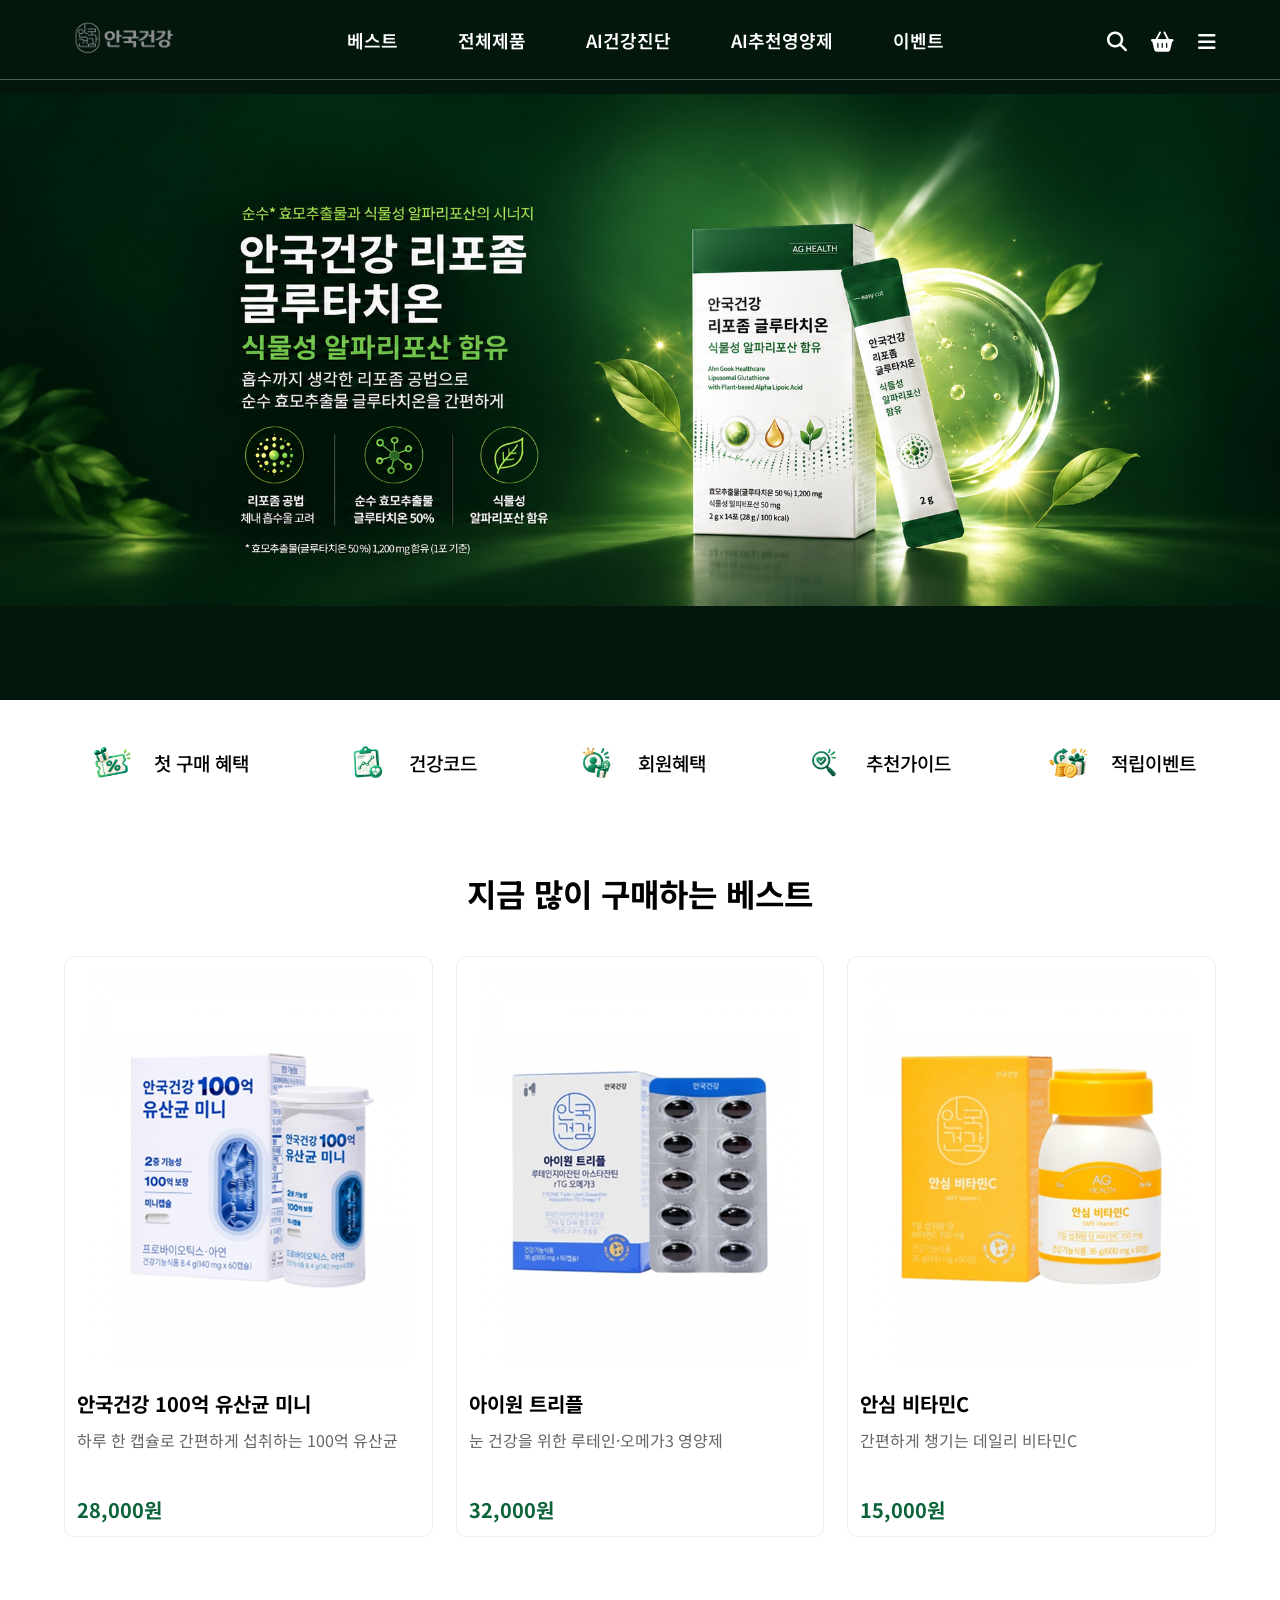
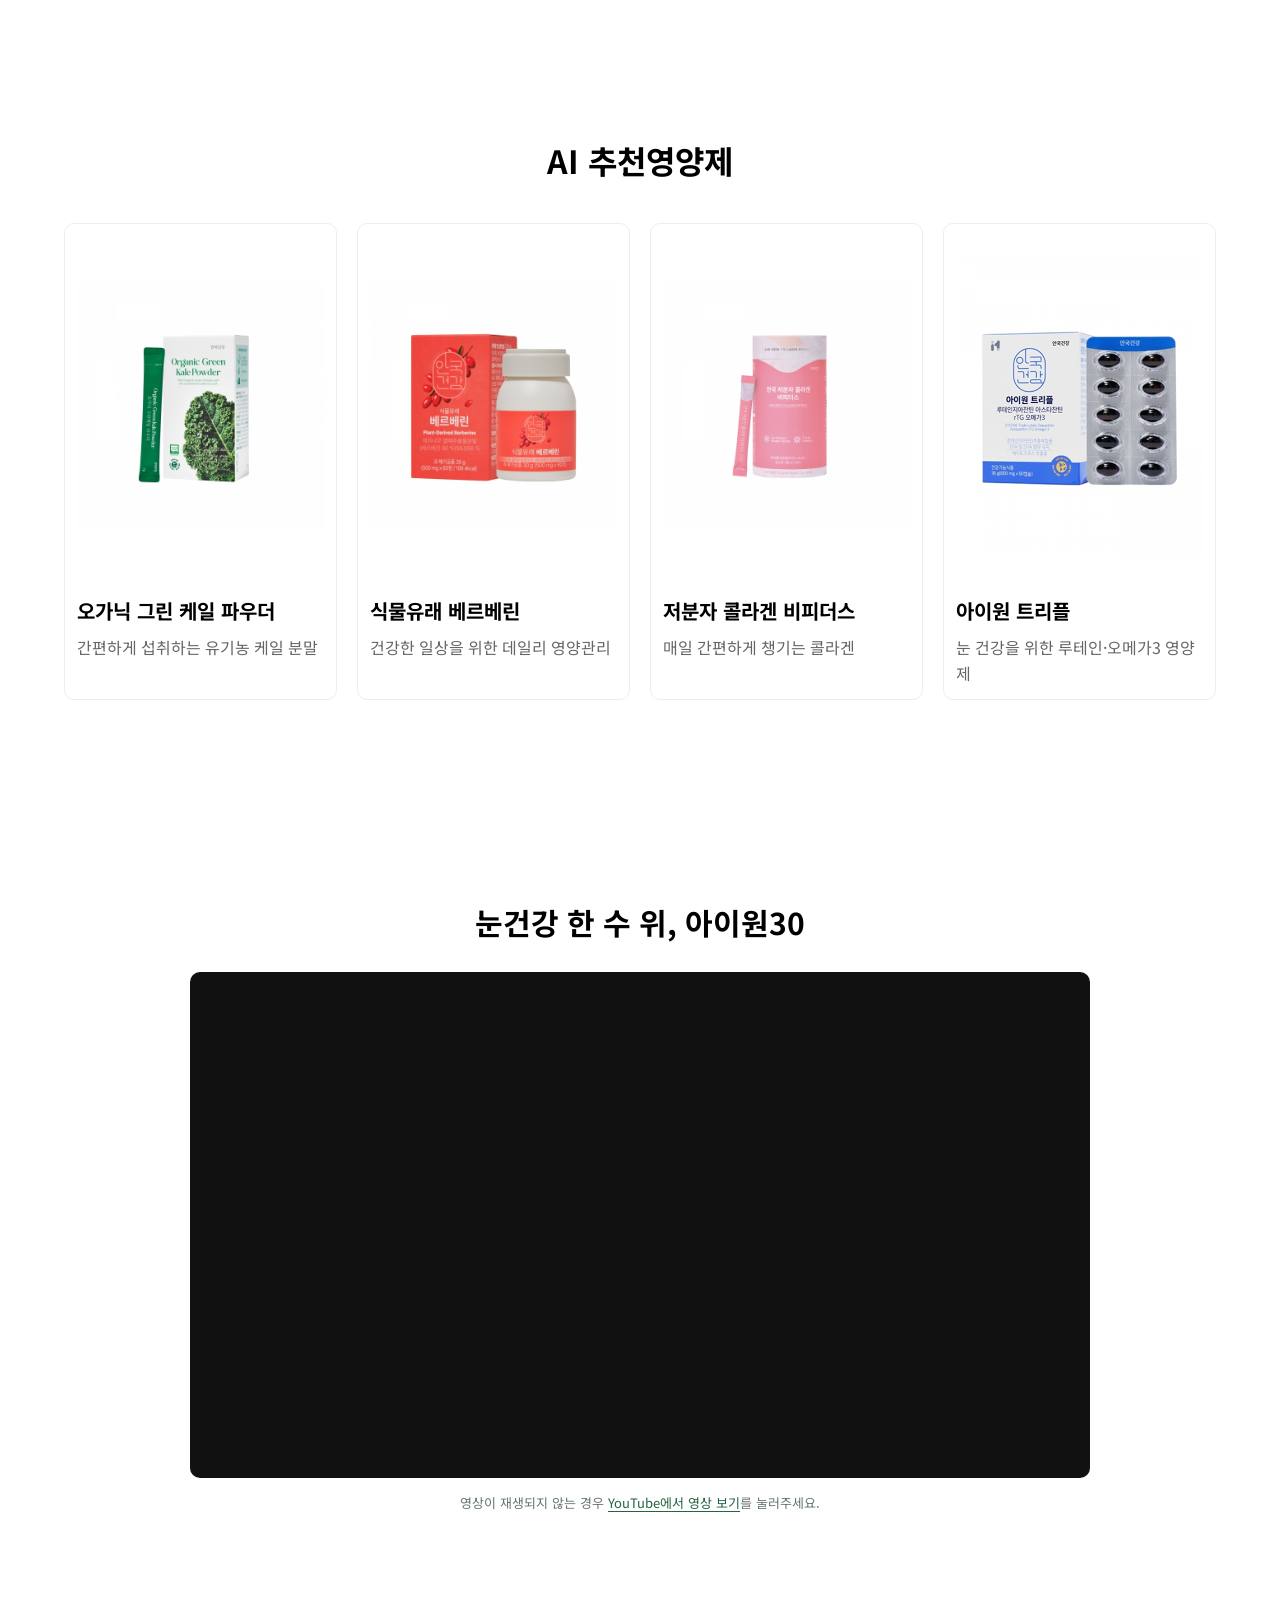
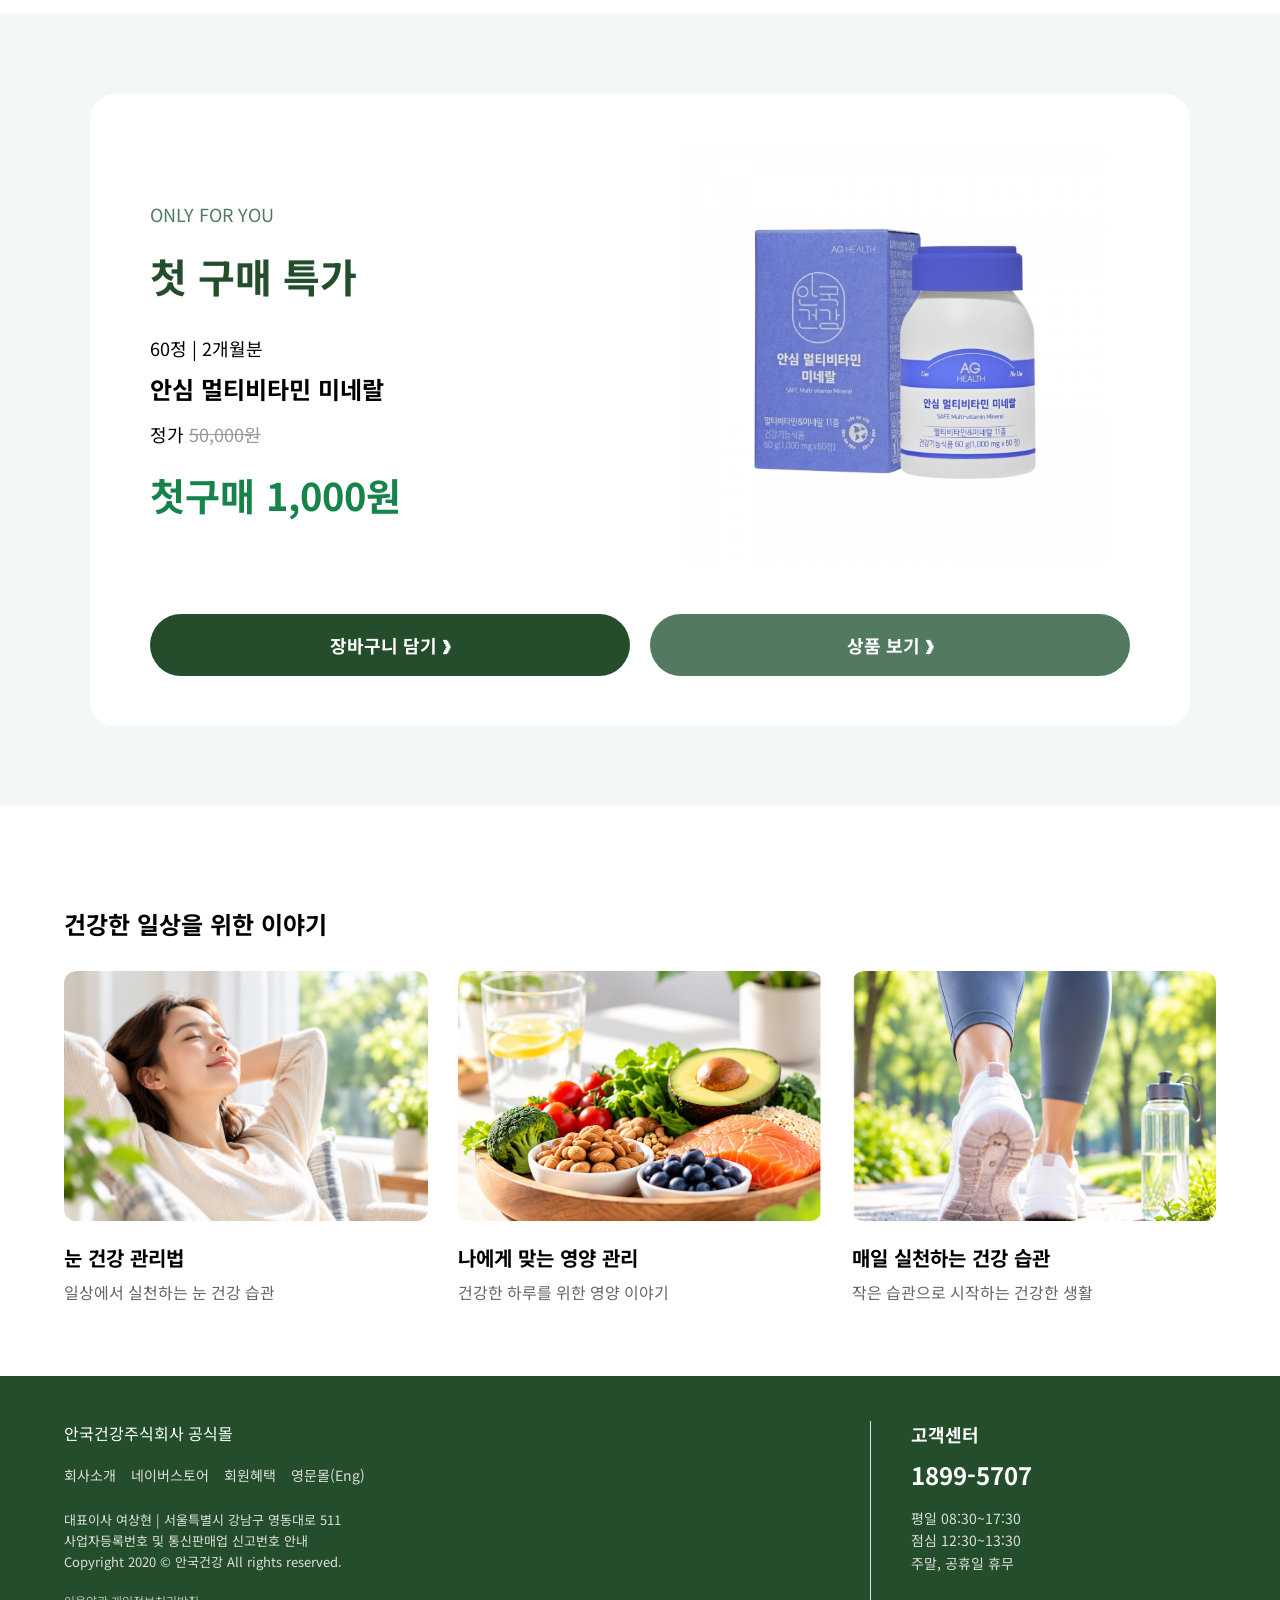
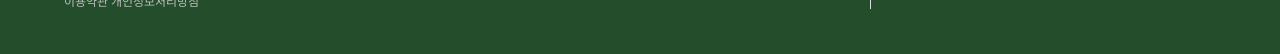
<file: AG/index.html>
<!DOCTYPE html>
<html lang="ko">
<head>
    <meta charset="UTF-8">
    <meta name="viewport" content="width=device-width, initial-scale=1.0">
    <title>AG Health</title>
    <link rel="preconnect" href="https://fonts.googleapis.com">
    <link rel="preconnect" href="https://fonts.gstatic.com" crossorigin>
    <link href="https://fonts.googleapis.com/css2?family=Noto+Sans+KR:wght@100..900&display=swap" rel="stylesheet">
    <link rel="stylesheet" href="https://cdnjs.cloudflare.com/ajax/libs/font-awesome/6.7.2/css/all.min.css">
    <style>
       *{ margin: 0; padding: 0; box-sizing: border-box;}
       /* Smooth Scroll */
html{
    scroll-behavior:smooth;
}

       a{text-decoration: none; /*밑줄제거*/
         color: rgb(231, 227, 227) /*글자색*/;}

        body{font-family: "Noto Sans KR", sans-serif;}

/* Hero */
.hero{
    width:100%;
    height:700px;
    padding:0;
    background-image:url(hero-bg.png);
    background-repeat:no-repeat;
    background-position:center center;
    background-size:100% auto;
    background-color:#03170d;
}
        header{ width: 100%;
                height: 80px;
                border-bottom: 1px solid rgba(255,255,255,0.3)}    

        .header-inner{width: 90%;                 /* 내용 영역 너비 */
                      max-width: 1400px;          /* 최대 1400px */
                      height: 80px;               /* 헤더 높이 */
                      margin: 0 auto;             /* 박스 가운데 */
                      display: flex;              /* 가로 배치 */
                      justify-content: space-between; /* 양쪽으로 간격 배치 */
                      align-items: center;        /* 세로 가운데 */}       

        .logo img{width:120px}

        /* Navigation Menu */
nav{
    display:flex;
    gap:60px;
    white-space:nowrap;
}

nav a{
    font-size:18px;
    font-weight:600;
    color:#fff;
    position:relative;
    padding:10px 0;
    transition:color 0.3s;
}

/* Menu Hover Underline */
nav a::after{
    content:"";
    position:absolute;
    left:0;
    bottom:0;
    width:0;
    height:2px;
    background:#b8e2a8;
    transition:width 0.3s;
}

nav a:hover{
    color:#b8e2a8;
}

nav a:hover::after{
    width:100%;
}
        
        /* Header Icons */
.utility{
    display:flex;
    gap:24px;
    font-size:20px;
    white-space:nowrap;
}

.utility a{
    color:#fff;
    transition:color 0.3s, transform 0.3s;
}

.utility a:hover{
    color:#b8e2a8;
    transform:translateY(-3px);
}

        /* Benefit Menu */
.benefit{width:90%; max-width:1400px; margin:0 auto; padding:35px 20px; display:flex;
         justify-content:space-between; align-items:center; gap:30px;}

.benefit-box{ display:flex; align-items:center; gap:15px; white-space:nowrap;}

.benefit-box img{ width:55px; height:55px; object-fit:contain;}

.benefit-box p{ font-size:19px; font-weight:500;}
.benefit{
    padding-bottom:15px;
}

.best{
    padding-top:65px !important;
}
/* Section */
section:not(.hero):not(.benefit){ width:100%; padding:100px 0;}

/* Wrap */
.wrap{ width:90%; max-width:1400px; margin:0 auto;}

h2{ margin-bottom:30px;}



/* Best Product Title */
.best h2{
    font-size:32px;
    font-weight:700;
    text-align:center;
    margin-bottom:40px;
}

/* Product List */
.best .big{
    display:flex;
    flex-wrap:wrap;
    gap:2%;
    align-items:stretch;
}

/* Product Card */
.best .box{
    width:32%;
    min-height:0;
    padding:12px;
    border:1px solid #eee;
    border-radius:10px;
    transition:transform 0.3s, box-shadow 0.3s;
}

/* Product Card Hover */
.best .box:hover{
    transform:translateY(-8px);
    box-shadow:0 12px 25px rgba(0,0,0,0.1);
}

/* Best Product Image */
.best .box img{
    display:block;
    width:100%;
    height:400px;
    object-fit:contain;
    background:#fff;
    border-radius:8px;
    padding:0;
}

.box h3{font-size:20px; margin-top:20px;}

.box p{font-size:16px; margin-top:10px; color:#666; line-height:1.6; min-height:52px;}

.box strong{display:block; margin-top:15px; font-size:20px; color:#0b6338;}

/* AI Recommend */
.recommend h2{
    font-size:32px;
    font-weight:700;
    text-align:center;
    margin-bottom:40px;
}

/* AI Product List */
.recommend .big{
    display:flex;
    flex-wrap:wrap;
    justify-content:space-between;
    gap:20px;
}

/* AI Product Card */
.recommend .box{
    width:calc((100% - 60px) / 4);
    padding:12px;
    border:1px solid #eee;
    border-radius:10px;
    transition:transform 0.3s, box-shadow 0.3s;
}

/* AI Product Card Hover */
.recommend .box:hover{
    transform:translateY(-8px);
    box-shadow:0 12px 25px rgba(0,0,0,0.1);
}

/* AI Product Image */
.recommend .box img{
    display:block;
    width:100%;
    height:340px;
    object-fit:contain;
    background:#fff;
    border-radius:8px;
    padding:0;
}

/* Video */
/* AG Health video — centered responsive media and fallback link */
.video { width:100%; padding:72px 0 80px; background:#fff; }
.video .wrap { width:min(92%, 1100px); margin:0 auto; }
.video h2 { text-align:center; font-size:clamp(22px,2.4vw,30px); margin:0 0 28px; }
.video-box { width:100%; max-width:900px; margin:0 auto; display:block; }
.video-box iframe { display:block; width:100%; height:auto; aspect-ratio:16 / 9; border:0; border-radius:10px; margin:0 auto; background:#111; }
.video-note { text-align:center; margin:14px auto 0; font-size:13px; line-height:1.7; color:#66766d; }
.video-note a { color:#236443; text-decoration:underline; text-underline-offset:3px; }
@media (max-width:600px) { .video{padding:44px 0 55px;} .video h2{margin-bottom:18px;} .video-box iframe{border-radius:5px;} }

 /* First Purchase */
.first-purchase{ background:#f3f8f4;
padding:80px 0 !important;}

.first-purchase .wrap{width:90%; max-width:1100px;}

/* First Purchase Card */
.first-box{ width:100%; background:white; border-radius:25px; padding:50px 60px;; margin:0 auto;
            display:flex; flex-wrap:wrap; align-items:center; justify-content:space-between; gap:30px;}

/* Product Info */
.first-info{ width:48%; text-align:left;}

.first-label{ font-size:16px; color:#527a60; margin-bottom:20px;}

.first-info h2{ font-size:40px; color:#244e2b; margin-bottom:30px;}

.first-info p{ font-size:18px; margin-top:15px;}

.first-info h3{ font-size:24px; margin-top:10px;}

.first-info del{ color:#999;}

.first-info strong{ display:block; font-size:38px; color:#16834a; margin-top:20px;}

/* Product Image */
.first-image{ width:48%; text-align:center;}

.first-image img{ width:100%; max-width:420px; height:auto; display:block; margin:0 auto;}

/* First Purchase Buttons */
.first-buttons{ width:100%; display:flex; gap:20px; margin-top:20px;}

.first-buttons a{ width:50%; padding:18px 0; text-align:center; background:#244e2b; color:white;
                  border-radius:40px; font-size:18px; font-weight:bold;}

.first-buttons a:last-child{ background:#527a60;}

/* Health Tips */
.tips-list{ display:flex; gap:30px; margin-top:30px;}

.tip-box{ width:calc((100% - 60px) / 3);}
.tip-image{
    overflow:hidden;
    border-radius:12px;
}
.tip-box img{
    width:100%;
    height:250px;
    object-fit:cover;
    border-radius:12px;
    transition:transform 0.3s ease;
}

.tip-box:hover img{
    transform:scale(1.03);
}
/* Health Tips Text */
.tip-box h3{
    font-size:20px;
    margin-top:18px;
    line-height:1.4;
}

.tip-box p{
    font-size:16px;
    color:#666;
    margin-top:8px;
    line-height:1.6;
}
/* Health Tips Spacing */
.health-tips{
    padding-bottom:70px !important;
}
/* Footer */
.footer{
    width:100%;
    background:#244e2b;
    color:white;
    padding:45px 0;
}

.footer .wrap{
    display:flex;
    justify-content:space-between;
    gap:50px;
}

/* Footer Left */
.footer-left{
    width:65%;
}

.footer-title{
    font-size:16px;
    margin-bottom:20px;
}

.footer-menu{
    display:flex;
    gap:15px;
    margin-bottom:25px;
}

.footer-menu a{
    font-size:14px;
    color:#ddd;
}

.footer-info p{
    font-size:13px;
    line-height:1.6;
    color:#ddd;
}

.footer-notice{
    font-size:12px;
    color:#bbb;
    margin-top:20px;
}

/* Footer Right */
.footer-right{
    width:30%;
    border-left:1px solid #ddd;
    padding-left:40px;
}

.footer-right h3{
    font-size:18px;
    margin-bottom:10px;
}

.footer-right strong{
    display:block;
    font-size:24px;
    margin-bottom:15px;
}

.footer-right p{
    font-size:14px;
    line-height:1.6;
    color:#ddd;
}

/* Product Card Click */
.best .box,
.recommend .box{
    cursor:pointer;
}
    </style>
</head>


<body>
    <section class="hero">
        <header>
            <div class="header-inner">
            <div class="logo"> <img src="logo-gray.png" alt=""></div>
            <nav>
    <a href="#best">베스트</a>
    <a href="#best">전체제품</a>
    <a href="#recommend">AI건강진단</a>
    <a href="#recommend">AI추천영양제</a>
    <a href="#event">이벤트</a>
</nav>
            <div class="utility">
            <a href="#"><i class="fa-solid fa-magnifying-glass"></i></a>
            <a href="#"><i class="fa-solid fa-basket-shopping"></i></a>
            <a href="#"><i class="fa-solid fa-bars"></i></a>
            </div>
            </div>
        </header>
    </section>

    <!-- 혜택 메뉴 -->
    <section class="benefit">
        <div class="benefit-box">
            <img src="first-purchase.png" alt="">
            <p>첫 구매 혜택</p>
        </div>
        <div class="benefit-box">
            <img src="health-code.png" alt="">
            <p>건강코드</p>
        </div>
        <div class="benefit-box">
            <img src="member-benefit.png" alt="">
            <p>회원혜택</p>
        </div>
        <div class="benefit-box">
            <img src="recommend-guide.png" alt="">
            <p>추천가이드</p>
        </div>
        <div class="benefit-box">
            <img src="point-event.png" alt="">
            <p>적립이벤트</p>
        </div>
    </section>



    <!-- Best Products -->
<section class="best" id="best">

    <div class="wrap">
        <h2>지금 많이 구매하는 베스트</h2>

        <div class="big">

            <div class="box">
                <img src="probiotics.png" alt="">
                <h3>안국건강 100억 유산균 미니</h3>
                <p>하루 한 캡슐로 간편하게 섭취하는 100억 유산균</p>
                <strong>28,000원</strong>
            </div>

            <div class="box">
                <img src="eye-triple.png" alt="">
                <h3>아이원 트리플</h3>
                <p>눈 건강을 위한 루테인·오메가3 영양제</p>
                <strong>32,000원</strong>
            </div>

            <div class="box">
                <img src="vitamin-c.png" alt="">
                <h3>안심 비타민C</h3>
                <p>간편하게 챙기는 데일리 비타민C</p>
                <strong>15,000원</strong>
            </div>

        </div>
    </div>

</section>

<!-- Recommended Products -->
<section class="recommend" id="recommend">
    <div class="wrap">
        <h2>AI 추천영양제</h2>

        <div class="big ai">

            <div class="box">
                <img src="kale-powder.jpg" alt="">
                <h3>오가닉 그린 케일 파우더</h3>
                <p>간편하게 섭취하는 유기농 케일 분말</p>
            </div>

            <div class="box">
                <img src="berberine.jpg" alt="">
                <h3>식물유래 베르베린</h3>
                <p>건강한 일상을 위한 데일리 영양관리</p>
            </div>

            <div class="box">
                <img src="collagen.jpg" alt="">
                <h3>저분자 콜라겐 비피더스</h3>
                <p>매일 간편하게 챙기는 콜라겐</p>
            </div>

            <div class="box">
                <img src="eye-triple.png" alt="">
                <h3>아이원 트리플</h3>
                <p>눈 건강을 위한 루테인·오메가3 영양제</p>
            </div>

        </div>
    </div>
</section>

<!-- Video -->
<section class="video">
    <div class="wrap">
        <h2>눈건강 한 수 위, 아이원30</h2>

        <div class="video-box">
            <iframe src="https://www.youtube.com/embed/waLlfItXorQ" title="안국건강 아이원30 제품 소개 영상" loading="lazy" referrerpolicy="strict-origin-when-cross-origin" allow="accelerometer; autoplay; clipboard-write; encrypted-media; gyroscope; picture-in-picture; web-share" allowfullscreen></iframe>
            <p class="video-note">영상이 재생되지 않는 경우 <a href="https://www.youtube.com/watch?v=waLlfItXorQ" target="_blank" rel="noopener noreferrer">YouTube에서 영상 보기</a>를 눌러주세요.</p>
        </div>
    </div>
</section>

<!-- First Purchase -->
<section class="first-purchase" id="event">
    <div class="wrap">

        <div class="first-box">

            <!-- Product Info -->
            <div class="first-info">
                <p class="first-label">ONLY FOR YOU</p>
                <h2>첫 구매 특가</h2>

                <p>60정 | 2개월분</p>
                <h3>안심 멀티비타민 미네랄</h3>
                <p>정가 <del>50,000원</del></p>
                <strong>첫구매 1,000원</strong>
            </div>

            <!-- Product Image -->
            <div class="first-image">
                <img src="multivitamin-mineral.jpg" alt="안심 멀티비타민 미네랄">
            </div>

            <!-- Buttons -->
            <div class="first-buttons">
                <a href="#">장바구니 담기 ❯</a>
                <a href="#">상품 보기 ❯</a>
            </div>

        </div>
    </div>
</section>

<!-- Health Tips -->
<section class="health-tips">
    <div class="wrap">
        <h2>건강한 일상을 위한 이야기</h2>

        <div class="tips-list">
            <div class="tip-box">
                <div class="tip-image">
                <img src="health-tip1.png" alt="눈 건강">
                </div>
                <h3>눈 건강 관리법</h3>
                <p>일상에서 실천하는 눈 건강 습관</p>
            </div>

            <div class="tip-box">
                <div class="tip-image">
                <img src="health-tip2.png" alt="영양 관리">
                </div>
                <h3>나에게 맞는 영양 관리</h3>
                <p>건강한 하루를 위한 영양 이야기</p>
            </div>

            <div class="tip-box">
                <div class="tip-image">
                <img src="health-tip3.png" alt="건강 습관">
                </div>
                <h3>매일 실천하는 건강 습관</h3>
                <p>작은 습관으로 시작하는 건강한 생활</p>
            </div>
        </div>
    </div>
</section>

<!-- Footer -->
<footer class="footer">
    <div class="wrap">

        <div class="footer-left">
            <p class="footer-title">안국건강주식회사 공식몰</p>

            <div class="footer-menu">
                <a href="#">회사소개</a>
                <a href="#">네이버스토어</a>
                <a href="#">회원혜택</a>
                <a href="#">영문몰(Eng)</a>
            </div>

            <div class="footer-info">
                <p>대표이사 여상현 | 서울특별시 강남구 영동대로 511</p>
                <p>사업자등록번호 및 통신판매업 신고번호 안내</p>
                <p>Copyright 2020 © 안국건강 All rights reserved.</p>
            </div>

            <p class="footer-notice">
                이용약관 개인정보처리방침
            </p>
        </div>

        <div class="footer-right">
            <h3>고객센터</h3>
            <strong>1899-5707</strong>

            <p>평일 08:30~17:30</p>
            <p>점심 12:30~13:30</p>
            <p>주말, 공휴일 휴무</p>
        </div>

    </div>
</footer>

</body>
</html>
</file>
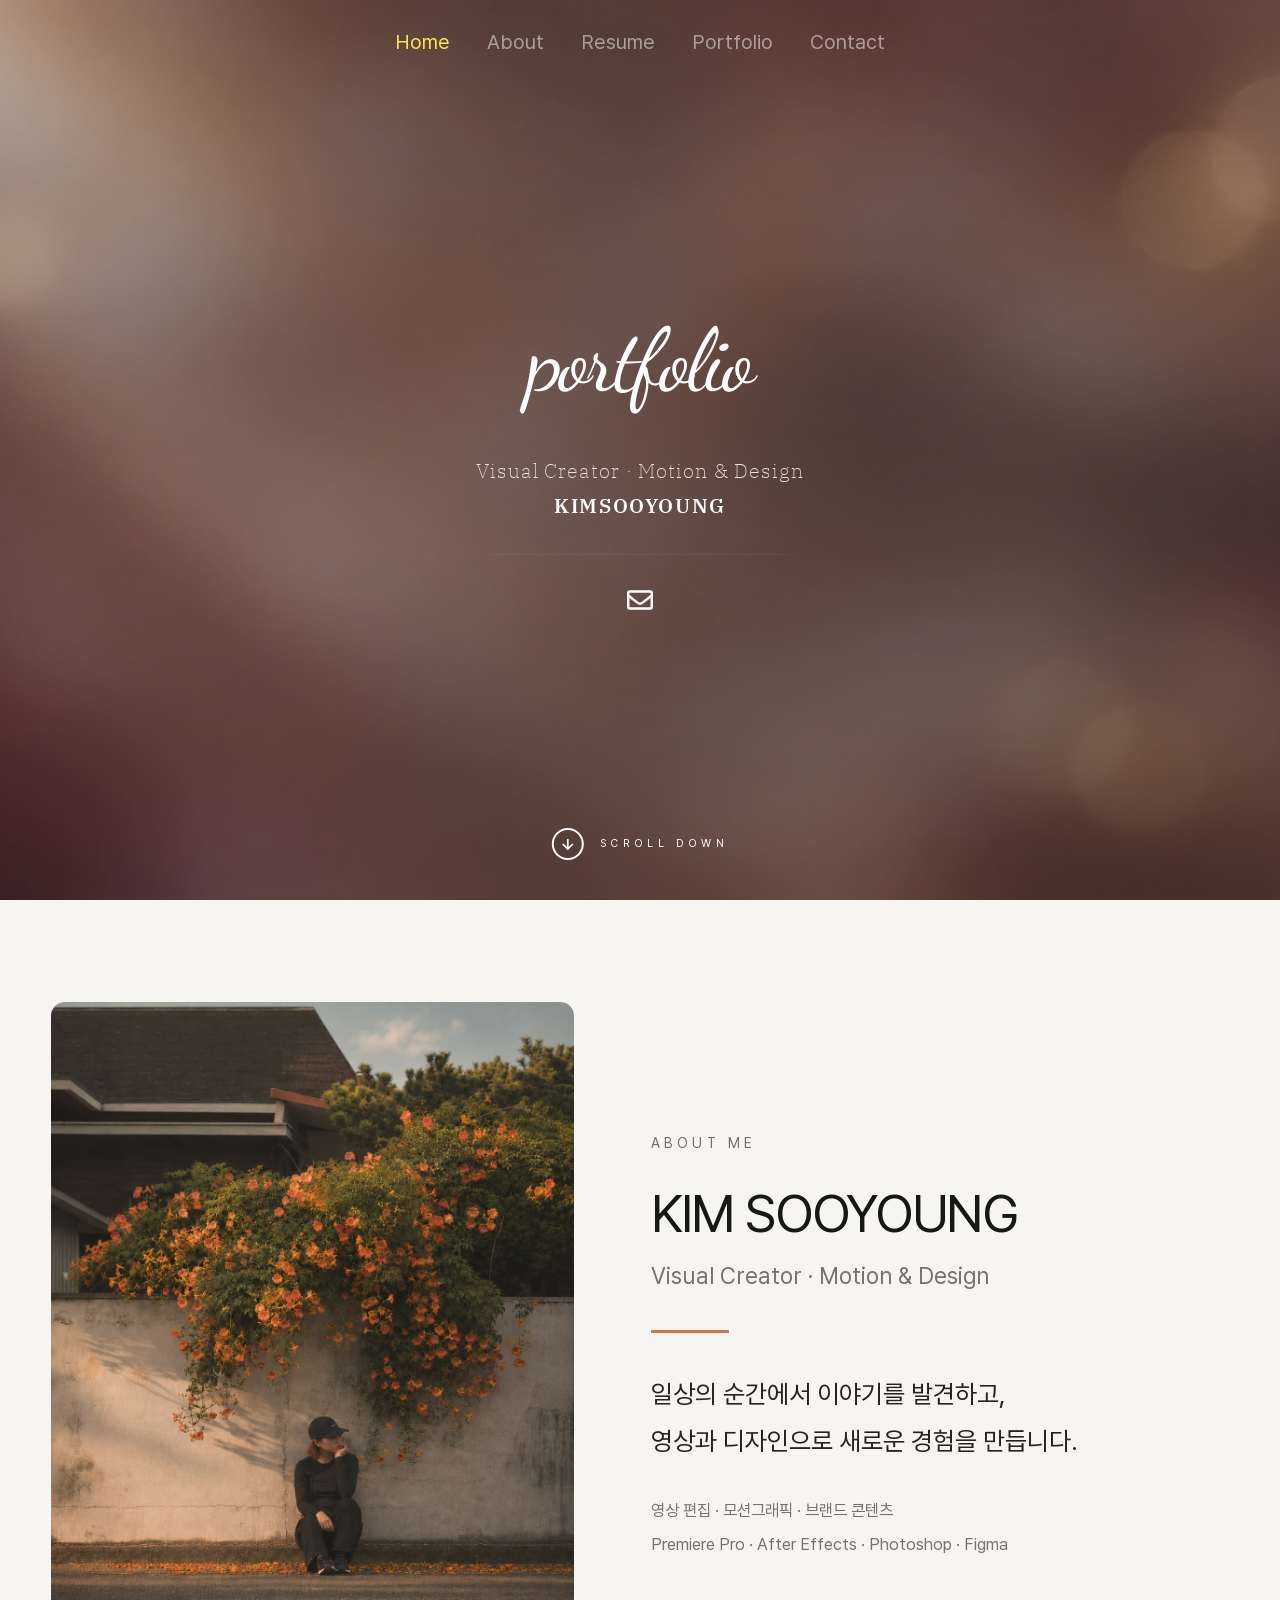
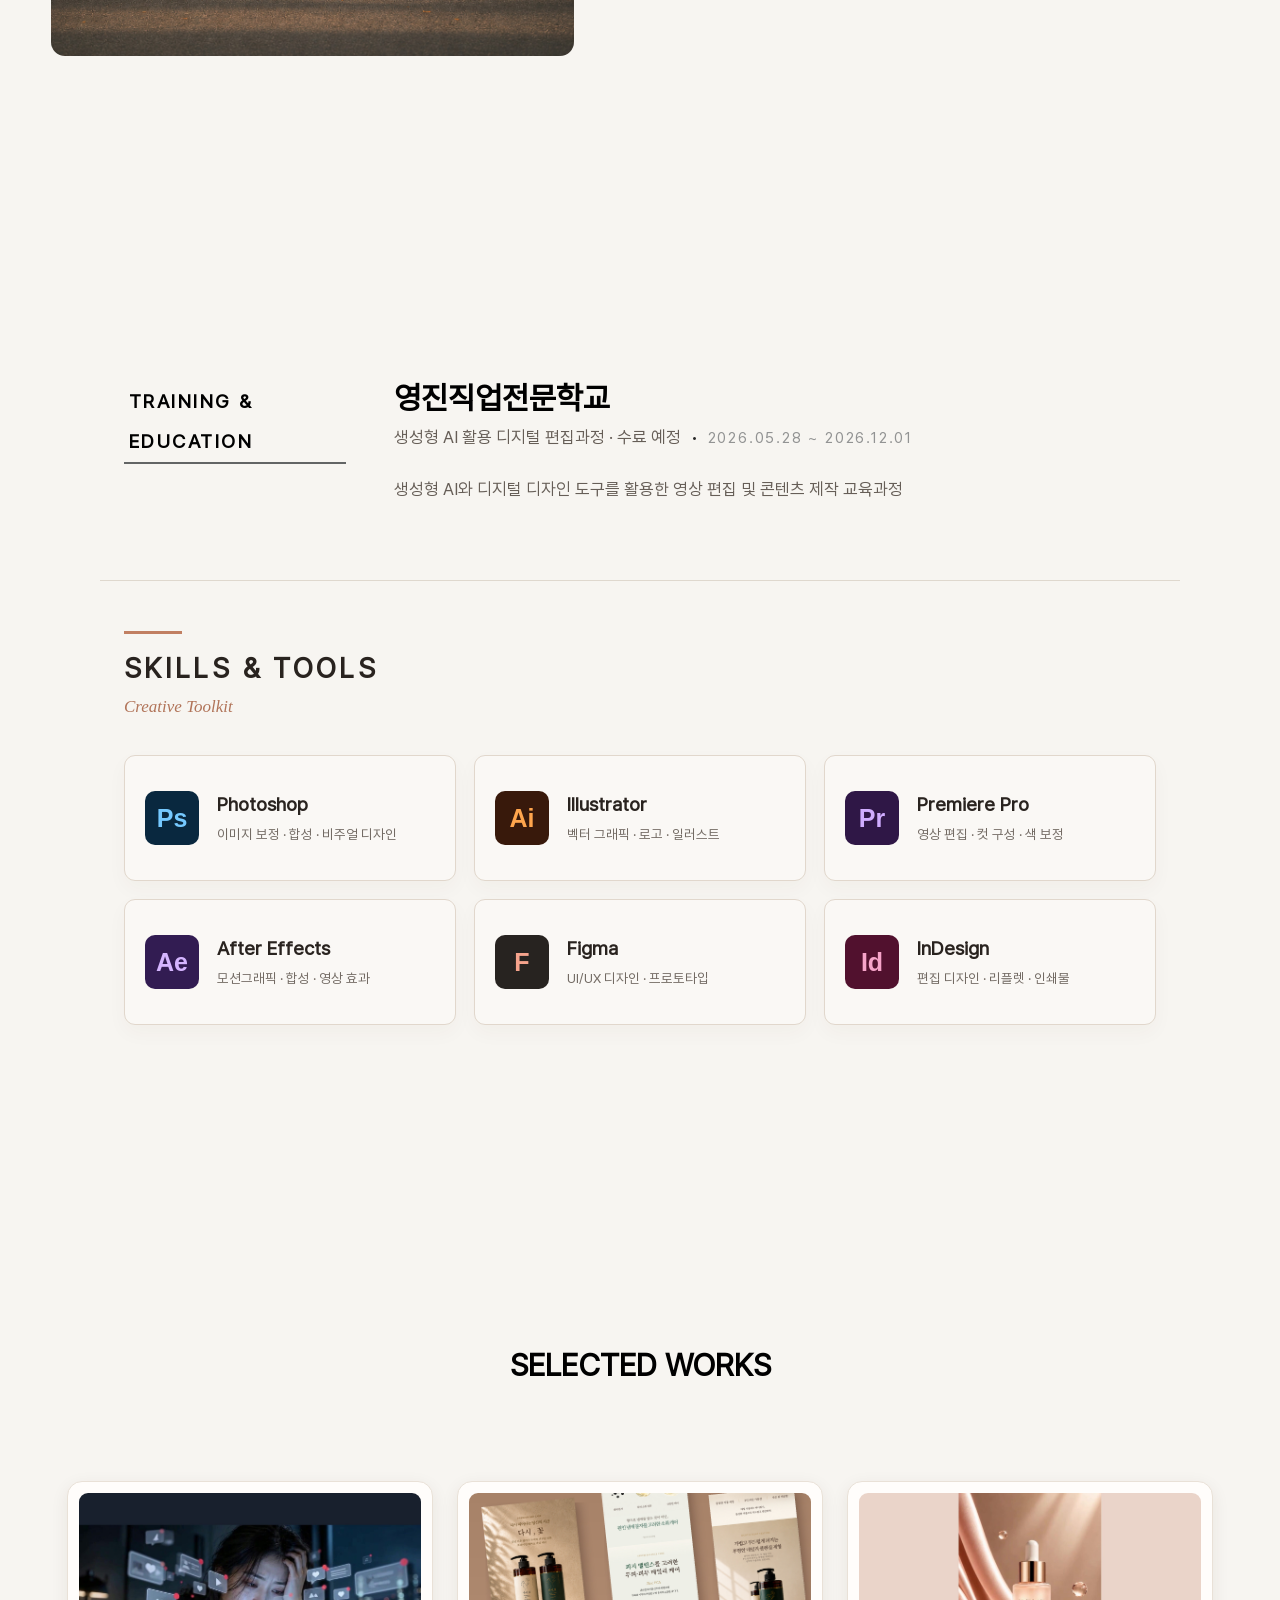
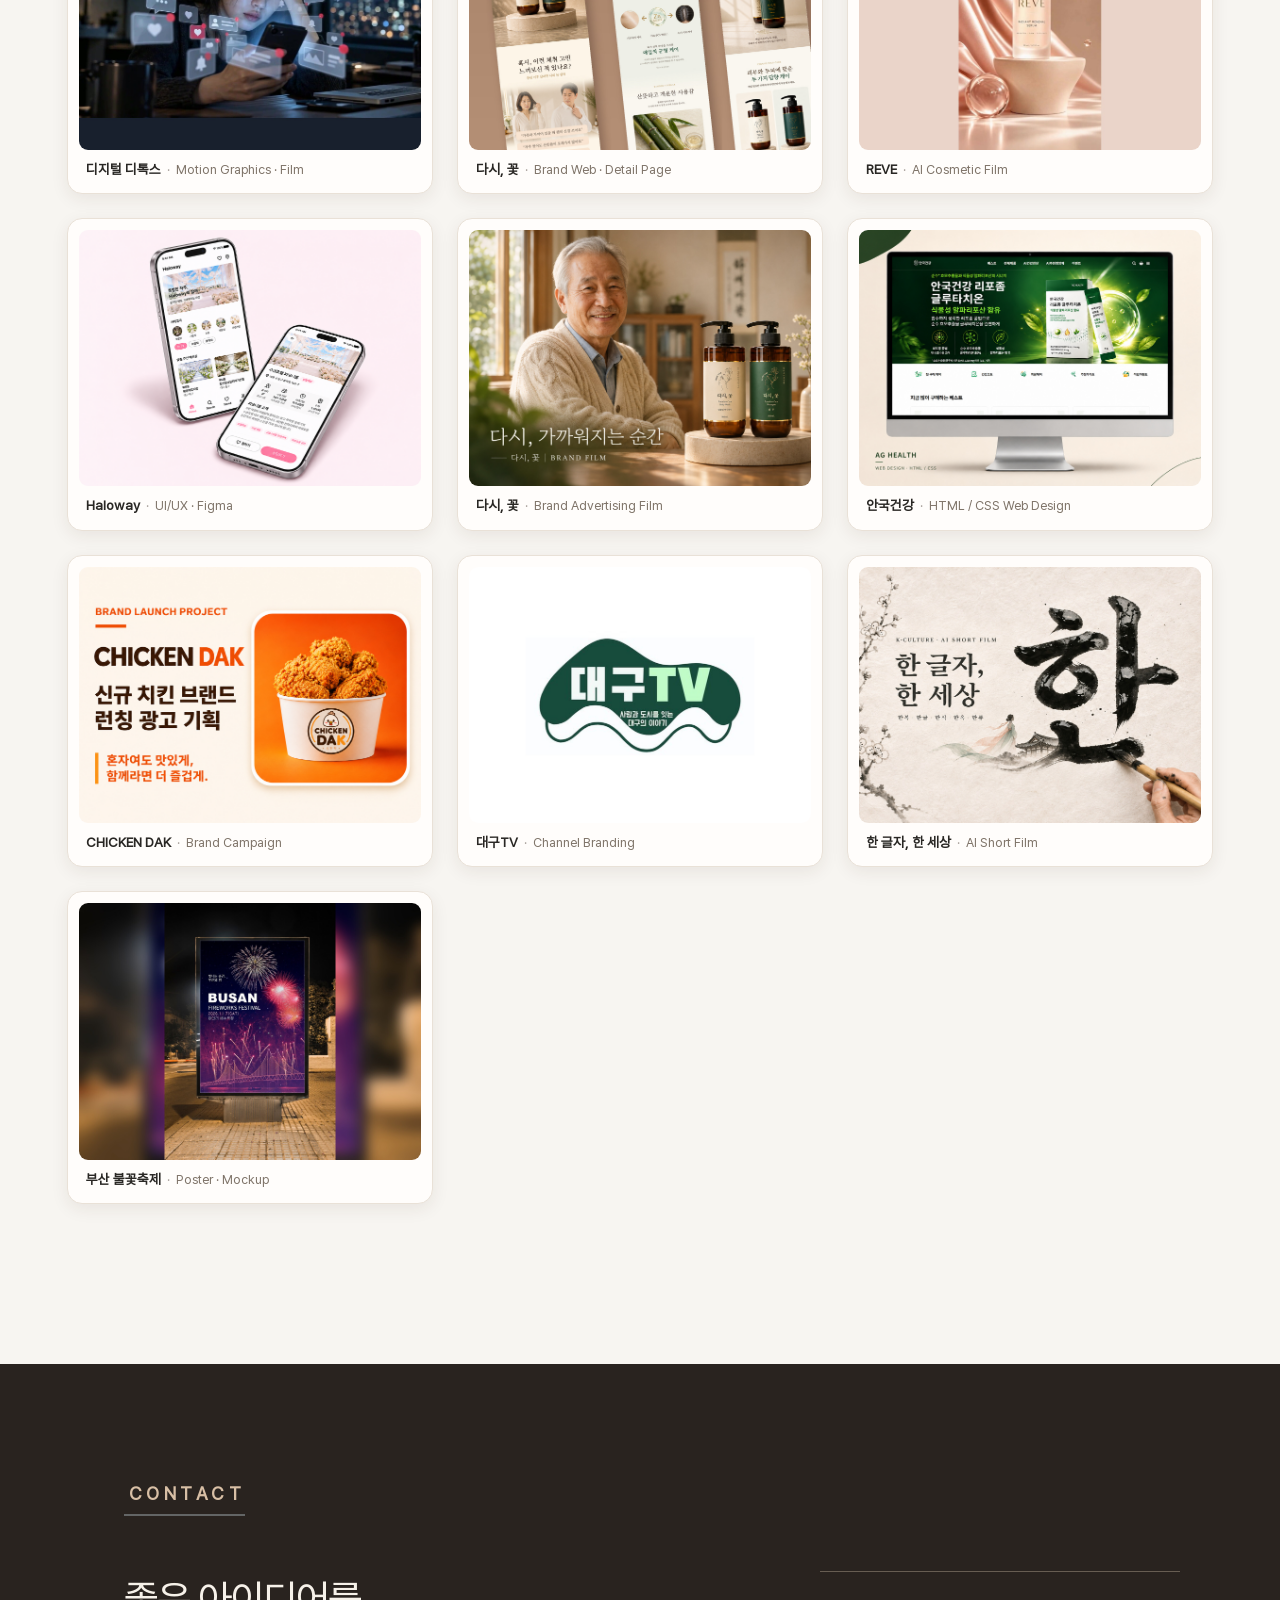
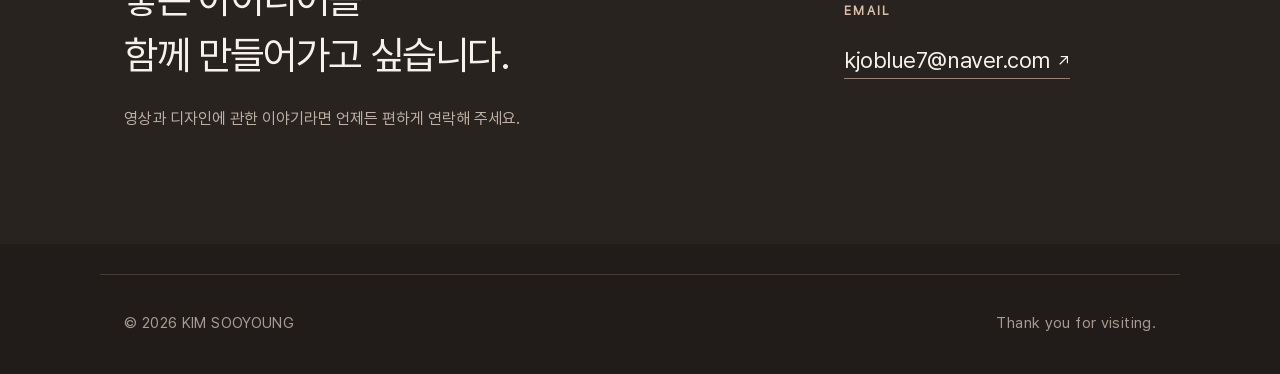
<file: kimsooyoung/index.html>
<!DOCTYPE html>

<html class="no-js" lang="en">
<head>
<!--- basic page needs
    ================================================== -->
<meta charset="utf-8"/>
<title>KIMSOOYOUNG's Portfolio</title>
<meta content="portfolio" name="description"/>
<meta content="KIMSOOYOUNG" name="author"/>
<!-- mobile specific metas
    ================================================== -->
<meta content="width=device-width, initial-scale=1" name="viewport"/>
<!-- CSS
    ================================================== -->
<link href="css/styles.css" rel="stylesheet"/>
<link href="css/vendor.css" rel="stylesheet"/>
<!-- script
    ================================================== -->
<script defer="" src="js/vendor/fontawesome/all.min.js"></script>
<!-- favicons
    ================================================== -->
<link href="apple-touch-icon.png" rel="apple-touch-icon" sizes="180x180"/>
<link href="favicon-32x32.png" rel="icon" sizes="32x32" type="image/png"/>
<link href="favicon-16x16.png" rel="icon" sizes="16x16" type="image/png"/>
</head>
<body class="ss-preload" id="top">
<!-- preloader
    ================================================== -->
<div id="preloader">
<div id="loader"></div>
</div>
<!-- header
    ================================================== -->
<header class="s-header">
<div class="row s-header__nav-wrap">
<nav class="s-header__nav">
<ul>
<li class="current"><a class="smoothscroll" href="#hero">Home</a></li>
<li><a class="smoothscroll" href="#about">About</a></li>
<li><a class="smoothscroll" href="#resume">Resume</a></li>
<li><a class="smoothscroll" href="#portfolio">Portfolio</a></li>
<li><a class="smoothscroll" href="#contact">Contact</a></li>
</ul>
</nav>
</div> <!-- end row -->
<a class="s-header__menu-toggle" href="#0" title="Menu">
<span class="s-header__menu-icon"></span>
</a>
</header> <!-- end s-header -->
<!-- hero
    ================================================== -->
<section class="s-hero target-section" id="hero">
<div class="s-hero__bg rellax" data-rellax-speed="-7"></div>
<div class="row s-hero__content">
<div class="column">
<div class="s-hero__content-about">
<h1 class="dancing">portfolio</h1>
<h3>Visual Creator · Motion &amp; Design<br/><a class="smoothscroll" href="#about">KIMSOOYOUNG</a></h3>
<div class="s-hero__content-social">
<a aria-label="이메일 보내기" href="mailto:kjoblue7@naver.com"><i aria-hidden="true" class="far fa-envelope"></i></a>
</div>
</div> <!-- end s-hero__content-about -->
</div>
</div> <!-- s-hero__content -->
<div class="s-hero__scroll">
<a class="s-hero__scroll-link smoothscroll" href="#about">
<span class="scroll-arrow">
<svg height="24" style="fill:rgba(0, 0, 0, 1);" viewbox="0 0 24 24" width="24" xmlns="http://www.w3.org/2000/svg"><path d="M18.707 12.707L17.293 11.293 13 15.586 13 6 11 6 11 15.586 6.707 11.293 5.293 12.707 12 19.414z"></path></svg>
</span>
<span class="scroll-text">Scroll Down</span>
</a>
</div> <!-- s-hero__scroll -->
</section> <!-- end s-hero -->
<!-- about
    ================================================== -->
<section class="s-about target-section" id="about">
<div class="row about-editorial">
<div class="about-editorial__photo">
<img alt="주황색 꽃이 피어난 담장 아래에 앉아 있는 김수영의 감성적인 프로필 사진" loading="lazy" src="images/avatars/sooyoung_vintage_profile.jpg"/>
</div>
<div class="about-editorial__copy">
<p class="about-editorial__eyebrow">ABOUT ME</p>
<h2>KIM SOOYOUNG</h2>
<p class="about-editorial__role">Visual Creator · Motion &amp; Design</p>
<span aria-hidden="true" class="about-editorial__accent"></span>
<p class="about-editorial__intro">일상의 순간에서 이야기를 발견하고,<br/>영상과 디자인으로 새로운 경험을 만듭니다.</p>
<p class="about-editorial__skills">영상 편집 · 모션그래픽 · 브랜드 콘텐츠</p>
<p class="about-editorial__tools">Premiere Pro · After Effects · Photoshop · Figma</p>
</div>
</div> <!-- end row -->
</section> <!-- end s-about -->
<!-- resume
    ================================================== -->
<section class="s-resume target-section" id="resume">
<div class="row s-resume__section resume-career">
<div class="column large-3 tab-12">
<h3 class="section-header-allcaps">TRAINING &amp; EDUCATION</h3>
</div>
<div class="column large-9 tab-12">
<div class="resume-block">
<div class="resume-block__header">
<h4 class="h3">영진직업전문학교</h4>
<p class="resume-block__header-meta">
<span>생성형 AI 활용 디지털 편집과정 · 수료 예정</span>
<span class="resume-block__header-date">
                                2026.05.28 ~ 2026.12.01
                            </span>
</p>
</div>
<p>
                        생성형 AI와 디지털 디자인 도구를 활용한 영상 편집 및 콘텐츠 제작 교육과정
                    </p>
</div> <!-- end resume-block -->
</div>
</div>
<!-- s-resume__section

        <div class="row s-resume__section">
            <div class="column large-3 tab-12">
                <h3 class="section-header-allcaps">Education</h3>
            </div>
            <div class="column large-9 tab-12">
                <div class="resume-block">

                    <div class="resume-block__header">
                        <h4 class="h3">University of Life</h4>
                        <p class="resume-block__header-meta">
                            <span>Master in Graphic Design</span> 
                            <span class="resume-block__header-date">
                                April 2015
                            </span>
                        </p>
                    </div>

                    <p>
                    Lorem ipsum dolor sit, amet consectetur adipisicing elit. Inventore 
                    vero quidem nobis maxime dolorem aliquam quisquam eum ipsum amet. Vitae 
                    aut atque fuga dolorem. Vel voluptatibus fugiat nam. Impedit aperiam 
                    nesciunt facilis! Porro architecto dicta inventore tempora ratione quia odio.
                    </p>

                </div> end resume-block

                <div class="resume-block">

                    <div class="resume-block__header">
                        <h4 class="h3">School of Cool Designers</h4>
                        <p class="resume-block__header-meta">
                            <span>B.A. Degree in Graphic Design</span> 
                            <span class="resume-block__header-date">
                                August 2012
                            </span>
                        </p>
                    </div>

                    <p>
                    Lorem ipsum dolor sit, amet consectetur adipisicing elit. Inventore 
                    vero quidem nobis maxime dolorem aliquam quisquam eum ipsum amet. Vitae 
                    aut atque fuga dolorem. Vel voluptatibus fugiat nam. Impedit aperiam 
                    nesciunt facilis! Porro architecto dicta inventore tempora ratione quia odio.
                    </p>

                </div> end resume-block
            </div>
        </div>  s-resume__section -->
<div class="row s-resume__section resume-skills">
<div class="column large-12">
<div class="skills-intro">
<h3>SKILLS &amp; TOOLS</h3>
<p>Creative Toolkit</p>
</div>
<div class="skills-card-grid">
<article class="skills-card"><span aria-hidden="true" class="skills-app-icon skills-app-icon--ps">Ps</span><div><h4>Photoshop</h4><p>이미지 보정 · 합성 · 비주얼 디자인</p></div></article>
<article class="skills-card"><span aria-hidden="true" class="skills-app-icon skills-app-icon--ai">Ai</span><div><h4>Illustrator</h4><p>벡터 그래픽 · 로고 · 일러스트</p></div></article>
<article class="skills-card"><span aria-hidden="true" class="skills-app-icon skills-app-icon--pr">Pr</span><div><h4>Premiere Pro</h4><p>영상 편집 · 컷 구성 · 색 보정</p></div></article>
<article class="skills-card"><span aria-hidden="true" class="skills-app-icon skills-app-icon--ae">Ae</span><div><h4>After Effects</h4><p>모션그래픽 · 합성 · 영상 효과</p></div></article>
<article class="skills-card"><span aria-hidden="true" class="skills-app-icon skills-app-icon--fg">F</span><div><h4>Figma</h4><p>UI/UX 디자인 · 프로토타입</p></div></article>
<article class="skills-card"><span aria-hidden="true" class="skills-app-icon skills-app-icon--id">Id</span><div><h4>InDesign</h4><p>편집 디자인 · 리플렛 · 인쇄물</p></div></article>
</div>
</div>
</div> <!-- s-resume__section -->
</section> <!-- end s-resume -->
<!-- portfolio
    ================================================== -->
<section class="s-portfolio target-section" id="portfolio">
<div class="row s-portfolio__header">
<div class="column large-12">
<h3>SELECTED WORKS</h3>
</div>
</div>
<div class="row collapse block-large-1-3 block-medium-1-3 block-tab-1-2 block-500-stack folio-list">
<div class="column folio-item">
<a class="folio-item__thumb" href="#modal-04">
<img alt="디지털 디톡스 영상 썸네일" src="images/portfolio/01_digital_detox/school_thumb_04.jpg"/>
</a>
<p class="folio-item__caption"><strong>디지털 디톡스</strong><span>Motion Graphics · Film</span></p>
</div><div class="column folio-item">
<a class="folio-item__thumb" href="#modal-13">
<img alt="다시, 꽃 랜딩페이지와 상세페이지 디자인 썸네일" src="images/portfolio/02_reflower/reflower_detail_thumb.jpg"/>
</a>
<p class="folio-item__caption"><strong>다시, 꽃</strong><span>Brand Web · Detail Page</span></p>
</div><div class="column folio-item">
<a class="folio-item__thumb" href="#modal-07">
<img alt="REVE 세럼 광고영상 썸네일" src="images/portfolio/03_reve/school_thumb_07.jpg"/>
</a>
<p class="folio-item__caption"><strong>REVE</strong><span>AI Cosmetic Film</span></p>
</div><div class="column folio-item">
<a class="folio-item__thumb" href="#modal-08">
<img alt="Haloway 웨딩 앱 UI UX 디자인 목업" src="images/portfolio/04_haloway/haloway_wedding_mockup.png"/>
</a>
<p class="folio-item__caption"><strong>Haloway</strong><span>UI/UX · Figma</span></p>
</div><div class="column folio-item">
<a class="folio-item__thumb" href="#modal-02">
<img alt="다시, 꽃 광고영상과 제작기획서 썸네일" src="images/portfolio/02_reflower/reflower_video_thumb_v2.jpg"/>
</a>
<p class="folio-item__caption"><strong>다시, 꽃</strong><span>Brand Advertising Film</span></p>
</div><div class="column folio-item">
<a class="folio-item__thumb" href="#modal-14">
<img alt="안국건강 웹디자인 및 HTML CSS 프로젝트" src="images/portfolio/05_ag_health/ag_health_thumb.jpg"/>
</a>
<p class="folio-item__caption"><strong>안국건강</strong><span>HTML / CSS Web Design</span></p>
</div><div class="column folio-item">
<a class="folio-item__thumb" href="#modal-05">
<img alt="치킨닥 신규 치킨 브랜드 런칭 광고 기획 썸네일" src="images/portfolio/06_chickendak/chickendak_brand_thumb.jpg"/>
</a>
<p class="folio-item__caption"><strong>CHICKEN DAK</strong><span>Brand Campaign</span></p>
</div><div class="column folio-item">
<a class="folio-item__thumb" href="#modal-03">
<img alt="대구TV 채널 로고 리디자인" src="images/portfolio/07_daegu_tv/school_thumb_03.jpg"/>
</a>
<p class="folio-item__caption"><strong>대구TV</strong><span>Channel Branding</span></p>
</div><div class="column folio-item">
<a class="folio-item__thumb" href="#modal-06">
<img alt="한 글자, 한 세상 K-컬처 AI 숏폼 영상 썸네일" src="images/portfolio/08_han_one_world/han_one_world_thumb.jpg"/>
</a>
<p class="folio-item__caption"><strong>한 글자, 한 세상</strong><span>AI Short Film</span></p>
</div><div class="column folio-item">
<a class="folio-item__thumb" href="#modal-01">
<img alt="부산 불꽃축제 포스터 광고판 목업" src="images/portfolio/09_busan_fireworks/school_thumb_01.jpg"/>
</a>
<p class="folio-item__caption"><strong>부산 불꽃축제</strong><span>Poster · Mockup</span></p>
</div></div> <!-- end folio-list -->
<!-- Modal Templates Popup
        =========================================================== -->
<div hidden="" id="modal-14">
<div class="modal-popup modal-popup--ag">
<div class="modal-popup__desc">
<h5>안국건강 — 건강기능식품 쇼핑몰 웹디자인</h5>
<p class="ps">HTML과 CSS로 제작한 건강기능식품 쇼핑몰 웹페이지입니다. 메인 배너, 상품 카드, 추천 및 이벤트 영역을 구성했습니다.</p><div aria-label="프로젝트 핵심 정보" class="project-facts"><div class="project-facts__row"><strong>PROJECT</strong><span>건강기능식품 쇼핑몰의 홈 화면을 시각적으로 재구성</span></div><div class="project-facts__row"><strong>MY ROLE</strong><span>메인 배너 · 제품 카드 · 추천/혜택 섹션 · 웹페이지 구현</span></div><div class="project-facts__row"><strong>TOOLS</strong><span>HTML · CSS</span></div></div>
<ul class="modal-popup__cat">
<li>Web Design</li>
<li>HTML / CSS</li>
</ul>
<a class="modal-popup__details modal-popup__details--primary" href="https://ideaaedi9-gh.github.io/AG/" rel="noopener" target="_blank">웹사이트 직접 보기 ↗</a>
</div>
<img alt="안국건강 웹페이지 디자인 목업" src="images/portfolio/05_ag_health/ag_health_thumb.jpg" style="display:block;position:static;top:auto;left:auto;transform:none;width:100%;max-width:100%;height:auto;margin:0;"/>
<section aria-label="안국건강 웹사이트 프로젝트 소개 페이지" class="ag-health-plan">
<img alt="안국건강 웹사이트 리디자인 프로젝트 소개 페이지: 프로젝트 개요, 6단계 프로세스, 메뉴 구조 개선, 메인 페이지 UI, 디자인 시스템, HTML/CSS 구현" decoding="async" loading="lazy" src="images/portfolio/05_ag_health/ag_health_project_intro.jpg"/>
</section>
</div>
</div> <!-- end modal -->
<div hidden="" id="modal-01">
<div class="modal-popup modal-popup--busan">
<div class="modal-popup__desc">
<h5>부산 불꽃축제 — 포스터 디자인</h5>
<p class="ps">광안대교와 밤하늘의 불꽃을 중심으로 부산의 축제 분위기를 표현한 포스터 프로젝트입니다.</p>
<div aria-label="프로젝트 핵심 정보" class="project-facts">
<div class="project-facts__row"><strong>PROJECT</strong><span>부산의 밤과 불꽃축제의 현장감을 시각화</span></div>
<div class="project-facts__row"><strong>MY ROLE</strong><span>포스터 레이아웃 · 이미지 합성 · 옥외 광고 목업</span></div>
<div class="project-facts__row"><strong>TOOLS</strong><span>Photoshop · Illustrator</span></div>
</div>
<ul class="modal-popup__cat"><li>Poster Design</li><li>Billboard Mockup</li><li>Design Process</li></ul>
</div>
<section aria-label="부산 불꽃축제 포스터 목업" class="busan-artwork busan-artwork--v52">
<figure class="busan-artwork__hero">
<img alt="부산 불꽃축제 야간 광고판 적용 목업" decoding="async" loading="lazy" src="images/portfolio/09_busan_fireworks/Busan_Fireworks_Billboard.jpg"/>
<figcaption>01 · 야간 광고판 적용 목업</figcaption>
</figure>
<figure class="busan-artwork__secondary">
<img alt="콘크리트 블록에 기대어 놓은 부산 불꽃축제 포스터 목업" decoding="async" loading="lazy" src="images/portfolio/09_busan_fireworks/busan_stone_mockup.png"/>
<figcaption>02 · 포스터 디스플레이 목업</figcaption>
</figure>
</section>
<section aria-label="부산 불꽃축제 프로젝트 기획 소개" class="busan-project-plan">
<h6>PROJECT OVERVIEW <span>기획 소개 · 디자인 프로세스</span></h6>
<img alt="부산 불꽃축제 포스터 프로젝트 소개 페이지: 디자인 콘셉트, 타깃, 아이디어 스케치, 시안 비교와 완성작" decoding="async" loading="lazy" src="images/portfolio/09_busan_fireworks/busan_poster_plan_2x.jpg"/>
</section>
</div>
</div> <!-- end modal -->
<div hidden="" id="modal-02">
<div class="modal-popup modal-popup--reflower-film"><div class="modal-popup__desc">
<h5>다시, 꽃 — 광고영상 및 제작기획서</h5>
<div>
<p class="ps">중장년층을 위한 프리미엄 샴푸·바디워시 브랜드 광고영상과 제작기획서입니다. 영상 24초.</p>
<ul class="modal-popup__cat">
<li>Brand Advertising</li>
<li>Video Editing</li>
<li>Planning</li>
</ul>
</div><div aria-label="프로젝트 핵심 정보" class="project-facts"><div class="project-facts__row"><strong>PROJECT</strong><span>중장년 프리미엄 케어 브랜드의 감성 광고 기획</span></div><div class="project-facts__row"><strong>MY ROLE</strong><span>광고 콘셉트 · 제작기획서 · 영상 장면 구성 및 편집</span></div><div class="project-facts__row"><strong>TOOLS</strong><span>영상 편집 도구 · AI 제작 도구</span></div></div>
</div>
<video controls="" playsinline="" poster="images/portfolio/02_reflower/reflower_video_thumb_v2.jpg" preload="metadata" style="display:block;width:100%;height:auto;max-height:70vh;background:#151515;">
<source src="images/portfolio/02_reflower/reflower_ad_v2.mp4" type="video/mp4"/>
                    브라우저가 동영상 재생을 지원하지 않습니다.
                </video>
<section aria-label="다시, 꽃 광고영상 제작기획 소개" class="reflower-film-plan">
<div class="reflower-film-plan__heading"><span>ADVERTISING CAMPAIGN PROPOSAL</span><h6>다시, 꽃 | 광고영상 제작기획</h6></div>
<img alt="다시, 꽃 광고영상 프로젝트 기획 소개: 프로젝트 개요, 타겟 분석, 광고 콘셉트, 6컷 스토리보드, 세일즈 포인트와 제작 방향" decoding="async" loading="lazy" src="images/portfolio/02_reflower/reflower_film_plan_vertical.jpg"/>
</section>

</div>
</div> <!-- end modal -->
<div hidden="" id="modal-13">
<div class="modal-popup modal-popup--detail"><div class="modal-popup__desc">
<h5>다시, 꽃 — 브랜드 웹디자인</h5>
<p class="ps">중장년층을 위한 프리미엄 헤어·바디케어 브랜드의 랜딩페이지와 제품 상세페이지를 함께 디자인했습니다. 랜딩페이지의 구매 버튼은 포트폴리오용 테스트 기능입니다.</p>
<div aria-label="프로젝트 핵심 정보" class="project-facts">
<div class="project-facts__row"><strong>PROJECT</strong><span>프리미엄 헤어·바디케어 브랜드의 제품 정보를 웹과 상세페이지로 표현</span></div>
<div class="project-facts__row"><strong>MY ROLE</strong><span>상세페이지 디자인 · 반응형 랜딩페이지 구성 · HTML/CSS 구현</span></div>
<div class="project-facts__row"><strong>TOOLS</strong><span>Figma · HTML · CSS</span></div>
</div>
<ul class="modal-popup__cat"><li>Landing Page Design</li><li>Detail Page Design</li><li>Product Design</li></ul>

</div>

<section aria-label="다시, 꽃 상세페이지" class="reflower-detail-gallery" id="reflower-detail-gallery">
<div class="reflower-detail-images">
<img alt="다시, 꽃 제품 상세페이지 — 전반부" loading="eager" src="images/portfolio/02_reflower/reflower_detail_01.jpg"/>
<img alt="다시, 꽃 제품 상세페이지 — 후반부" loading="lazy" src="images/portfolio/02_reflower/reflower_detail_02.jpg"/>
</div>
</section>

<div style="padding:22px 0 12px;text-align:center;clear:both">
<a class="reflower-landing-link" href="reflower-final-v2.html" rel="noopener" target="_blank">랜딩페이지 직접 보기 ↗</a>
</div></div>
</div> <!-- end modal -->
<div hidden="" id="modal-03">
<div class="modal-popup modal-popup--daegutv">
<div class="modal-popup__desc">
<h5>대구TV 채널 브랜딩 리디자인</h5>
<p class="ps">기존 채널 분석을 바탕으로 로고, 채널 배너, 썸네일과 인트로 방향을 제안한 디자인 프로젝트입니다.</p>
<div aria-label="프로젝트 핵심 정보" class="project-facts">
<div class="project-facts__row"><strong>PROJECT</strong><span>지역 채널의 시각적 정체성과 콘텐츠 접근성 개선</span></div>
<div class="project-facts__row"><strong>MY ROLE</strong><span>채널 분석 · 로고 · 배너 · 썸네일 · 인트로 디자인</span></div>
<div class="project-facts__row"><strong>TOOLS</strong><span>그래픽 디자인 · 모션그래픽</span></div>
</div>
<ul class="modal-popup__cat"><li>Brand Identity</li><li>Channel Design</li><li>Graphic Design</li></ul>
</div>
<div aria-label="대구TV 디자인 결과물" class="daegutv-visuals">
<img alt="대구TV 로고 디자인" loading="lazy" src="images/portfolio/07_daegu_tv/daegu_tv_logo.jpg"/>
<img alt="대구TV 채널 리디자인 기획 과정" loading="lazy" src="images/portfolio/07_daegu_tv/daegu_tv_plan.jpg"/>
</div>
</div>
</div> <!-- end modal -->
<div hidden="" id="modal-04">
<div class="modal-popup modal-popup--detox">
<video controls="" playsinline="" poster="images/portfolio/01_digital_detox/digital_detox_thumb.jpg" preload="metadata" style="display:block;width:100%;height:auto;max-height:70vh;background:#151515;">
<source src="images/portfolio/01_digital_detox/digital_detox.mp4" type="video/mp4"/>
                    브라우저가 동영상 재생을 지원하지 않습니다.
                </video>
<div class="modal-popup__desc">
<h5>디지털 디톡스 — 영상 CG·특수영상 합성</h5>
<p class="ps">디지털 알림과 스마트폰 사용을 소재로 제작한 19초 영상 프로젝트입니다.</p><div aria-label="프로젝트 핵심 정보" class="project-facts"><div class="project-facts__row"><strong>PROJECT</strong><span>스마트폰 알림에 대한 문제의식을 19초 공익광고로 전달</span></div><div class="project-facts__row"><strong>MY ROLE</strong><span>컷 구성 · 영상 편집 · 모션그래픽 · 특수영상 합성</span></div><div class="project-facts__row"><strong>TOOLS</strong><span>After Effects · Premiere Pro</span></div></div>
<ul class="modal-popup__cat">
<li>Video Editing</li>
<li>Motion Graphics</li>
<li>Visual Effects</li>
</ul>
</div>
<section aria-label="디지털 디톡스 제작기획서" class="detox-plan-inline">
<h6 class="detox-plan-inline__title">PRODUCTION PLAN <span>제작기획서</span></h6>
<img alt="디지털 디톡스 제작기획서 전체 페이지" decoding="async" loading="lazy" src="images/portfolio/01_digital_detox/digital_detox_plan.jpg"/>
</section>
</div>
</div> <!-- end modal -->
<div hidden="" id="modal-05">
<div class="modal-popup modal-popup--chickendak">
<div class="modal-popup__desc">
<h5>CHICKEN DAK — 신규 치킨 브랜드 런칭 광고 기획</h5>
<p class="ps">‘혼자여도 맛있게, 함께라면 더 즐겁게.’ 브랜드 콘셉트와 광고 전략, 캐릭터 및 프로모션 디자인을 함께 기획한 프로젝트입니다.</p><div aria-label="프로젝트 핵심 정보" class="project-facts"><div class="project-facts__row"><strong>PROJECT</strong><span>신규 치킨 브랜드의 정체성과 SNS 프로모션 기획</span></div><div class="project-facts__row"><strong>MY ROLE</strong><span>브랜드 콘셉트 · 캐릭터 · 이벤트 배너 · 광고 기획</span></div><div class="project-facts__row"><strong>TOOLS</strong><span>그래픽 디자인 · 광고 기획</span></div></div>
<ul class="modal-popup__cat">
<li>Brand Strategy</li>
<li>Advertising Planning</li>
<li>Promotion Design</li>
</ul>
<a class="modal-popup__details" href="images/portfolio/06_chickendak/chickendak_brand_plan.pdf" rel="noopener" target="_blank">광고 제작기획서 보기 (PDF)</a>
</div>
<div aria-label="치킨닥 브랜드 프로모션 적용 목업" class="chickendak-mockup-gallery">
<figure class="chickendak-mockup-gallery__hero">
<img alt="치킨닥 30% 할인·후기 이벤트 매장 포스터 적용 목업" decoding="async" loading="lazy" src="images/portfolio/06_chickendak/chickendak_mockup_wall.jpg"/>
<figcaption>01 · 매장 포스터 디자인 목업</figcaption>
</figure>
<div class="chickendak-mockup-gallery__pair">
<figure><img alt="치킨닥 할인과 선물 이벤트 카드 디자인 목업" decoding="async" loading="lazy" src="images/portfolio/06_chickendak/chickendak_mockup_cards.jpg"/><figcaption>02 · 프로모션 이벤트 카드 목업</figcaption></figure>
<figure><img alt="치킨닥 매장 테이블 주문 태블릿 적용 목업" decoding="async" loading="lazy" src="images/portfolio/06_chickendak/chickendak_mockup_tablet.jpg"/><figcaption>03 · 매장 주문 태블릿 목업</figcaption></figure>
</div>
</div>
</div>
</div> <!-- end modal -->
<div hidden="" id="modal-06">
<div class="modal-popup modal-popup--han">
<div class="modal-popup__desc">
<h5>한 글자, 한 세상 — K-컬처 AI 숏폼 영상</h5>
<p class="ps">‘한’이라는 한 글자에서 출발해 한복·한글·한식·한옥·한류를 먹선의 움직임으로 연결한 약 43초 AI 숏폼 영상입니다. 기획부터 AI 생성, 자막과 편집까지 1인 제작했습니다.</p><div aria-label="프로젝트 핵심 정보" class="project-facts"><div class="project-facts__row"><strong>PROJECT</strong><span>한 글자 ‘한’으로 K-컬처를 연결한 세로형 영상</span></div><div class="project-facts__row"><strong>MY ROLE</strong><span>기획 · AI 장면 생성 · 내레이션/자막 · 영상 편집</span></div><div class="project-facts__row"><strong>TOOLS</strong><span>Vrew · AI 이미지/영상 도구</span></div></div>
<ul class="modal-popup__cat">
<li>K-Culture</li>
<li>AI Short Film</li>
<li>Creative Planning</li>
</ul>
</div>
<video controls="" playsinline="" poster="images/portfolio/08_han_one_world/han_one_world_thumb.jpg" preload="metadata" style="display:block;height:min(62vh,680px);width:auto;max-width:100%;margin:0 auto 2rem;background:#151515;object-fit:contain;">
<source src="images/portfolio/08_han_one_world/han_one_world_video.mp4" type="video/mp4"/>
                    브라우저가 동영상 재생을 지원하지 않습니다.
                </video>
<section class="han-project-intro" aria-label="한 글자, 한 세상 영상 제작 소개 페이지">
  <img src="images/portfolio/08_han_one_world/han_plan_2x.jpg" alt="한 글자, 한 세상 K-컬처 영상 기획 소개: 프로젝트 개요, 기획 및 제작 과정, 시각 콘셉트, 장면별 스토리보드와 제작 결과" loading="lazy" decoding="async" />
</section>
</div>
</div> <!-- end modal -->
<div hidden="" id="modal-07">
<div class="modal-popup modal-popup--reve"><div class="modal-popup__desc">
<h5>REVE — 화장품 세럼 브랜드 광고</h5>
<p class="ps">로즈골드 톤의 제품 연출과 유리·빛 효과를 활용한 약 18초 세로형 광고영상입니다.</p><div aria-label="프로젝트 핵심 정보" class="project-facts"><div class="project-facts__row"><strong>PROJECT</strong><span>세럼의 고급스러운 이미지와 빛·텍스처를 보여주는 광고 제작</span></div><div class="project-facts__row"><strong>MY ROLE</strong><span>AI 이미지/영상 연출 · 장면 구성 · 편집</span></div><div class="project-facts__row"><strong>TOOLS</strong><span>AI 생성 도구 · Premiere Pro</span></div></div>
<ul class="modal-popup__cat">
<li>Cosmetic Advertising</li>
<li>Short-form Video</li>
<li>Video Editing</li>
</ul>
</div>
<video controls="" playsinline="" poster="images/portfolio/03_reve/reve_thumb.jpg" preload="metadata">
<source src="images/portfolio/03_reve/reve_ad.mp4" type="video/mp4"/>
                    브라우저가 동영상 재생을 지원하지 않습니다.
                </video>
<section aria-label="REVE 화장품 광고 프로젝트 소개 페이지" class="reve-project-intro">
<img alt="REVE 화장품 광고 프로젝트 소개 페이지: 브랜드 콘셉트, 영상 정보, 6개 장면 스토리보드, 텍스처 연출, 컬러 시스템을 정리한 소개 화면" decoding="async" loading="lazy" src="images/portfolio/03_reve/reve_video_intro_2x.jpg"/>
</section>

</div>
</div> <!-- end modal -->
<div hidden="" id="modal-08">
<div class="modal-popup modal-popup--ag modal-popup--haloway">
<div class="modal-popup__desc">
<h5>HALOWAY</h5>
<p class="haloway-subtitle">대구·경북 웨딩홀 탐색 및 상담 모바일 앱 UI/UX 디자인</p><div aria-label="프로젝트 핵심 정보" class="project-facts project-facts--haloway">
<div class="project-facts__row"><strong>PROJECT</strong><span>대구·경북 웨딩홀 탐색부터 상담 신청까지 이어지는 모바일 앱 UI/UX 디자인</span></div>
<div class="project-facts__row"><strong>MY ROLE</strong><span>정보 구조 설계 · 모바일 화면 디자인 · 인터랙티브 프로토타입</span></div>
<div class="project-facts__row"><strong>TOOLS</strong><span>Figma</span></div>
</div><div aria-label="Haloway 앱 디자인 목업" class="haloway-showcase">
<figure class="haloway-showcase__hero"><img alt="Haloway 홈과 상세 화면을 담은 대표 스마트폰 목업" loading="lazy" src="images/portfolio/04_haloway/haloway_two_phones.jpg"/></figure>
<div class="haloway-showcase__support">
<figure><img alt="Haloway 네 가지 앱 화면" loading="lazy" src="images/portfolio/04_haloway/haloway_screens_four.jpg"/></figure>
<figure><img alt="웨딩앱 라이프스타일 목업" loading="lazy" src="images/portfolio/04_haloway/haloway_book_mockup.jpg"/></figure>
</div>
</div>
<section aria-label="Haloway 프로젝트 소개와 제작 기획서" class="haloway-unified-plan">
<div class="haloway-unified-plan__heading"><h6>PROJECT OVERVIEW <span>프로젝트 소개 · 제작 기획</span></h6><p>대구·경북 웨딩홀 큐레이션 앱의 기획부터 디자인, 사용자 흐름까지 한 장으로 정리했습니다.</p></div>
<img alt="Haloway 프로젝트 소개와 제작 기획서: 기획 배경, 기능, 벤치마킹, 디자인 콘셉트, 와이어프레임, 사용자 흐름과 주요 UI" decoding="async" loading="lazy" src="images/portfolio/04_haloway/haloway_full_project.jpg"/>
</section>
<a class="haloway-figma-action" href="https://www.figma.com/proto/9zYrcaCt474Y3PFg1T05uv/%EC%A0%9C%EB%AA%A9-%EC%97%86%EC%9D%8C--4-?node-id=108-7&amp;t=9BwQplVJPHZ0gboo-1" rel="noopener noreferrer" target="_blank">Figma에서 앱 직접 체험하기 ↗</a>
</div>
</div>
</div> <!-- end modal -->
<!-- end modal -->
<!-- end modal -->
<!-- end modal -->
<!-- end modal -->
</section> <!-- end s-portfolio -->
<!-- contact
    ================================================== -->
<section class="s-contact target-section" id="contact">
<div class="row s-contact__header">
<div class="column large-12">
<h3 class="section-header-allcaps"> <span class="white">CONTACT</span></h3>
</div>
</div>
<div class="row s-contact__content">
<div class="column large-7 medium-12">
<h4 class="huge-text">좋은 아이디어를<br/>함께 만들어가고 싶습니다.</h4>
<p class="s-contact__intro">영상과 디자인에 관한 이야기라면 언제든 편하게 연락해 주세요.</p>
</div>
<div class="column large-4 medium-12">
<div class="row contact-infos">
<div class="column large-12 medium-6 tab-12">
<div class="contact-block">
<h5 class="contact-block__header">EMAIL</h5>
<p class="contact-block__content">
<a href="mailto:kjoblue7@naver.com">kjoblue7@naver.com <span aria-hidden="true">↗</span></a>
</p>
</div> <!-- end contact-block -->
</div>
</div> <!-- end contact-infos -->
</div>
</div> <!-- s-contact__content -->
</section> <!-- end s-contact -->
<!-- footer
    ================================================== -->
<footer class="s-footer">
<div class="row">
<div class="column large-12 ss-copyright">
<span>© 2026 KIM SOOYOUNG</span>
<span>Thank you for visiting.</span>
</div>
</div>
<div class="ss-go-top">
<a class="smoothscroll" href="#top" title="Back to Top">
<svg viewbox="0 0 24 24" xmlns="http://www.w3.org/2000/svg"><path d="M6 4h12v2H6zm5 10v6h2v-6h5l-6-6-6 6z"></path></svg>
</a>
</div> <!-- end ss-go-top -->
</footer>
<!-- Java Script
    ================================================== -->
<script src="js/plugins.js"></script>
<script src="js/main.js"></script>
</body>
</html>
</file>
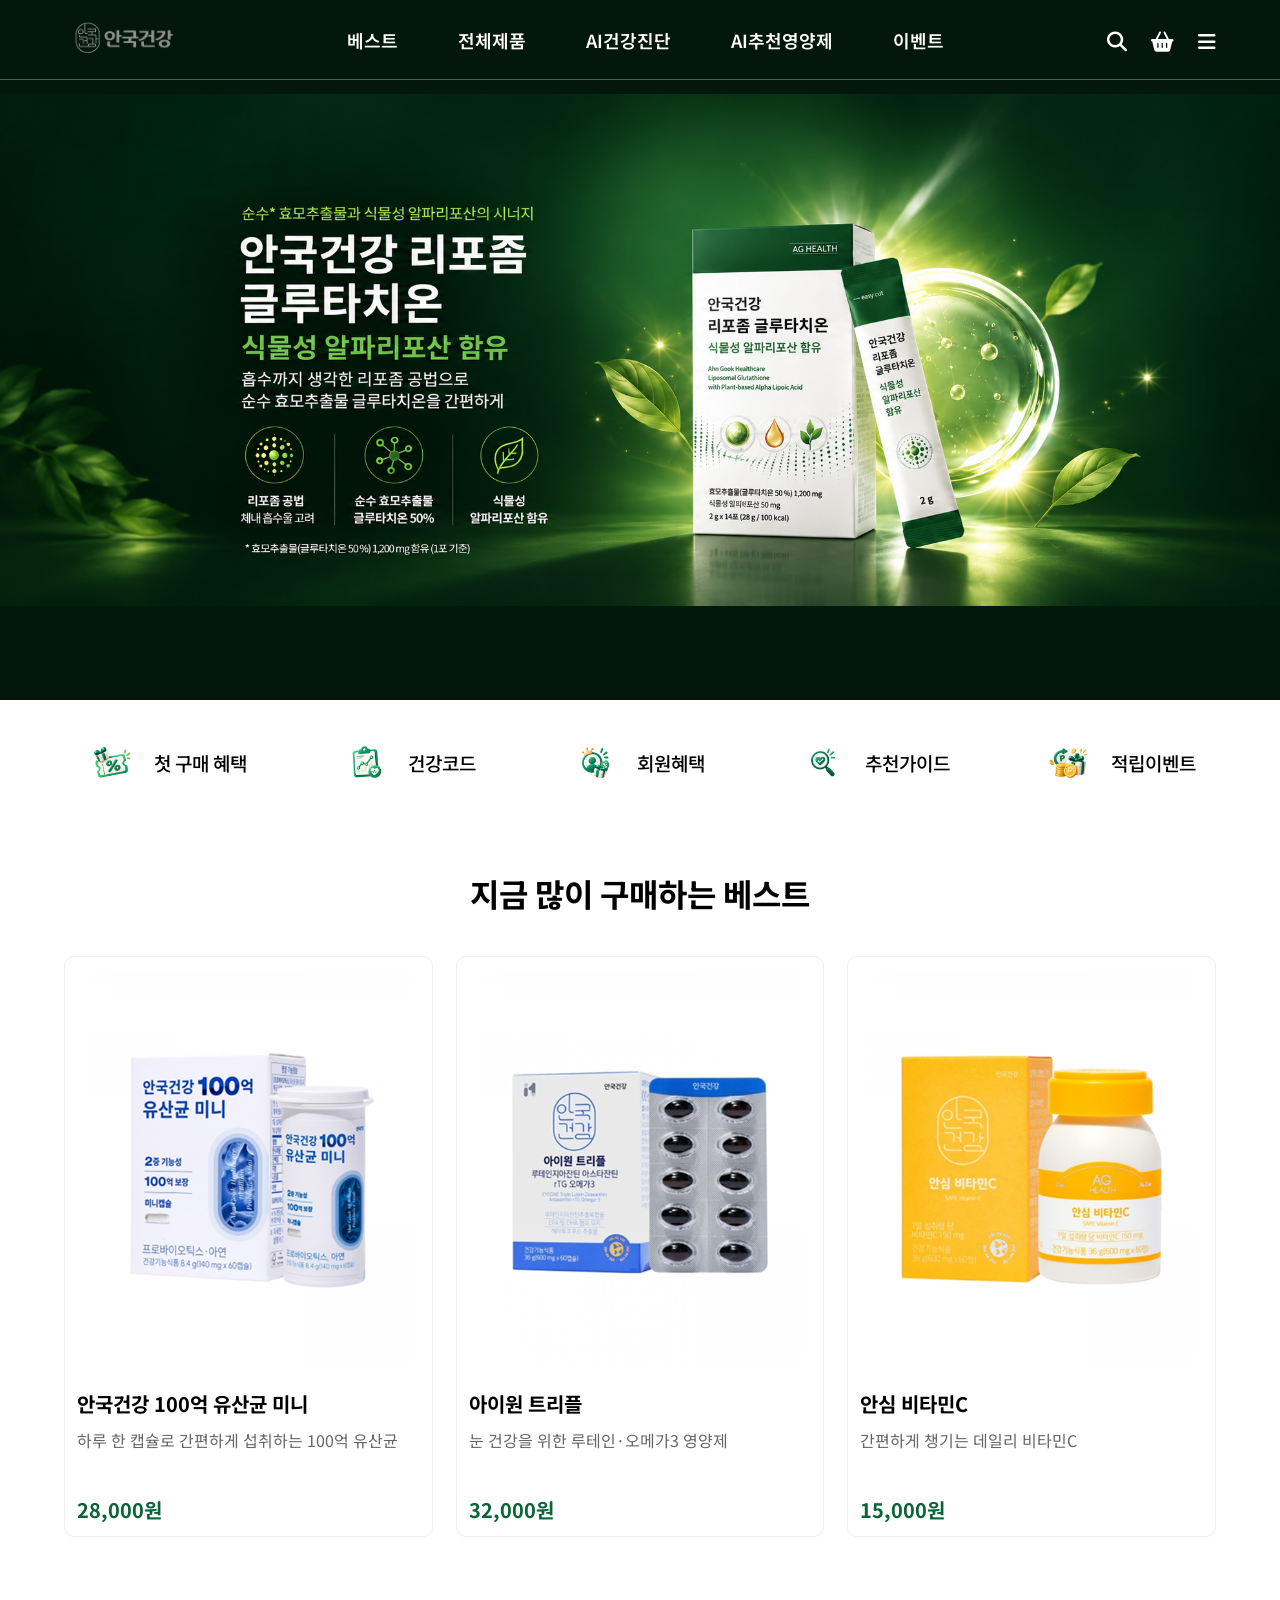
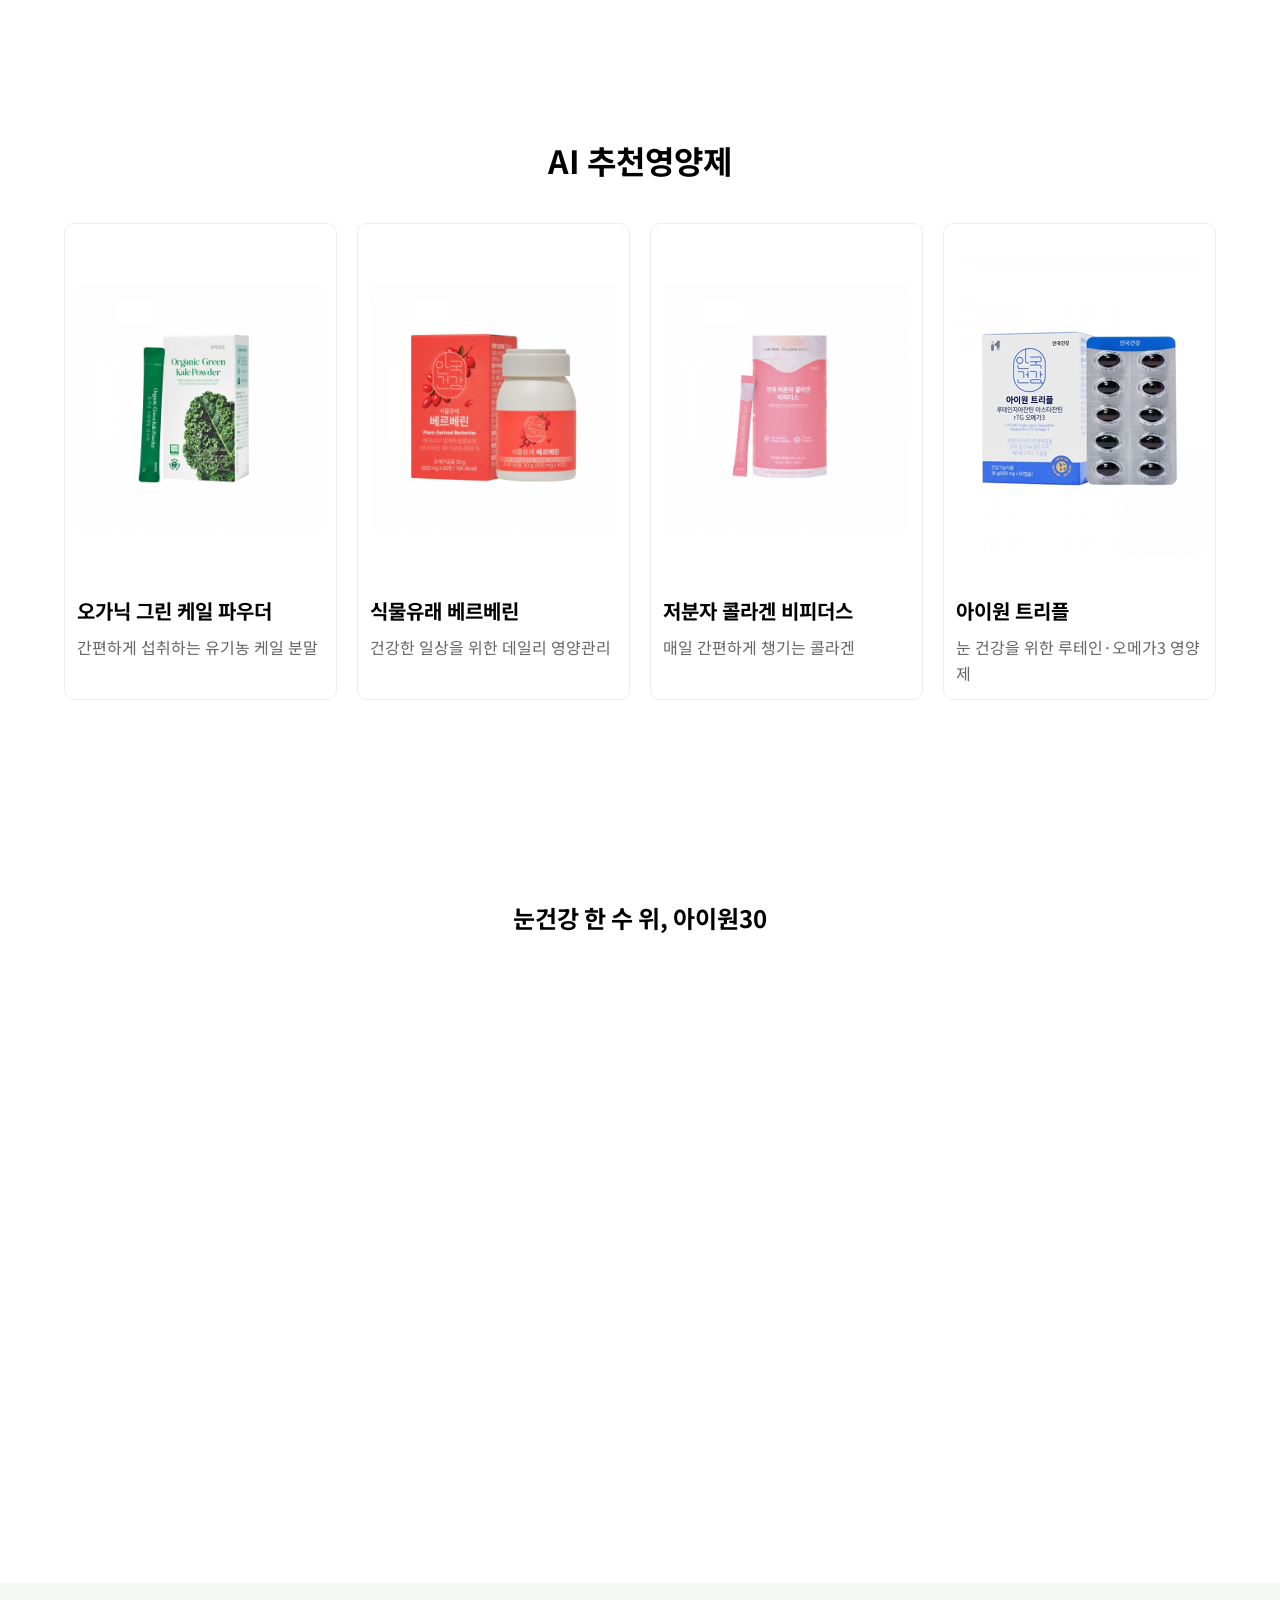
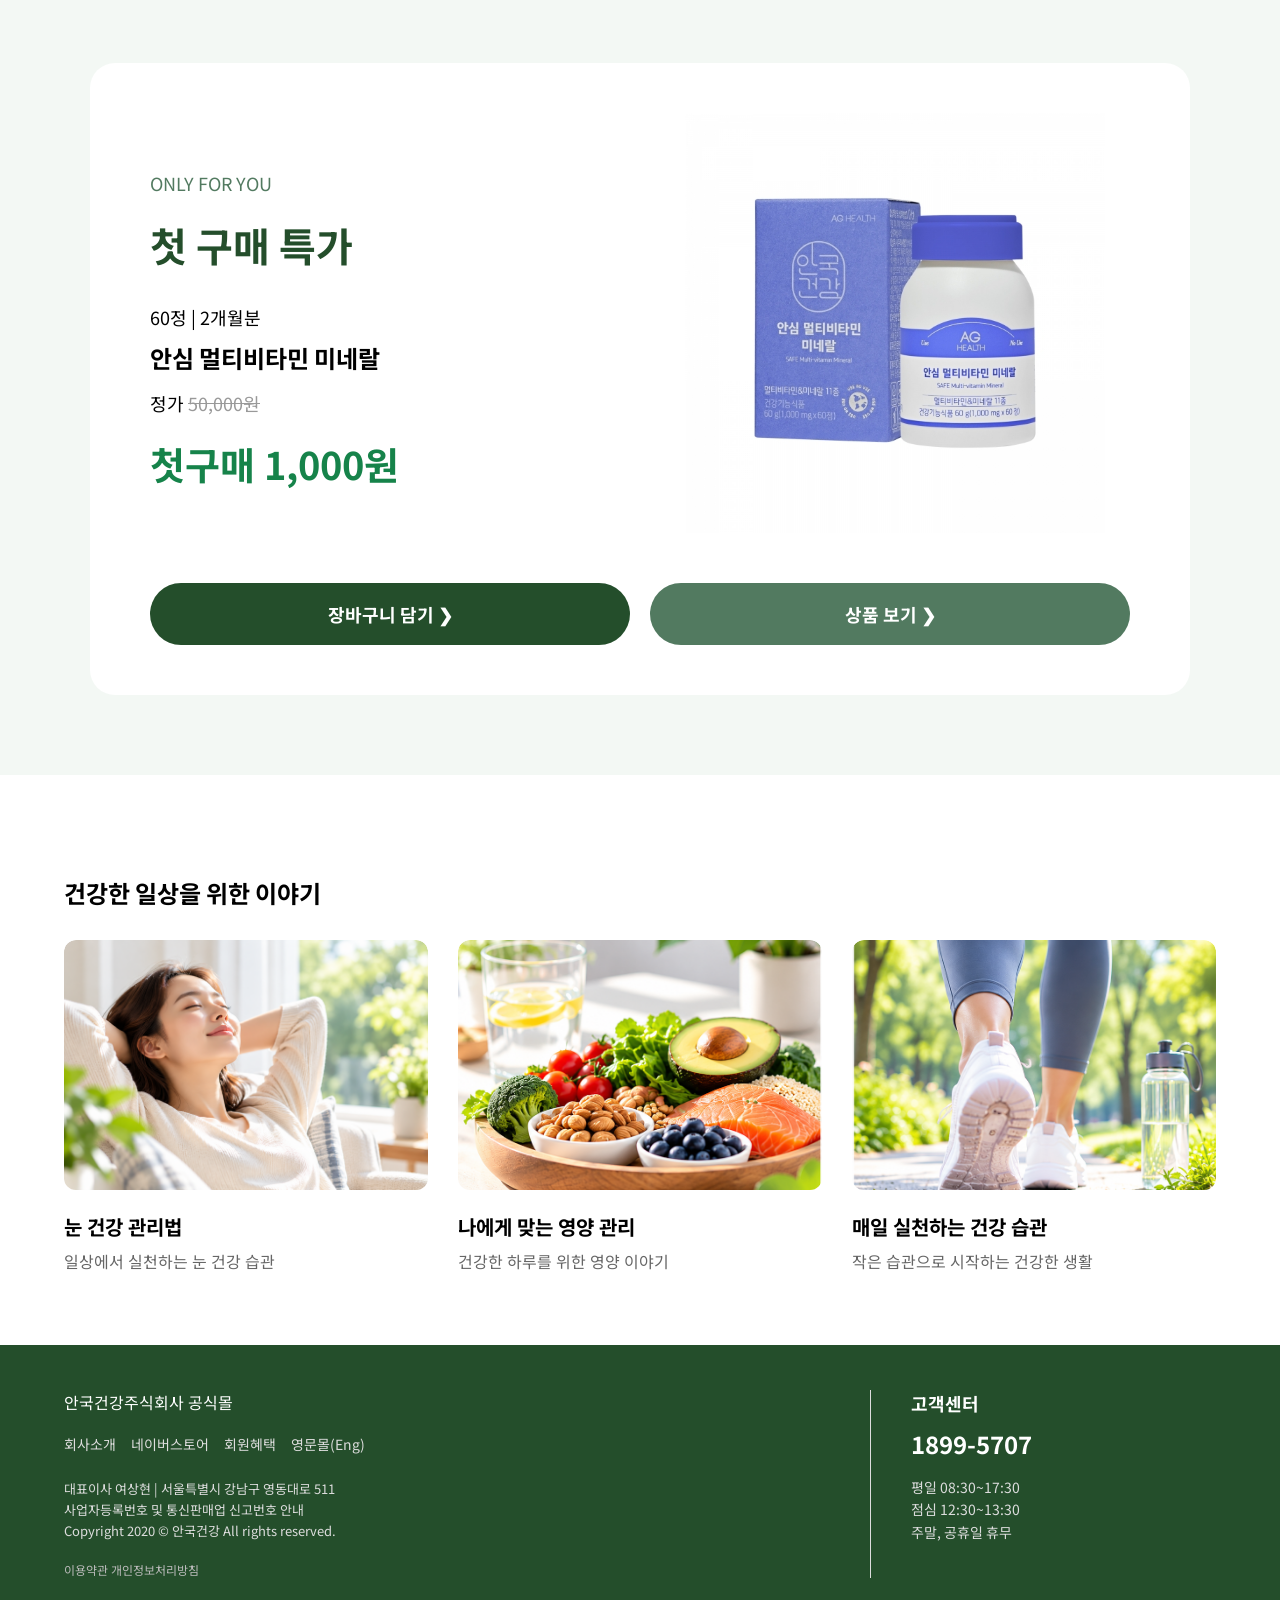
<file: AG/IMG/index.html>
<!DOCTYPE html>
<html lang="en">
<head>
    <meta charset="UTF-8">
    <meta name="viewport" content="width=device-width, initial-scale=1.0">
    <title>AG Health</title>
    <link rel="preconnect" href="https://fonts.googleapis.com">
    <link rel="preconnect" href="https://fonts.gstatic.com" crossorigin>
    <link href="https://fonts.googleapis.com/css2?family=Noto+Sans+KR:wght@100..900&display=swap" rel="stylesheet">
    <link rel="stylesheet" href="https://cdnjs.cloudflare.com/ajax/libs/font-awesome/6.7.2/css/all.min.css">
    <style>
       *{ margin: 0; padding: 0; box-sizing: border-box;}
       /* Smooth Scroll */
html{
    scroll-behavior:smooth;
}

       a{text-decoration: none; /*밑줄제거*/
         color: rgb(231, 227, 227) /*글자색*/;}

        body{font-family: "Noto Sans KR", sans-serif;}

/* Hero */
.hero{
    width:100%;
    height:700px;
    padding:0;
    background-image:url(hero-bg.png);
    background-repeat:no-repeat;
    background-position:center center;
    background-size:100% auto;
    background-color:#03170d;
}
        header{ width: 100%;
                height: 80px;
                border-bottom: 1px solid rgba(255,255,255,0.3)}    

        .header-inner{width: 90%;                 /* 내용 영역 너비 */
                      max-width: 1400px;          /* 최대 1400px */
                      height: 80px;               /* 헤더 높이 */
                      margin: 0 auto;             /* 박스 가운데 */
                      display: flex;              /* 가로 배치 */
                      justify-content: space-between; /* 양쪽으로 간격 배치 */
                      align-items: center;        /* 세로 가운데 */}       

        .logo img{width:120px}

        /* Navigation Menu */
nav{
    display:flex;
    gap:60px;
    white-space:nowrap;
}

nav a{
    font-size:18px;
    font-weight:600;
    color:#fff;
    position:relative;
    padding:10px 0;
    transition:color 0.3s;
}

/* Menu Hover Underline */
nav a::after{
    content:"";
    position:absolute;
    left:0;
    bottom:0;
    width:0;
    height:2px;
    background:#b8e2a8;
    transition:width 0.3s;
}

nav a:hover{
    color:#b8e2a8;
}

nav a:hover::after{
    width:100%;
}
        
        /* Header Icons */
.utility{
    display:flex;
    gap:24px;
    font-size:20px;
    white-space:nowrap;
}

.utility a{
    color:#fff;
    transition:color 0.3s, transform 0.3s;
}

.utility a:hover{
    color:#b8e2a8;
    transform:translateY(-3px);
}

        /* Benefit Menu */
.benefit{width:90%; max-width:1400px; margin:0 auto; padding:35px 20px; display:flex;
         justify-content:space-between; align-items:center; gap:30px;}

.benefit-box{ display:flex; align-items:center; gap:15px; white-space:nowrap;}

.benefit-box img{ width:55px; height:55px; object-fit:contain;}

.benefit-box p{ font-size:19px; font-weight:500;}
.benefit{
    padding-bottom:15px;
}

.best{
    padding-top:65px !important;
}
/* Section */
section:not(.hero):not(.benefit){ width:100%; padding:100px 0;}

/* Wrap */
.wrap{ width:90%; max-width:1400px; margin:0 auto;}

h2{ margin-bottom:30px;}



/* Best Product Title */
.best h2{
    font-size:32px;
    font-weight:700;
    text-align:center;
    margin-bottom:40px;
}

/* Product List */
.best .big{
    display:flex;
    flex-wrap:wrap;
    gap:2%;
    align-items:stretch;
}

/* Product Card */
.best .box{
    width:32%;
    min-height:0;
    padding:12px;
    border:1px solid #eee;
    border-radius:10px;
    transition:transform 0.3s, box-shadow 0.3s;
}

/* Product Card Hover */
.best .box:hover{
    transform:translateY(-8px);
    box-shadow:0 12px 25px rgba(0,0,0,0.1);
}

/* Best Product Image */
.best .box img{
    display:block;
    width:100%;
    height:400px;
    object-fit:contain;
    background:#fff;
    border-radius:8px;
    padding:0;
}

.box h3{font-size:20px; margin-top:20px;}

.box p{font-size:16px; margin-top:10px; color:#666; line-height:1.6; min-height:52px;}

.box strong{display:block; margin-top:15px; font-size:20px; color:#0b6338;}

/* AI Recommend */
.recommend h2{
    font-size:32px;
    font-weight:700;
    text-align:center;
    margin-bottom:40px;
}

/* AI Product List */
.recommend .big{
    display:flex;
    flex-wrap:wrap;
    justify-content:space-between;
    gap:20px;
}

/* AI Product Card */
.recommend .box{
    width:calc((100% - 60px) / 4);
    padding:12px;
    border:1px solid #eee;
    border-radius:10px;
    transition:transform 0.3s, box-shadow 0.3s;
}

/* AI Product Card Hover */
.recommend .box:hover{
    transform:translateY(-8px);
    box-shadow:0 12px 25px rgba(0,0,0,0.1);
}

/* AI Product Image */
.recommend .box img{
    display:block;
    width:100%;
    height:340px;
    object-fit:contain;
    background:#fff;
    border-radius:8px;
    padding:0;
}

/* Video */
.video-box iframe{width:80%; max-width:1000px; aspect-ratio:16/9; height:auto; border:0;}
.video h2{text-align:center;}
.video-box{display:flex; justify-content:center;}

 /* First Purchase */
.first-purchase{ background:#f3f8f4;
padding:80px 0 !important;}

.first-purchase .wrap{width:90%; max-width:1100px;}

/* First Purchase Card */
.first-box{ width:100%; background:white; border-radius:25px; padding:50px 60px;; margin:0 auto;
            display:flex; flex-wrap:wrap; align-items:center; justify-content:space-between; gap:30px;}

/* Product Info */
.first-info{ width:48%; text-align:left;}

.first-label{ font-size:16px; color:#527a60; margin-bottom:20px;}

.first-info h2{ font-size:40px; color:#244e2b; margin-bottom:30px;}

.first-info p{ font-size:18px; margin-top:15px;}

.first-info h3{ font-size:24px; margin-top:10px;}

.first-info del{ color:#999;}

.first-info strong{ display:block; font-size:38px; color:#16834a; margin-top:20px;}

/* Product Image */
.first-image{ width:48%; text-align:center;}

.first-image img{ width:100%; max-width:420px; height:auto; display:block; margin:0 auto;}

/* First Purchase Buttons */
.first-buttons{ width:100%; display:flex; gap:20px; margin-top:20px;}

.first-buttons a{ width:50%; padding:18px 0; text-align:center; background:#244e2b; color:white;
                  border-radius:40px; font-size:18px; font-weight:bold;}

.first-buttons a:last-child{ background:#527a60;}

/* Health Tips */
.tips-list{ display:flex; gap:30px; margin-top:30px;}

.tip-box{ width:calc((100% - 60px) / 3);}
.tip-image{
    overflow:hidden;
    border-radius:12px;
}
.tip-box img{
    width:100%;
    height:250px;
    object-fit:cover;
    border-radius:12px;
    transition:transform 0.3s ease;
}

.tip-box:hover img{
    transform:scale(1.03);
}
/* Health Tips Text */
.tip-box h3{
    font-size:20px;
    margin-top:18px;
    line-height:1.4;
}

.tip-box p{
    font-size:16px;
    color:#666;
    margin-top:8px;
    line-height:1.6;
}
/* Health Tips Spacing */
.health-tips{
    padding-bottom:70px !important;
}
/* Footer */
.footer{
    width:100%;
    background:#244e2b;
    color:white;
    padding:45px 0;
}

.footer .wrap{
    display:flex;
    justify-content:space-between;
    gap:50px;
}

/* Footer Left */
.footer-left{
    width:65%;
}

.footer-title{
    font-size:16px;
    margin-bottom:20px;
}

.footer-menu{
    display:flex;
    gap:15px;
    margin-bottom:25px;
}

.footer-menu a{
    font-size:14px;
    color:#ddd;
}

.footer-info p{
    font-size:13px;
    line-height:1.6;
    color:#ddd;
}

.footer-notice{
    font-size:12px;
    color:#bbb;
    margin-top:20px;
}

/* Footer Right */
.footer-right{
    width:30%;
    border-left:1px solid #ddd;
    padding-left:40px;
}

.footer-right h3{
    font-size:18px;
    margin-bottom:10px;
}

.footer-right strong{
    display:block;
    font-size:24px;
    margin-bottom:15px;
}

.footer-right p{
    font-size:14px;
    line-height:1.6;
    color:#ddd;
}

/* Product Card Click */
.best .box,
.recommend .box{
    cursor:pointer;
}
    </style>
</head>


<body>
    <section class="hero">
        <header>
            <div class="header-inner">
            <div class="logo"> <img src="logo-gray.png" alt=""></div>
            <nav>
    <a href="#best">베스트</a>
    <a href="#best">전체제품</a>
    <a href="#recommend">AI건강진단</a>
    <a href="#recommend">AI추천영양제</a>
    <a href="#event">이벤트</a>
</nav>
            <div class="utility">
            <a href="#"><i class="fa-solid fa-magnifying-glass"></i></a>
            <a href="#"><i class="fa-solid fa-basket-shopping"></i></a>
            <a href="#"><i class="fa-solid fa-bars"></i></a>
            </div>
            </div>
        </header>
    </section>

    <!-- 혜택 메뉴 -->
    <section class="benefit">
        <div class="benefit-box">
            <img src="first-purchase.png" alt="">
            <p>첫 구매 혜택</p>
        </div>
        <div class="benefit-box">
            <img src="health-code.png" alt="">
            <p>건강코드</p>
        </div>
        <div class="benefit-box">
            <img src="member-benefit.png" alt="">
            <p>회원혜택</p>
        </div>
        <div class="benefit-box">
            <img src="recommend-guide.png" alt="">
            <p>추천가이드</p>
        </div>
        <div class="benefit-box">
            <img src="point-event.png" alt="">
            <p>적립이벤트</p>
        </div>
    </section>



    <!-- Best Products -->
<section class="best" id="best">

    <div class="wrap">
        <h2>지금 많이 구매하는 베스트</h2>

        <div class="big">

            <div class="box">
                <img src="probiotics.png" alt="">
                <h3>안국건강 100억 유산균 미니</h3>
                <p>하루 한 캡슐로 간편하게 섭취하는 100억 유산균</p>
                <strong>28,000원</strong>
            </div>

            <div class="box">
                <img src="eye-triple.png" alt="">
                <h3>아이원 트리플</h3>
                <p>눈 건강을 위한 루테인·오메가3 영양제</p>
                <strong>32,000원</strong>
            </div>

            <div class="box">
                <img src="vitamin-c.png" alt="">
                <h3>안심 비타민C</h3>
                <p>간편하게 챙기는 데일리 비타민C</p>
                <strong>15,000원</strong>
            </div>

        </div>
    </div>

</section>

<!-- Recommended Products -->
<section class="recommend" id="recommend">
    <div class="wrap">
        <h2>AI 추천영양제</h2>

        <div class="big ai">

            <div class="box">
                <img src="kale-powder.jpg" alt="">
                <h3>오가닉 그린 케일 파우더</h3>
                <p>간편하게 섭취하는 유기농 케일 분말</p>
            </div>

            <div class="box">
                <img src="berberine.jpg" alt="">
                <h3>식물유래 베르베린</h3>
                <p>건강한 일상을 위한 데일리 영양관리</p>
            </div>

            <div class="box">
                <img src="collagen.jpg" alt="">
                <h3>저분자 콜라겐 비피더스</h3>
                <p>매일 간편하게 챙기는 콜라겐</p>
            </div>

            <div class="box">
                <img src="eye-triple.png" alt="">
                <h3>아이원 트리플</h3>
                <p>눈 건강을 위한 루테인·오메가3 영양제</p>
            </div>

        </div>
    </div>
</section>

<!-- Video -->
<section class="video">
    <div class="wrap">
        <h2>눈건강 한 수 위, 아이원30</h2>

        <div class="video-box">
            <iframe width="560" height="315" src="https://www.youtube.com/embed/waLlfItXorQ?si=GimQBrx_NE3JEEmE" title="YouTube video player" frameborder="0" allow="accelerometer; autoplay; clipboard-write; encrypted-media; gyroscope; picture-in-picture; web-share" referrerpolicy="strict-origin-when-cross-origin" allowfullscreen></iframe>
        </div>
    </div>
</section>

<!-- First Purchase -->
<section class="first-purchase" id="event">
    <div class="wrap">

        <div class="first-box">

            <!-- Product Info -->
            <div class="first-info">
                <p class="first-label">ONLY FOR YOU</p>
                <h2>첫 구매 특가</h2>

                <p>60정 | 2개월분</p>
                <h3>안심 멀티비타민 미네랄</h3>
                <p>정가 <del>50,000원</del></p>
                <strong>첫구매 1,000원</strong>
            </div>

            <!-- Product Image -->
            <div class="first-image">
                <img src="multivitamin-mineral.jpg" alt="안심 멀티비타민 미네랄">
            </div>

            <!-- Buttons -->
            <div class="first-buttons">
                <a href="#">장바구니 담기 ❯</a>
                <a href="#">상품 보기 ❯</a>
            </div>

        </div>
    </div>
</section>

<!-- Health Tips -->
<section class="health-tips">
    <div class="wrap">
        <h2>건강한 일상을 위한 이야기</h2>

        <div class="tips-list">
            <div class="tip-box">
                <div class="tip-image">
                <img src="health-tip1.png" alt="눈 건강">
                </div>
                <h3>눈 건강 관리법</h3>
                <p>일상에서 실천하는 눈 건강 습관</p>
            </div>

            <div class="tip-box">
                <div class="tip-image">
                <img src="health-tip2.png" alt="영양 관리">
                </div>
                <h3>나에게 맞는 영양 관리</h3>
                <p>건강한 하루를 위한 영양 이야기</p>
            </div>

            <div class="tip-box">
                <div class="tip-image">
                <img src="health-tip3.png" alt="건강 습관">
                </div>
                <h3>매일 실천하는 건강 습관</h3>
                <p>작은 습관으로 시작하는 건강한 생활</p>
            </div>
        </div>
    </div>
</section>

<!-- Footer -->
<footer class="footer">
    <div class="wrap">

        <div class="footer-left">
            <p class="footer-title">안국건강주식회사 공식몰</p>

            <div class="footer-menu">
                <a href="#">회사소개</a>
                <a href="#">네이버스토어</a>
                <a href="#">회원혜택</a>
                <a href="#">영문몰(Eng)</a>
            </div>

            <div class="footer-info">
                <p>대표이사 여상현 | 서울특별시 강남구 영동대로 511</p>
                <p>사업자등록번호 및 통신판매업 신고번호 안내</p>
                <p>Copyright 2020 © 안국건강 All rights reserved.</p>
            </div>

            <p class="footer-notice">
                이용약관 개인정보처리방침
            </p>
        </div>

        <div class="footer-right">
            <h3>고객센터</h3>
            <strong>1899-5707</strong>

            <p>평일 08:30~17:30</p>
            <p>점심 12:30~13:30</p>
            <p>주말, 공휴일 휴무</p>
        </div>

    </div>
</footer>

</body>
</html>
</file>
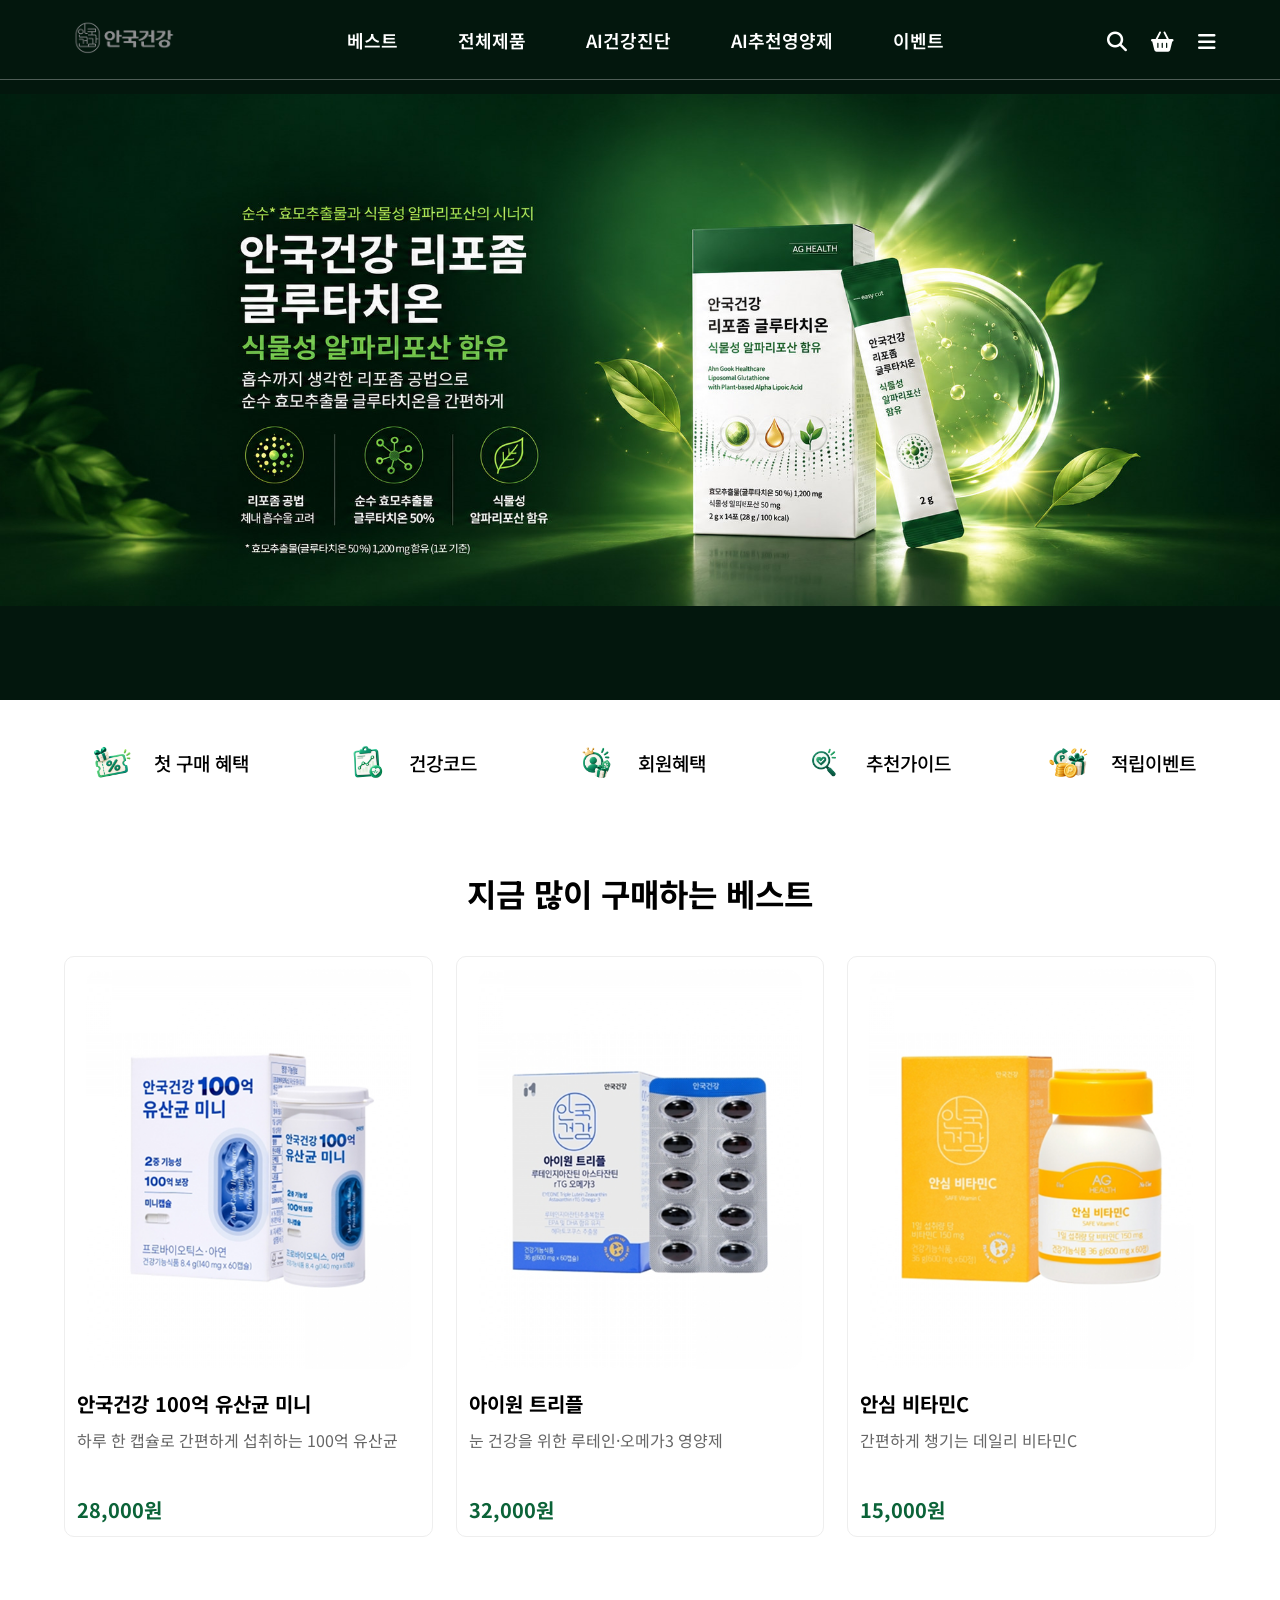
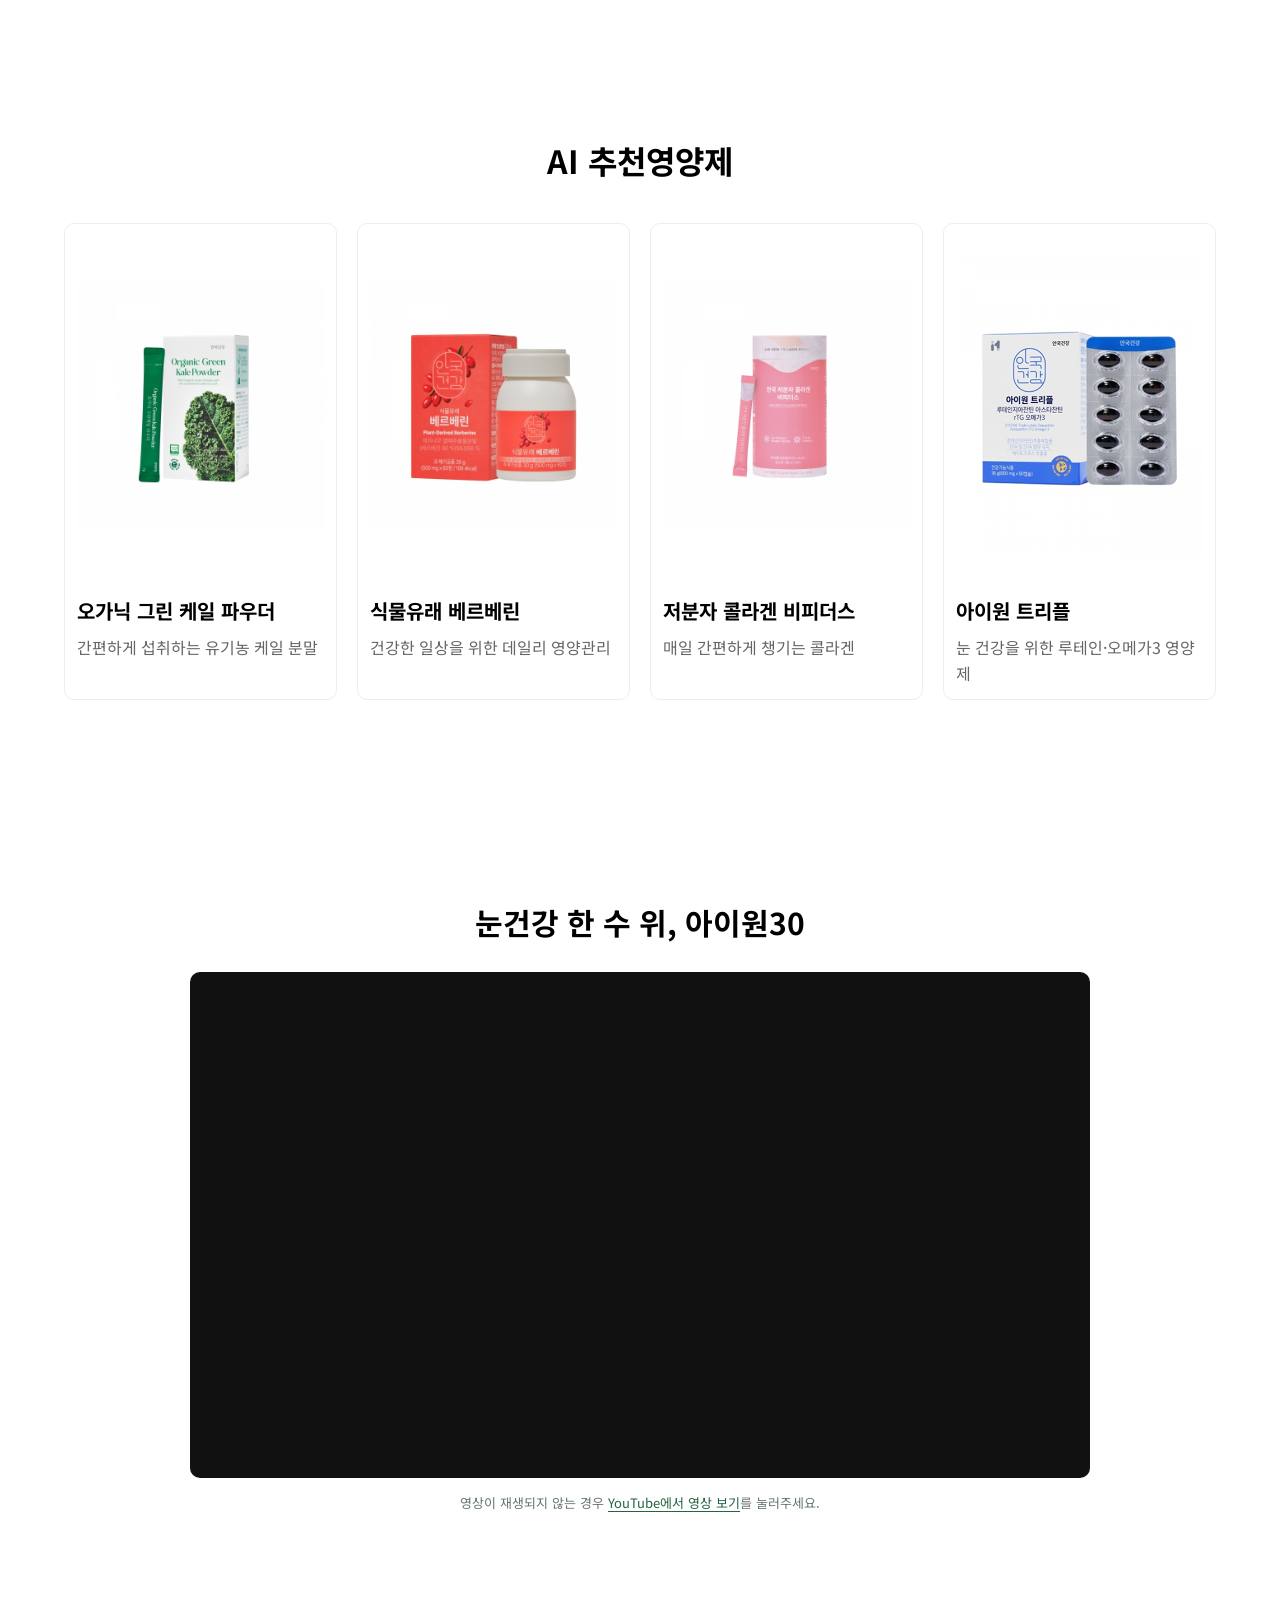
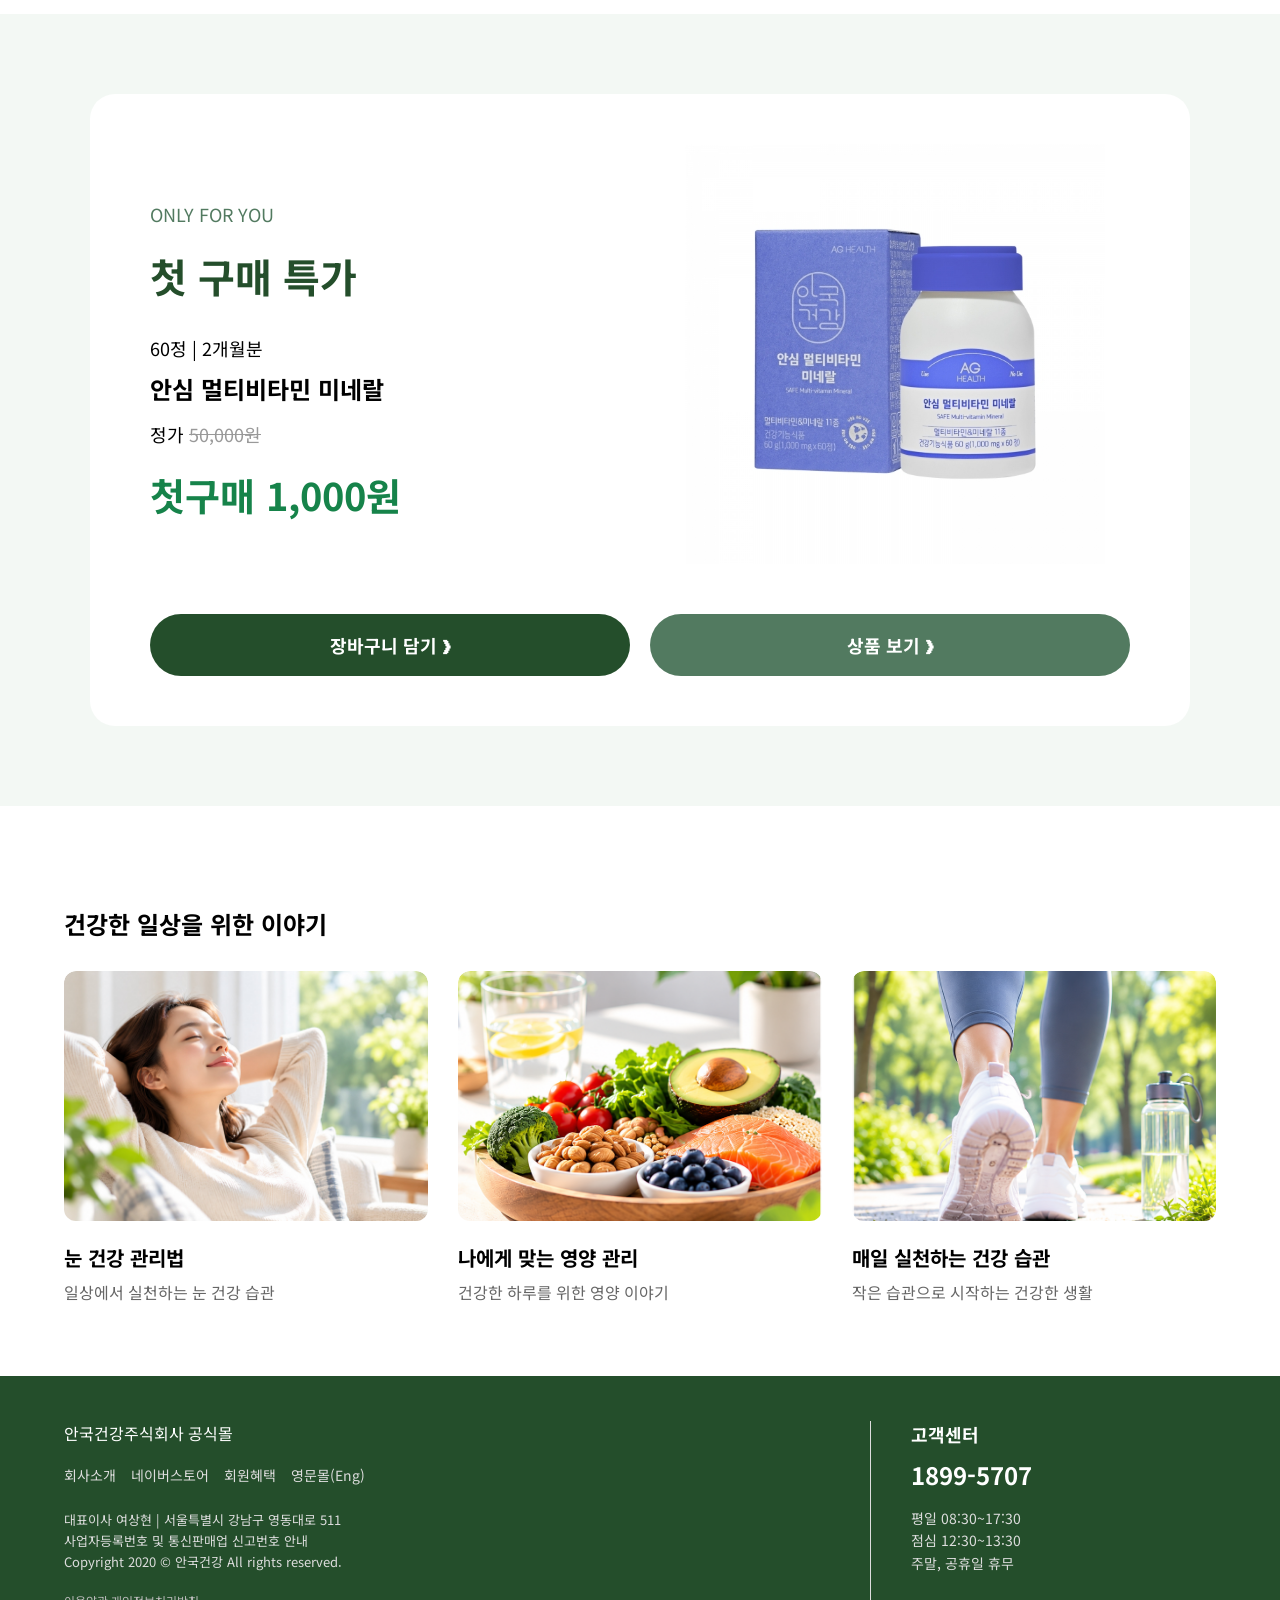
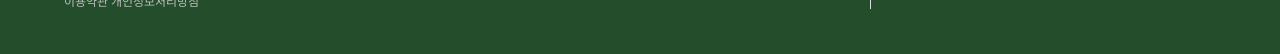
<file: kimsooyoung/images/portfolio/05_ag_health/AG/index.html>
<!DOCTYPE html>
<html lang="ko">
<head>
    <meta charset="UTF-8">
    <meta name="viewport" content="width=device-width, initial-scale=1.0">
    <title>AG Health</title>
    <link rel="preconnect" href="https://fonts.googleapis.com">
    <link rel="preconnect" href="https://fonts.gstatic.com" crossorigin>
    <link href="https://fonts.googleapis.com/css2?family=Noto+Sans+KR:wght@100..900&display=swap" rel="stylesheet">
    <link rel="stylesheet" href="https://cdnjs.cloudflare.com/ajax/libs/font-awesome/6.7.2/css/all.min.css">
    <style>
       *{ margin: 0; padding: 0; box-sizing: border-box;}
       /* Smooth Scroll */
html{
    scroll-behavior:smooth;
}

       a{text-decoration: none; /*밑줄제거*/
         color: rgb(231, 227, 227) /*글자색*/;}

        body{font-family: "Noto Sans KR", sans-serif;}

/* Hero */
.hero{
    width:100%;
    height:700px;
    padding:0;
    background-image:url(hero-bg.jpg);
    background-repeat:no-repeat;
    background-position:center center;
    background-size:100% auto;
    background-color:#03170d;
}
        header{ width: 100%;
                height: 80px;
                border-bottom: 1px solid rgba(255,255,255,0.3)}    

        .header-inner{width: 90%;                 /* 내용 영역 너비 */
                      max-width: 1400px;          /* 최대 1400px */
                      height: 80px;               /* 헤더 높이 */
                      margin: 0 auto;             /* 박스 가운데 */
                      display: flex;              /* 가로 배치 */
                      justify-content: space-between; /* 양쪽으로 간격 배치 */
                      align-items: center;        /* 세로 가운데 */}       

        .logo img{width:120px}

        /* Navigation Menu */
nav{
    display:flex;
    gap:60px;
    white-space:nowrap;
}

nav a{
    font-size:18px;
    font-weight:600;
    color:#fff;
    position:relative;
    padding:10px 0;
    transition:color 0.3s;
}

/* Menu Hover Underline */
nav a::after{
    content:"";
    position:absolute;
    left:0;
    bottom:0;
    width:0;
    height:2px;
    background:#b8e2a8;
    transition:width 0.3s;
}

nav a:hover{
    color:#b8e2a8;
}

nav a:hover::after{
    width:100%;
}
        
        /* Header Icons */
.utility{
    display:flex;
    gap:24px;
    font-size:20px;
    white-space:nowrap;
}

.utility a{
    color:#fff;
    transition:color 0.3s, transform 0.3s;
}

.utility a:hover{
    color:#b8e2a8;
    transform:translateY(-3px);
}

        /* Benefit Menu */
.benefit{width:90%; max-width:1400px; margin:0 auto; padding:35px 20px; display:flex;
         justify-content:space-between; align-items:center; gap:30px;}

.benefit-box{ display:flex; align-items:center; gap:15px; white-space:nowrap;}

.benefit-box img{ width:55px; height:55px; object-fit:contain;}

.benefit-box p{ font-size:19px; font-weight:500;}
.benefit{
    padding-bottom:15px;
}

.best{
    padding-top:65px !important;
}
/* Section */
section:not(.hero):not(.benefit){ width:100%; padding:100px 0;}

/* Wrap */
.wrap{ width:90%; max-width:1400px; margin:0 auto;}

h2{ margin-bottom:30px;}



/* Best Product Title */
.best h2{
    font-size:32px;
    font-weight:700;
    text-align:center;
    margin-bottom:40px;
}

/* Product List */
.best .big{
    display:flex;
    flex-wrap:wrap;
    gap:2%;
    align-items:stretch;
}

/* Product Card */
.best .box{
    width:32%;
    min-height:0;
    padding:12px;
    border:1px solid #eee;
    border-radius:10px;
    transition:transform 0.3s, box-shadow 0.3s;
}

/* Product Card Hover */
.best .box:hover{
    transform:translateY(-8px);
    box-shadow:0 12px 25px rgba(0,0,0,0.1);
}

/* Best Product Image */
.best .box img{
    display:block;
    width:100%;
    height:400px;
    object-fit:contain;
    background:#fff;
    border-radius:8px;
    padding:0;
}

.box h3{font-size:20px; margin-top:20px;}

.box p{font-size:16px; margin-top:10px; color:#666; line-height:1.6; min-height:52px;}

.box strong{display:block; margin-top:15px; font-size:20px; color:#0b6338;}

/* AI Recommend */
.recommend h2{
    font-size:32px;
    font-weight:700;
    text-align:center;
    margin-bottom:40px;
}

/* AI Product List */
.recommend .big{
    display:flex;
    flex-wrap:wrap;
    justify-content:space-between;
    gap:20px;
}

/* AI Product Card */
.recommend .box{
    width:calc((100% - 60px) / 4);
    padding:12px;
    border:1px solid #eee;
    border-radius:10px;
    transition:transform 0.3s, box-shadow 0.3s;
}

/* AI Product Card Hover */
.recommend .box:hover{
    transform:translateY(-8px);
    box-shadow:0 12px 25px rgba(0,0,0,0.1);
}

/* AI Product Image */
.recommend .box img{
    display:block;
    width:100%;
    height:340px;
    object-fit:contain;
    background:#fff;
    border-radius:8px;
    padding:0;
}

/* Video */
/* AG Health video — centered responsive media and fallback link */
.video { width:100%; padding:72px 0 80px; background:#fff; }
.video .wrap { width:min(92%, 1100px); margin:0 auto; }
.video h2 { text-align:center; font-size:clamp(22px,2.4vw,30px); margin:0 0 28px; }
.video-box { width:100%; max-width:900px; margin:0 auto; display:block; }
.video-box iframe { display:block; width:100%; height:auto; aspect-ratio:16 / 9; border:0; border-radius:10px; margin:0 auto; background:#111; }
.video-note { text-align:center; margin:14px auto 0; font-size:13px; line-height:1.7; color:#66766d; }
.video-note a { color:#236443; text-decoration:underline; text-underline-offset:3px; }
@media (max-width:600px) { .video{padding:44px 0 55px;} .video h2{margin-bottom:18px;} .video-box iframe{border-radius:5px;} }

 /* First Purchase */
.first-purchase{ background:#f3f8f4;
padding:80px 0 !important;}

.first-purchase .wrap{width:90%; max-width:1100px;}

/* First Purchase Card */
.first-box{ width:100%; background:white; border-radius:25px; padding:50px 60px;; margin:0 auto;
            display:flex; flex-wrap:wrap; align-items:center; justify-content:space-between; gap:30px;}

/* Product Info */
.first-info{ width:48%; text-align:left;}

.first-label{ font-size:16px; color:#527a60; margin-bottom:20px;}

.first-info h2{ font-size:40px; color:#244e2b; margin-bottom:30px;}

.first-info p{ font-size:18px; margin-top:15px;}

.first-info h3{ font-size:24px; margin-top:10px;}

.first-info del{ color:#999;}

.first-info strong{ display:block; font-size:38px; color:#16834a; margin-top:20px;}

/* Product Image */
.first-image{ width:48%; text-align:center;}

.first-image img{ width:100%; max-width:420px; height:auto; display:block; margin:0 auto;}

/* First Purchase Buttons */
.first-buttons{ width:100%; display:flex; gap:20px; margin-top:20px;}

.first-buttons a{ width:50%; padding:18px 0; text-align:center; background:#244e2b; color:white;
                  border-radius:40px; font-size:18px; font-weight:bold;}

.first-buttons a:last-child{ background:#527a60;}

/* Health Tips */
.tips-list{ display:flex; gap:30px; margin-top:30px;}

.tip-box{ width:calc((100% - 60px) / 3);}
.tip-image{
    overflow:hidden;
    border-radius:12px;
}
.tip-box img{
    width:100%;
    height:250px;
    object-fit:cover;
    border-radius:12px;
    transition:transform 0.3s ease;
}

.tip-box:hover img{
    transform:scale(1.03);
}
/* Health Tips Text */
.tip-box h3{
    font-size:20px;
    margin-top:18px;
    line-height:1.4;
}

.tip-box p{
    font-size:16px;
    color:#666;
    margin-top:8px;
    line-height:1.6;
}
/* Health Tips Spacing */
.health-tips{
    padding-bottom:70px !important;
}
/* Footer */
.footer{
    width:100%;
    background:#244e2b;
    color:white;
    padding:45px 0;
}

.footer .wrap{
    display:flex;
    justify-content:space-between;
    gap:50px;
}

/* Footer Left */
.footer-left{
    width:65%;
}

.footer-title{
    font-size:16px;
    margin-bottom:20px;
}

.footer-menu{
    display:flex;
    gap:15px;
    margin-bottom:25px;
}

.footer-menu a{
    font-size:14px;
    color:#ddd;
}

.footer-info p{
    font-size:13px;
    line-height:1.6;
    color:#ddd;
}

.footer-notice{
    font-size:12px;
    color:#bbb;
    margin-top:20px;
}

/* Footer Right */
.footer-right{
    width:30%;
    border-left:1px solid #ddd;
    padding-left:40px;
}

.footer-right h3{
    font-size:18px;
    margin-bottom:10px;
}

.footer-right strong{
    display:block;
    font-size:24px;
    margin-bottom:15px;
}

.footer-right p{
    font-size:14px;
    line-height:1.6;
    color:#ddd;
}

/* Product Card Click */
.best .box,
.recommend .box{
    cursor:pointer;
}
    </style>
</head>


<body>
    <section class="hero">
        <header>
            <div class="header-inner">
            <div class="logo"> <img src="logo-gray.png" alt=""></div>
            <nav>
    <a href="#best">베스트</a>
    <a href="#best">전체제품</a>
    <a href="#recommend">AI건강진단</a>
    <a href="#recommend">AI추천영양제</a>
    <a href="#event">이벤트</a>
</nav>
            <div class="utility">
            <a href="#"><i class="fa-solid fa-magnifying-glass"></i></a>
            <a href="#"><i class="fa-solid fa-basket-shopping"></i></a>
            <a href="#"><i class="fa-solid fa-bars"></i></a>
            </div>
            </div>
        </header>
    </section>

    <!-- 혜택 메뉴 -->
    <section class="benefit">
        <div class="benefit-box">
            <img src="first-purchase.png" alt="">
            <p>첫 구매 혜택</p>
        </div>
        <div class="benefit-box">
            <img src="health-code.png" alt="">
            <p>건강코드</p>
        </div>
        <div class="benefit-box">
            <img src="member-benefit.png" alt="">
            <p>회원혜택</p>
        </div>
        <div class="benefit-box">
            <img src="recommend-guide.png" alt="">
            <p>추천가이드</p>
        </div>
        <div class="benefit-box">
            <img src="point-event.png" alt="">
            <p>적립이벤트</p>
        </div>
    </section>



    <!-- Best Products -->
<section class="best" id="best">

    <div class="wrap">
        <h2>지금 많이 구매하는 베스트</h2>

        <div class="big">

            <div class="box">
                <img src="probiotics.png" alt="">
                <h3>안국건강 100억 유산균 미니</h3>
                <p>하루 한 캡슐로 간편하게 섭취하는 100억 유산균</p>
                <strong>28,000원</strong>
            </div>

            <div class="box">
                <img src="eye-triple.png" alt="">
                <h3>아이원 트리플</h3>
                <p>눈 건강을 위한 루테인·오메가3 영양제</p>
                <strong>32,000원</strong>
            </div>

            <div class="box">
                <img src="vitamin-c.png" alt="">
                <h3>안심 비타민C</h3>
                <p>간편하게 챙기는 데일리 비타민C</p>
                <strong>15,000원</strong>
            </div>

        </div>
    </div>

</section>

<!-- Recommended Products -->
<section class="recommend" id="recommend">
    <div class="wrap">
        <h2>AI 추천영양제</h2>

        <div class="big ai">

            <div class="box">
                <img src="kale-powder.jpg" alt="">
                <h3>오가닉 그린 케일 파우더</h3>
                <p>간편하게 섭취하는 유기농 케일 분말</p>
            </div>

            <div class="box">
                <img src="berberine.jpg" alt="">
                <h3>식물유래 베르베린</h3>
                <p>건강한 일상을 위한 데일리 영양관리</p>
            </div>

            <div class="box">
                <img src="collagen.jpg" alt="">
                <h3>저분자 콜라겐 비피더스</h3>
                <p>매일 간편하게 챙기는 콜라겐</p>
            </div>

            <div class="box">
                <img src="eye-triple.png" alt="">
                <h3>아이원 트리플</h3>
                <p>눈 건강을 위한 루테인·오메가3 영양제</p>
            </div>

        </div>
    </div>
</section>

<!-- Video -->
<section class="video">
    <div class="wrap">
        <h2>눈건강 한 수 위, 아이원30</h2>

        <div class="video-box">
            <iframe src="https://www.youtube.com/embed/waLlfItXorQ" title="안국건강 아이원30 제품 소개 영상" loading="lazy" referrerpolicy="strict-origin-when-cross-origin" allow="accelerometer; autoplay; clipboard-write; encrypted-media; gyroscope; picture-in-picture; web-share" allowfullscreen></iframe>
            <p class="video-note">영상이 재생되지 않는 경우 <a href="https://www.youtube.com/watch?v=waLlfItXorQ" target="_blank" rel="noopener noreferrer">YouTube에서 영상 보기</a>를 눌러주세요.</p>
        </div>
    </div>
</section>

<!-- First Purchase -->
<section class="first-purchase" id="event">
    <div class="wrap">

        <div class="first-box">

            <!-- Product Info -->
            <div class="first-info">
                <p class="first-label">ONLY FOR YOU</p>
                <h2>첫 구매 특가</h2>

                <p>60정 | 2개월분</p>
                <h3>안심 멀티비타민 미네랄</h3>
                <p>정가 <del>50,000원</del></p>
                <strong>첫구매 1,000원</strong>
            </div>

            <!-- Product Image -->
            <div class="first-image">
                <img src="multivitamin-mineral.jpg" alt="안심 멀티비타민 미네랄">
            </div>

            <!-- Buttons -->
            <div class="first-buttons">
                <a href="#">장바구니 담기 ❯</a>
                <a href="#">상품 보기 ❯</a>
            </div>

        </div>
    </div>
</section>

<!-- Health Tips -->
<section class="health-tips">
    <div class="wrap">
        <h2>건강한 일상을 위한 이야기</h2>

        <div class="tips-list">
            <div class="tip-box">
                <div class="tip-image">
                <img src="health-tip1.jpg" alt="눈 건강">
                </div>
                <h3>눈 건강 관리법</h3>
                <p>일상에서 실천하는 눈 건강 습관</p>
            </div>

            <div class="tip-box">
                <div class="tip-image">
                <img src="health-tip2.png" alt="영양 관리">
                </div>
                <h3>나에게 맞는 영양 관리</h3>
                <p>건강한 하루를 위한 영양 이야기</p>
            </div>

            <div class="tip-box">
                <div class="tip-image">
                <img src="health-tip3.png" alt="건강 습관">
                </div>
                <h3>매일 실천하는 건강 습관</h3>
                <p>작은 습관으로 시작하는 건강한 생활</p>
            </div>
        </div>
    </div>
</section>

<!-- Footer -->
<footer class="footer">
    <div class="wrap">

        <div class="footer-left">
            <p class="footer-title">안국건강주식회사 공식몰</p>

            <div class="footer-menu">
                <a href="#">회사소개</a>
                <a href="#">네이버스토어</a>
                <a href="#">회원혜택</a>
                <a href="#">영문몰(Eng)</a>
            </div>

            <div class="footer-info">
                <p>대표이사 여상현 | 서울특별시 강남구 영동대로 511</p>
                <p>사업자등록번호 및 통신판매업 신고번호 안내</p>
                <p>Copyright 2020 © 안국건강 All rights reserved.</p>
            </div>

            <p class="footer-notice">
                이용약관 개인정보처리방침
            </p>
        </div>

        <div class="footer-right">
            <h3>고객센터</h3>
            <strong>1899-5707</strong>

            <p>평일 08:30~17:30</p>
            <p>점심 12:30~13:30</p>
            <p>주말, 공휴일 휴무</p>
        </div>

    </div>
</footer>

</body>
</html>
</file>
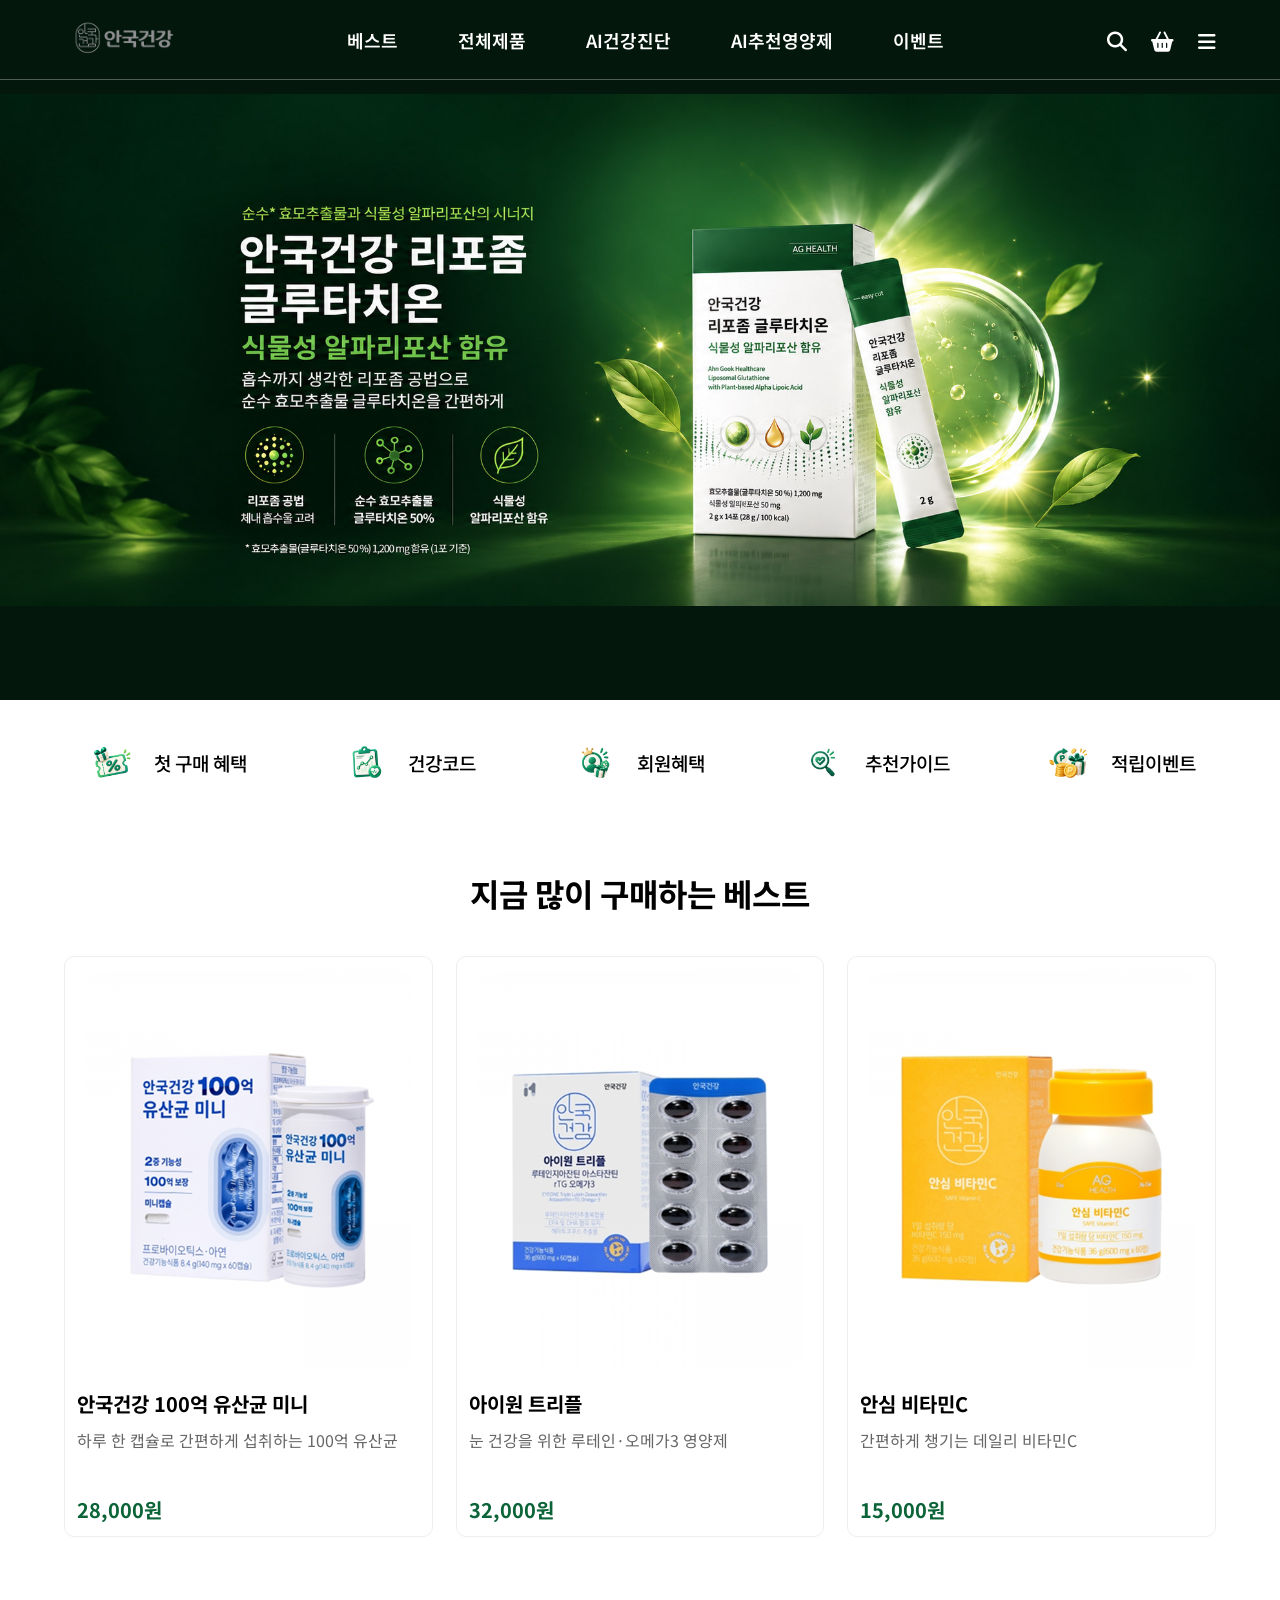
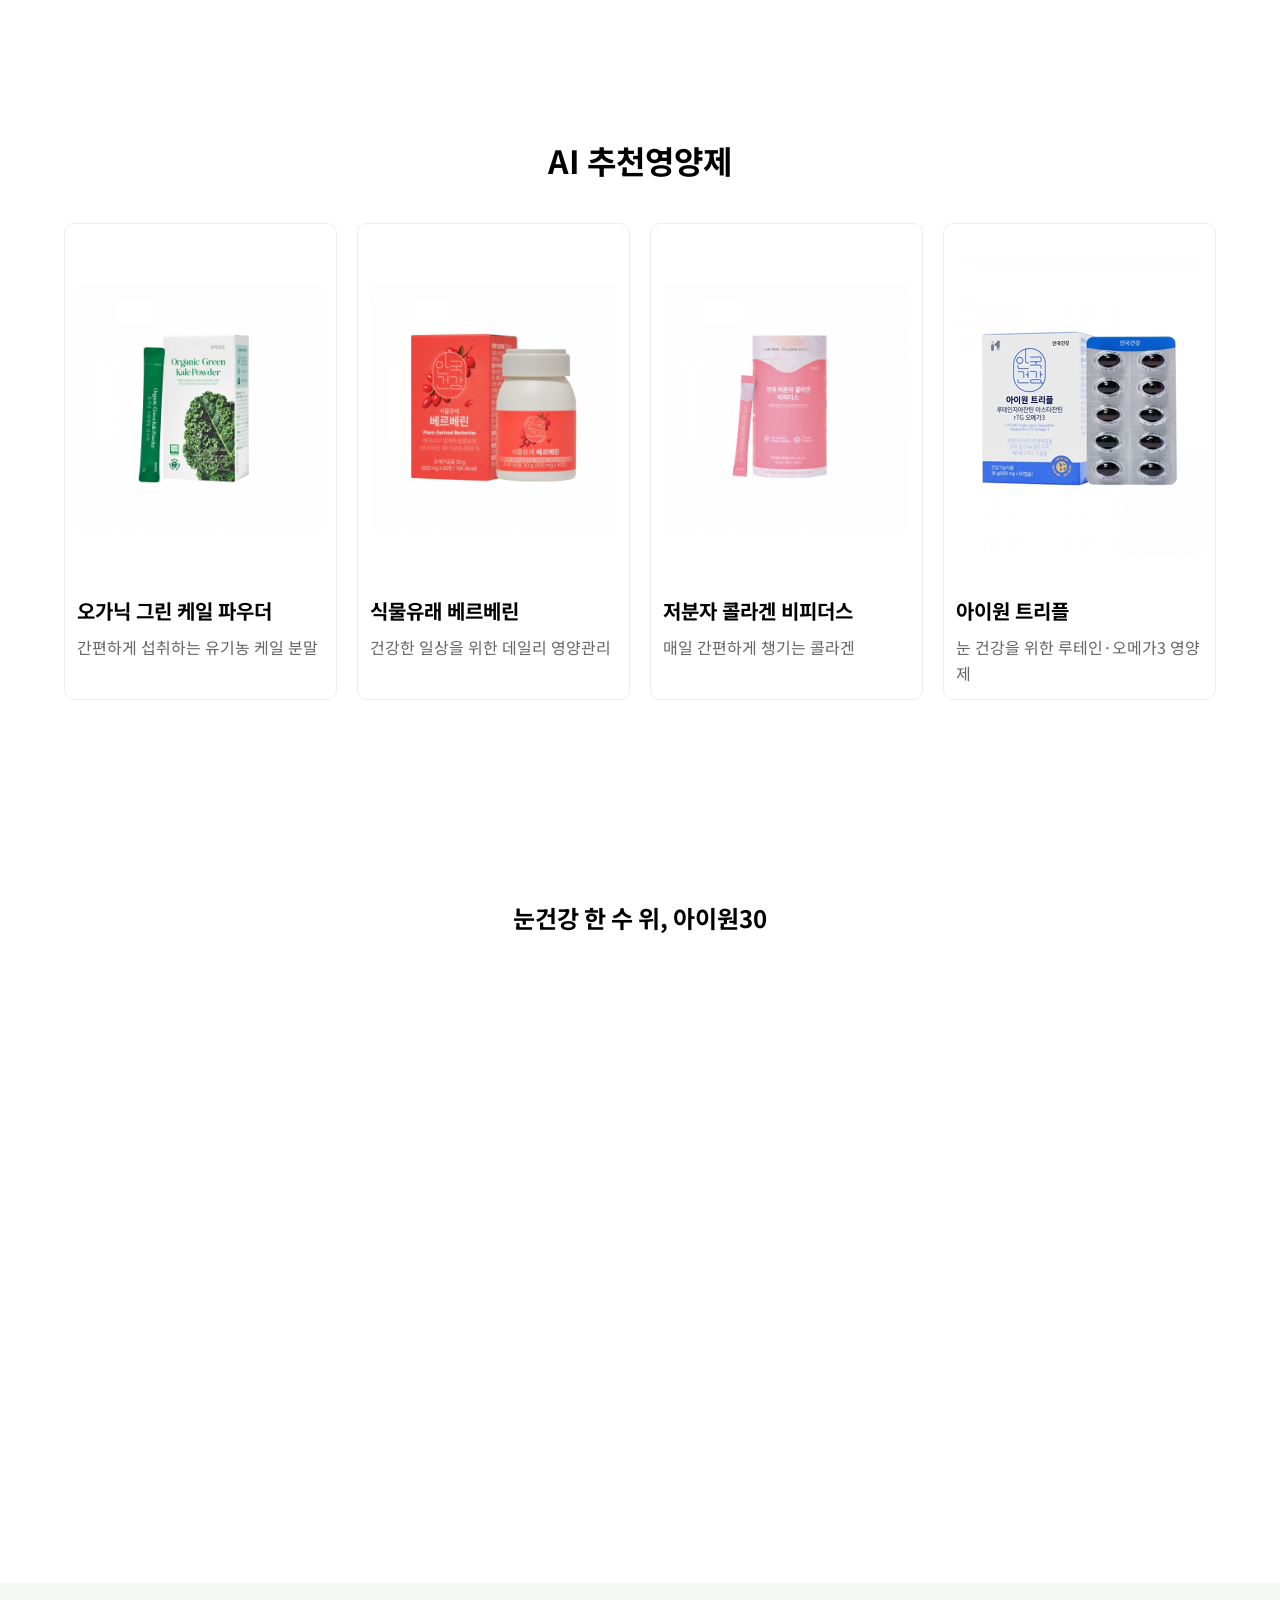
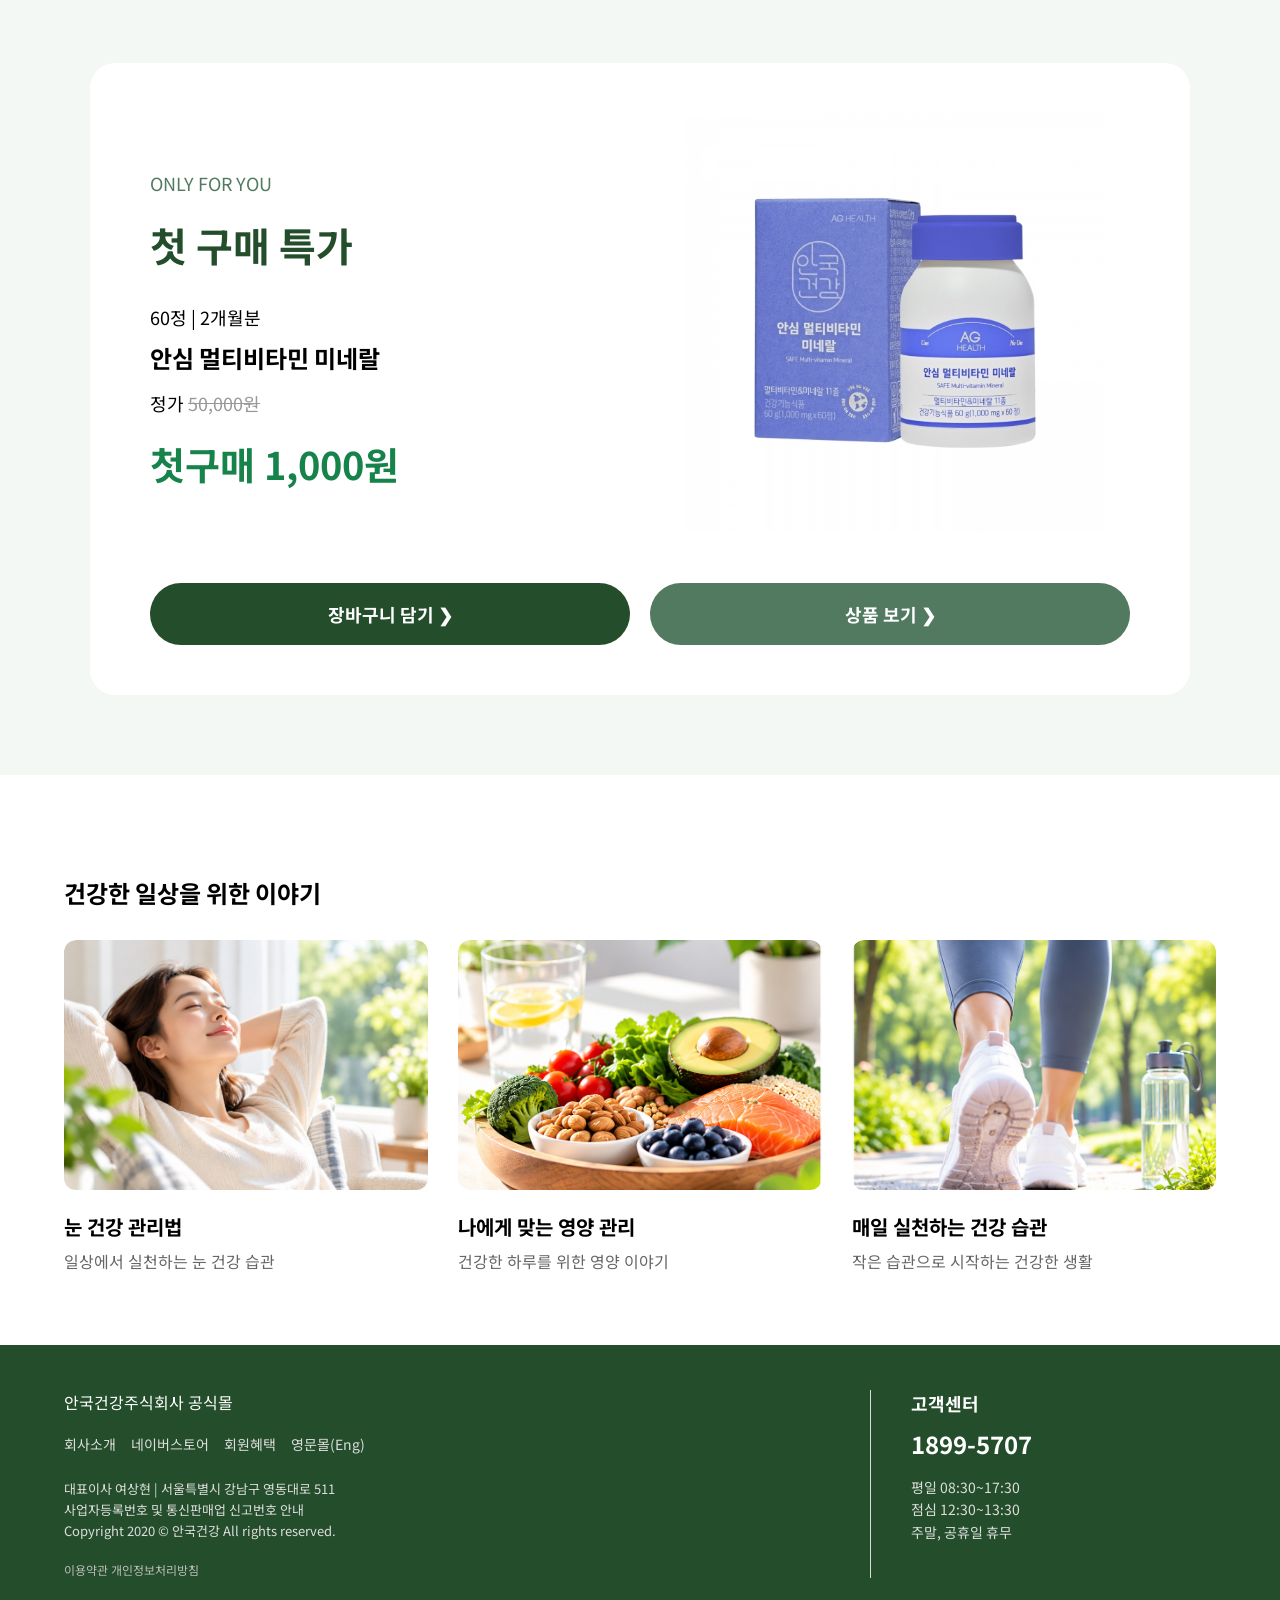
<file: kimsooyoung/images/portfolio/05_ag_health/AG/index0.html>
<!DOCTYPE html>
<html lang="en">
<head>
    <meta charset="UTF-8">
    <meta name="viewport" content="width=device-width, initial-scale=1.0">
    <title>AG Health</title>
    <link rel="preconnect" href="https://fonts.googleapis.com">
    <link rel="preconnect" href="https://fonts.gstatic.com" crossorigin>
    <link href="https://fonts.googleapis.com/css2?family=Noto+Sans+KR:wght@100..900&display=swap" rel="stylesheet">
    <link rel="stylesheet" href="https://cdnjs.cloudflare.com/ajax/libs/font-awesome/6.7.2/css/all.min.css">
    <style>
       *{ margin: 0; padding: 0; box-sizing: border-box;}
       /* Smooth Scroll */
html{
    scroll-behavior:smooth;
}

       a{text-decoration: none; /*밑줄제거*/
         color: rgb(231, 227, 227) /*글자색*/;}

        body{font-family: "Noto Sans KR", sans-serif;}

/* Hero */
.hero{
    width:100%;
    height:700px;
    padding:0;
    background-image:url(hero-bg.jpg);
    background-repeat:no-repeat;
    background-position:center center;
    background-size:100% auto;
    background-color:#03170d;
}
        header{ width: 100%;
                height: 80px;
                border-bottom: 1px solid rgba(255,255,255,0.3)}    

        .header-inner{width: 90%;                 /* 내용 영역 너비 */
                      max-width: 1400px;          /* 최대 1400px */
                      height: 80px;               /* 헤더 높이 */
                      margin: 0 auto;             /* 박스 가운데 */
                      display: flex;              /* 가로 배치 */
                      justify-content: space-between; /* 양쪽으로 간격 배치 */
                      align-items: center;        /* 세로 가운데 */}       

        .logo img{width:120px}

        /* Navigation Menu */
nav{
    display:flex;
    gap:60px;
    white-space:nowrap;
}

nav a{
    font-size:18px;
    font-weight:600;
    color:#fff;
    position:relative;
    padding:10px 0;
    transition:color 0.3s;
}

/* Menu Hover Underline */
nav a::after{
    content:"";
    position:absolute;
    left:0;
    bottom:0;
    width:0;
    height:2px;
    background:#b8e2a8;
    transition:width 0.3s;
}

nav a:hover{
    color:#b8e2a8;
}

nav a:hover::after{
    width:100%;
}
        
        /* Header Icons */
.utility{
    display:flex;
    gap:24px;
    font-size:20px;
    white-space:nowrap;
}

.utility a{
    color:#fff;
    transition:color 0.3s, transform 0.3s;
}

.utility a:hover{
    color:#b8e2a8;
    transform:translateY(-3px);
}

        /* Benefit Menu */
.benefit{width:90%; max-width:1400px; margin:0 auto; padding:35px 20px; display:flex;
         justify-content:space-between; align-items:center; gap:30px;}

.benefit-box{ display:flex; align-items:center; gap:15px; white-space:nowrap;}

.benefit-box img{ width:55px; height:55px; object-fit:contain;}

.benefit-box p{ font-size:19px; font-weight:500;}
.benefit{
    padding-bottom:15px;
}

.best{
    padding-top:65px !important;
}
/* Section */
section:not(.hero):not(.benefit){ width:100%; padding:100px 0;}

/* Wrap */
.wrap{ width:90%; max-width:1400px; margin:0 auto;}

h2{ margin-bottom:30px;}



/* Best Product Title */
.best h2{
    font-size:32px;
    font-weight:700;
    text-align:center;
    margin-bottom:40px;
}

/* Product List */
.best .big{
    display:flex;
    flex-wrap:wrap;
    gap:2%;
    align-items:stretch;
}

/* Product Card */
.best .box{
    width:32%;
    min-height:0;
    padding:12px;
    border:1px solid #eee;
    border-radius:10px;
    transition:transform 0.3s, box-shadow 0.3s;
}

/* Product Card Hover */
.best .box:hover{
    transform:translateY(-8px);
    box-shadow:0 12px 25px rgba(0,0,0,0.1);
}

/* Best Product Image */
.best .box img{
    display:block;
    width:100%;
    height:400px;
    object-fit:contain;
    background:#fff;
    border-radius:8px;
    padding:0;
}

.box h3{font-size:20px; margin-top:20px;}

.box p{font-size:16px; margin-top:10px; color:#666; line-height:1.6; min-height:52px;}

.box strong{display:block; margin-top:15px; font-size:20px; color:#0b6338;}

/* AI Recommend */
.recommend h2{
    font-size:32px;
    font-weight:700;
    text-align:center;
    margin-bottom:40px;
}

/* AI Product List */
.recommend .big{
    display:flex;
    flex-wrap:wrap;
    justify-content:space-between;
    gap:20px;
}

/* AI Product Card */
.recommend .box{
    width:calc((100% - 60px) / 4);
    padding:12px;
    border:1px solid #eee;
    border-radius:10px;
    transition:transform 0.3s, box-shadow 0.3s;
}

/* AI Product Card Hover */
.recommend .box:hover{
    transform:translateY(-8px);
    box-shadow:0 12px 25px rgba(0,0,0,0.1);
}

/* AI Product Image */
.recommend .box img{
    display:block;
    width:100%;
    height:340px;
    object-fit:contain;
    background:#fff;
    border-radius:8px;
    padding:0;
}

/* Video */
.video-box iframe{width:80%; max-width:1000px; aspect-ratio:16/9; height:auto; border:0;}
.video h2{text-align:center;}
.video-box{display:flex; justify-content:center;}

 /* First Purchase */
.first-purchase{ background:#f3f8f4;
padding:80px 0 !important;}

.first-purchase .wrap{width:90%; max-width:1100px;}

/* First Purchase Card */
.first-box{ width:100%; background:white; border-radius:25px; padding:50px 60px;; margin:0 auto;
            display:flex; flex-wrap:wrap; align-items:center; justify-content:space-between; gap:30px;}

/* Product Info */
.first-info{ width:48%; text-align:left;}

.first-label{ font-size:16px; color:#527a60; margin-bottom:20px;}

.first-info h2{ font-size:40px; color:#244e2b; margin-bottom:30px;}

.first-info p{ font-size:18px; margin-top:15px;}

.first-info h3{ font-size:24px; margin-top:10px;}

.first-info del{ color:#999;}

.first-info strong{ display:block; font-size:38px; color:#16834a; margin-top:20px;}

/* Product Image */
.first-image{ width:48%; text-align:center;}

.first-image img{ width:100%; max-width:420px; height:auto; display:block; margin:0 auto;}

/* First Purchase Buttons */
.first-buttons{ width:100%; display:flex; gap:20px; margin-top:20px;}

.first-buttons a{ width:50%; padding:18px 0; text-align:center; background:#244e2b; color:white;
                  border-radius:40px; font-size:18px; font-weight:bold;}

.first-buttons a:last-child{ background:#527a60;}

/* Health Tips */
.tips-list{ display:flex; gap:30px; margin-top:30px;}

.tip-box{ width:calc((100% - 60px) / 3);}
.tip-image{
    overflow:hidden;
    border-radius:12px;
}
.tip-box img{
    width:100%;
    height:250px;
    object-fit:cover;
    border-radius:12px;
    transition:transform 0.3s ease;
}

.tip-box:hover img{
    transform:scale(1.03);
}
/* Health Tips Text */
.tip-box h3{
    font-size:20px;
    margin-top:18px;
    line-height:1.4;
}

.tip-box p{
    font-size:16px;
    color:#666;
    margin-top:8px;
    line-height:1.6;
}
/* Health Tips Spacing */
.health-tips{
    padding-bottom:70px !important;
}
/* Footer */
.footer{
    width:100%;
    background:#244e2b;
    color:white;
    padding:45px 0;
}

.footer .wrap{
    display:flex;
    justify-content:space-between;
    gap:50px;
}

/* Footer Left */
.footer-left{
    width:65%;
}

.footer-title{
    font-size:16px;
    margin-bottom:20px;
}

.footer-menu{
    display:flex;
    gap:15px;
    margin-bottom:25px;
}

.footer-menu a{
    font-size:14px;
    color:#ddd;
}

.footer-info p{
    font-size:13px;
    line-height:1.6;
    color:#ddd;
}

.footer-notice{
    font-size:12px;
    color:#bbb;
    margin-top:20px;
}

/* Footer Right */
.footer-right{
    width:30%;
    border-left:1px solid #ddd;
    padding-left:40px;
}

.footer-right h3{
    font-size:18px;
    margin-bottom:10px;
}

.footer-right strong{
    display:block;
    font-size:24px;
    margin-bottom:15px;
}

.footer-right p{
    font-size:14px;
    line-height:1.6;
    color:#ddd;
}

/* Product Card Click */
.best .box,
.recommend .box{
    cursor:pointer;
}
    </style>
</head>


<body>
    <section class="hero">
        <header>
            <div class="header-inner">
            <div class="logo"> <img src="logo-gray.png" alt=""></div>
            <nav>
    <a href="#best">베스트</a>
    <a href="#best">전체제품</a>
    <a href="#recommend">AI건강진단</a>
    <a href="#recommend">AI추천영양제</a>
    <a href="#event">이벤트</a>
</nav>
            <div class="utility">
            <a href="#"><i class="fa-solid fa-magnifying-glass"></i></a>
            <a href="#"><i class="fa-solid fa-basket-shopping"></i></a>
            <a href="#"><i class="fa-solid fa-bars"></i></a>
            </div>
            </div>
        </header>
    </section>

    <!-- 혜택 메뉴 -->
    <section class="benefit">
        <div class="benefit-box">
            <img src="first-purchase.png" alt="">
            <p>첫 구매 혜택</p>
        </div>
        <div class="benefit-box">
            <img src="health-code.png" alt="">
            <p>건강코드</p>
        </div>
        <div class="benefit-box">
            <img src="member-benefit.png" alt="">
            <p>회원혜택</p>
        </div>
        <div class="benefit-box">
            <img src="recommend-guide.png" alt="">
            <p>추천가이드</p>
        </div>
        <div class="benefit-box">
            <img src="point-event.png" alt="">
            <p>적립이벤트</p>
        </div>
    </section>



    <!-- Best Products -->
<section class="best" id="best">

    <div class="wrap">
        <h2>지금 많이 구매하는 베스트</h2>

        <div class="big">

            <div class="box">
                <img src="probiotics.png" alt="">
                <h3>안국건강 100억 유산균 미니</h3>
                <p>하루 한 캡슐로 간편하게 섭취하는 100억 유산균</p>
                <strong>28,000원</strong>
            </div>

            <div class="box">
                <img src="eye-triple.png" alt="">
                <h3>아이원 트리플</h3>
                <p>눈 건강을 위한 루테인·오메가3 영양제</p>
                <strong>32,000원</strong>
            </div>

            <div class="box">
                <img src="vitamin-c.png" alt="">
                <h3>안심 비타민C</h3>
                <p>간편하게 챙기는 데일리 비타민C</p>
                <strong>15,000원</strong>
            </div>

        </div>
    </div>

</section>

<!-- Recommended Products -->
<section class="recommend" id="recommend">
    <div class="wrap">
        <h2>AI 추천영양제</h2>

        <div class="big ai">

            <div class="box">
                <img src="kale-powder.jpg" alt="">
                <h3>오가닉 그린 케일 파우더</h3>
                <p>간편하게 섭취하는 유기농 케일 분말</p>
            </div>

            <div class="box">
                <img src="berberine.jpg" alt="">
                <h3>식물유래 베르베린</h3>
                <p>건강한 일상을 위한 데일리 영양관리</p>
            </div>

            <div class="box">
                <img src="collagen.jpg" alt="">
                <h3>저분자 콜라겐 비피더스</h3>
                <p>매일 간편하게 챙기는 콜라겐</p>
            </div>

            <div class="box">
                <img src="eye-triple.png" alt="">
                <h3>아이원 트리플</h3>
                <p>눈 건강을 위한 루테인·오메가3 영양제</p>
            </div>

        </div>
    </div>
</section>

<!-- Video -->
<section class="video">
    <div class="wrap">
        <h2>눈건강 한 수 위, 아이원30</h2>

        <div class="video-box">
            <iframe width="560" height="315" src="https://www.youtube.com/embed/waLlfItXorQ?si=GimQBrx_NE3JEEmE" title="YouTube video player" frameborder="0" allow="accelerometer; autoplay; clipboard-write; encrypted-media; gyroscope; picture-in-picture; web-share" referrerpolicy="strict-origin-when-cross-origin" allowfullscreen></iframe>
        </div>
    </div>
</section>

<!-- First Purchase -->
<section class="first-purchase" id="event">
    <div class="wrap">

        <div class="first-box">

            <!-- Product Info -->
            <div class="first-info">
                <p class="first-label">ONLY FOR YOU</p>
                <h2>첫 구매 특가</h2>

                <p>60정 | 2개월분</p>
                <h3>안심 멀티비타민 미네랄</h3>
                <p>정가 <del>50,000원</del></p>
                <strong>첫구매 1,000원</strong>
            </div>

            <!-- Product Image -->
            <div class="first-image">
                <img src="multivitamin-mineral.jpg" alt="안심 멀티비타민 미네랄">
            </div>

            <!-- Buttons -->
            <div class="first-buttons">
                <a href="#">장바구니 담기 ❯</a>
                <a href="#">상품 보기 ❯</a>
            </div>

        </div>
    </div>
</section>

<!-- Health Tips -->
<section class="health-tips">
    <div class="wrap">
        <h2>건강한 일상을 위한 이야기</h2>

        <div class="tips-list">
            <div class="tip-box">
                <div class="tip-image">
                <img src="health-tip1.jpg" alt="눈 건강">
                </div>
                <h3>눈 건강 관리법</h3>
                <p>일상에서 실천하는 눈 건강 습관</p>
            </div>

            <div class="tip-box">
                <div class="tip-image">
                <img src="health-tip2.png" alt="영양 관리">
                </div>
                <h3>나에게 맞는 영양 관리</h3>
                <p>건강한 하루를 위한 영양 이야기</p>
            </div>

            <div class="tip-box">
                <div class="tip-image">
                <img src="health-tip3.png" alt="건강 습관">
                </div>
                <h3>매일 실천하는 건강 습관</h3>
                <p>작은 습관으로 시작하는 건강한 생활</p>
            </div>
        </div>
    </div>
</section>

<!-- Footer -->
<footer class="footer">
    <div class="wrap">

        <div class="footer-left">
            <p class="footer-title">안국건강주식회사 공식몰</p>

            <div class="footer-menu">
                <a href="#">회사소개</a>
                <a href="#">네이버스토어</a>
                <a href="#">회원혜택</a>
                <a href="#">영문몰(Eng)</a>
            </div>

            <div class="footer-info">
                <p>대표이사 여상현 | 서울특별시 강남구 영동대로 511</p>
                <p>사업자등록번호 및 통신판매업 신고번호 안내</p>
                <p>Copyright 2020 © 안국건강 All rights reserved.</p>
            </div>

            <p class="footer-notice">
                이용약관 개인정보처리방침
            </p>
        </div>

        <div class="footer-right">
            <h3>고객센터</h3>
            <strong>1899-5707</strong>

            <p>평일 08:30~17:30</p>
            <p>점심 12:30~13:30</p>
            <p>주말, 공휴일 휴무</p>
        </div>

    </div>
</footer>

</body>
</html>
</file>
<file: kimsooyoung/css/styles.css>
/* =================================================================== 
 * Ceevee Main Stylesheet
 * Template Ver. 2.0.0
 * 01-03-2021
 * ------------------------------------------------------------------
 *
 * TOC:
 * # settings and variables
 *      ## fonts
 *      ## colors
 *      ## vertical spacing and typescale
 *      ## grid variables
 * # normalize
 * # basic/base setup styles
 *      ## media
 *      ## typography resets
 *      ## links
 *      ## inputs
 * # Grid v3.0.0
 *      ## medium screen devices
 *      ## tablets
 *      ## mobile devices
 *      ## small mobile devices <= 400px
 * # block grids
 *      ## block grids - medium screen devices
 *      ## block grids - tablets
 *      ## block grids - mobile devices
 *      ## block grids - small mobile devices <= 400px
 * # MISC 
 * # custom grid, block grid STACK breakpoints
 * # base style overrides 
 *      ## links
 * # typography & general theme styles
 *      ## Lists
 *      ## responsive video container
 *      ## floated image
 *      ## tables
 *      ## spacing
 * # preloader
 *      ## page loaded
 * # forms 
 *      ## Style Placeholder Text
 * # buttons 
 * # additional components
 *      ## skillbars
 *      ## alert box
 *      ## pagination 
 * # common and reusable styles
 *      ## animation stuff 
 *      ## MailtoUI style overrides
 * # site header
 *      ## header nav
 *      ## mobile menu toggle 
 * # hero
 *      ## hero content
 *      ## hero social
 *      ## hero scrolldown
 *      ## animate intro content
 * # resume 
 *      ## resume block
 * # portfolio
 *      ## portfolio list
 *      ## modal popup
 * # CTA
 * # testimonials
 *      ## swiper style overrides
 *      ## testimonial slider 
 * # contact
 *      ## contact block
 * # footer
 *      ## footer social
 *      ## copyright
 *      ## go top
 *
 * ------------------------------------------------------------------ */


/* ===================================================================
 * # settings and variables
 *
 * ------------------------------------------------------------------- */

/* ------------------------------------------------------------------- 
 * ## fonts
 * ------------------------------------------------------------------- */
@import url("https://fonts.googleapis.com/css2?family=IBM+Plex+Serif:ital,wght@0,300;0,400;0,500;0,600;0,700;1,200;1,300;1,400;1,500;1,600&family=Inter:wght@300;400;500;600;700&display=swap");
@font-face {font-family: 'DancingScript';
            src: url('./font/DancingScript-Regular.woff') format('woff');}
@font-face {font-family: 'Pretendard';
            src: url('./font/Pretendard-Regular.woff') format('woff');}
:root {
    --font-2: "IBM Plex Serif", serif;
    /* monospace
     */
    --font-mono: Consolas, "Andale Mono", Courier, "Courier New", monospace;
}

/* ------------------------------------------------------------------- 
 * ## colors
 * ------------------------------------------------------------------- */
:root {
    /* color-1(#11ABB0)
     * color-2(#F06000)
     */
    --color-1: hsla(182, 82%, 38%, 1);
    --color-2: hsla(24, 100%, 47%, 1);

    /* theme color variations
     */
    --color-1-lighter: hsla(182, 82%, 58%, 1);
    --color-1-light  : hsla(182, 82%, 48%, 1);
    --color-1-dark   : hsla(182, 82%, 28%, 1);
    --color-1-darker : hsla(182, 82%, 18%, 1);
    --color-2-lighter: hsla(24, 100%, 67%, 1);
    --color-2-light  : hsla(24, 100%, 57%, 1);
    --color-2-dark   : hsla(24, 100%, 37%, 1);
    --color-2-darker : hsla(24, 100%, 27%, 1);

    /* feedback colors
     * color-error(#ffd1d2), color-success(#c8e675), 
     * color-info(#d7ecfb), color-notice(#fff099)
     */
    --color-active         : hsla(359, 100%, 91%, 1);
    --color-success        : hsla(76, 69%, 68%, 1);
    --color-info           : hsla(205, 82%, 91%, 1);
    --color-notice         : rgb(255, 228, 78);
    --color-error-content  : hsla(359, 50%, 50%, 1);
    --color-success-content: hsla(76, 29%, 28%, 1);
    --color-info-content   : hsla(205, 32%, 31%, 1);
    --color-notice-content : hsla(51, 30%, 30%, 1);

    /* shades 
     * generated using 
     * Tint & Shade Generator 
     * (https://maketintsandshades.com/)
     */
    --color-black  : #000000;
    --color-gray-19: #0a0a0a;
    --color-gray-18: #141414;
    --color-gray-17: #1e1e1e;
    --color-gray-16: #282828;
    --color-gray-15: #323333;
    --color-gray-14: #3b3d3d;
    --color-gray-13: #454747;
    --color-gray-12: #4f5151;
    --color-gray-11: #595b5b;
    --color-gray-10: #636565;
    --color-gray-9 : #737474;
    --color-gray-8 : #828484;
    --color-gray-7 : #929393;
    --color-gray-6 : #a1a3a3;
    --color-gray-5 : #b1b2b2;
    --color-gray-4 : #c1c1c1;
    --color-gray-3 : #d0d1d1;
    --color-gray-2 : #e0e0e0;
    --color-gray-1 : #eff0f0;
    --color-white  : #ffffff;

    /* text
     */
    --color-text       : var(--color-gray-16);
    --color-text-dark  : var(--color-black);
    --color-text-light : var(--color-gray-7);
    --color-placeholder: var(--color-gray-7);

    /* buttons
     */
    --color-btn                   : var(--color-gray-3);
    --color-btn-text              : var(--color-black);
    --color-btn-hover             : var(--color-black);
    --color-btn-hover-text        : var(--color-white);
    --color-btn-primary           : var(--color-1);
    --color-btn-primary-text      : var(--color-white);
    --color-btn-primary-hover     : var(--color-notice);
    --color-btn-primary-hover-text: var(--color-white);
    --color-btn-stroke            : var(--color-black);
    --color-btn-stroke-text       : var(--color-black);
    --color-btn-stroke-hover      : var(--color-black);
    --color-btn-stroke-hover-text : var(--color-white);

    /* others
     */
    --color-bg     : var(--color-gray-18);
    --color-border : var(--color-gray-2);
    --border-radius: 5px;
}

/* ------------------------------------------------------------------- 
 * ## vertical spacing and typescale
 * ------------------------------------------------------------------- */
:root {

    /* spacing
     * base font size: 18px 
     * vertical space unit : 32px
     */
    --base-size: 62.5%;
    --base-font-size: 1.8rem;
    --space: 3.2rem;

    /* vertical spacing 
     */
    --vspace-0_125: calc(0.125 * var(--space));
    --vspace-0_25 : calc(0.25 * var(--space));
    --vspace-0_5  : calc(0.5 * var(--space));
    --vspace-0_75 : calc(0.75 * var(--space));
    --vspace-0_875: calc(0.875 * var(--space));
    --vspace-1    : calc(var(--space));
    --vspace-1_25 : calc(1.25 * var(--space));
    --vspace-1_5  : calc(1.5 * var(--space));
    --vspace-1_75 : calc(1.75 * var(--space));
    --vspace-2    : calc(2 * var(--space));
    --vspace-2_5  : calc(2.5 * var(--space));
    --vspace-3    : calc(3 * var(--space));
    --vspace-3_5  : calc(3.5 * var(--space));
    --vspace-4    : calc(4 * var(--space));
    --vspace-4_5  : calc(4.5 * var(--space));
    --vspace-5    : calc(5 * var(--space));

    /* type scale
     * ratio 1:2 | base: 18px
     * -------------------------------------------------------
     *
     * --text-display-3 = (77.40px)
     * --text-display-2 = (64.50px)
     * --text-display-1 = (53.75px)
     * --text-xxxl      = (44.79px)
     * --text-xxl       = (37.32px)
     * --text-xl        = (31.10px)
     * --text-lg        = (25.92px)
     * --text-md        = (21.60px)
     * --text-size      = (18.00px) BASE
     * --text-sm        = (15.00px)
     * --text-xs        = (12.50px)
     *
     * -------------------------------------------------------
     */
    --text-scale-ratio: 1.2;
    --text-size       : var(--base-font-size);
    --text-xs         : calc((var(--text-size) / var(--text-scale-ratio)) / var(--text-scale-ratio));
    --text-sm         : calc(var(--text-xs) * var(--text-scale-ratio));
    --text-md         : calc(var(--text-sm) * var(--text-scale-ratio) * var(--text-scale-ratio));
    --text-lg         : calc(var(--text-md) * var(--text-scale-ratio));
    --text-xl         : calc(var(--text-lg) * var(--text-scale-ratio));
    --text-xxl        : calc(var(--text-xl) * var(--text-scale-ratio));
    --text-xxxl       : calc(var(--text-xxl) * var(--text-scale-ratio));
    --text-display-1  : calc(var(--text-xxxl) * var(--text-scale-ratio));
    --text-display-2  : calc(var(--text-display-1) * var(--text-scale-ratio));
    --text-display-3  : calc(var(--text-display-2) * var(--text-scale-ratio));

    /* default button height
     */
    --vspace-btn: var(--vspace-2);
}

/* on mobile devices below 600px
 */
@media screen and (max-width: 600px) {
    :root {
        --base-font-size: 1.6rem;
        --space: 2.8rem;
    }
}

/* ------------------------------------------------------------------- 
 * ## grid variables
 * ------------------------------------------------------------------- */
:root {

    /* widths for rows and containers
     */
    --width-full    : 100%;
    --width-max     : 1080px;
    --width-wide    : 1400px;
    --width-wider   : 1600px;
    --width-widest  : 1800px;
    --width-narrow  : 800px;
    --width-narrower: 600px;
    --width-grid-max: var(--width-max);

    /* gutters
     */
    --gutter-lg : 2.4rem;
    --gutter-md : 2rem;
    --gutter-mob: 1rem;
}


/* ==========================================================================
 * # normalize
 * normalize.css v8.0.1 | MIT License |
 * github.com/necolas/normalize.css
 *
 * -------------------------------------------------------------------------- */

/* ------------------------------------------------------------------- 
 * ## document
 * ------------------------------------------------------------------- */

/* 1. Correct the line height in all browsers.
 * 2. Prevent adjustments of font size after orientation changes in iOS.*/

html {
    line-height: 1.15;
    /* 1 */
    -webkit-text-size-adjust: 100%;
    /* 2 */
}

/* ------------------------------------------------------------------- 
 * ## sections
 * ------------------------------------------------------------------- */

/* Remove the margin in all browsers. */

body {
    margin: 0;
}

/* Render the `main` element consistently in IE. */

main {
    display: block;
}

/* Correct the font size and margin on `h1` elements within `section` and
 * `article` contexts in Chrome, Firefox, and Safari. */

h1 {
    font-size: 2em;
    margin: 0.67em 0;
}
.dancing {font-family: 'DancingScript'}

/* ------------------------------------------------------------------- 
 * ## grouping
 * ------------------------------------------------------------------- */

/* 1. Add the correct box sizing in Firefox.
 * 2. Show the overflow in Edge and IE. */

hr {
    -webkit-box-sizing: content-box;
    box-sizing: content-box;
    /* 1 */
    height: 0;
    /* 1 */
    overflow: visible;
    /* 2 */
}

/* 1. Correct the inheritance and scaling of font size in all browsers.
 * 2. Correct the odd `em` font sizing in all browsers. */

pre {
    font-family: monospace, monospace;
    /* 1 */
    font-size: 1em;
    /* 2 */
}

/* ------------------------------------------------------------------- 
 * ## text-level semantics
 * ------------------------------------------------------------------- */

/* Remove the gray background on active links in IE 10. */

a {
    background-color: transparent;
}

/* 1. Remove the bottom border in Chrome 57-
 * 2. Add the correct text decoration in Chrome, Edge, IE, Opera, and Safari. */

abbr[title] {
    border-bottom: none;
    /* 1 */
    text-decoration: underline;
    /* 2 */
    -webkit-text-decoration: underline dotted;
    text-decoration: underline dotted;
    /* 2 */
}

/* Add the correct font weight in Chrome, Edge, and Safari. */

b, strong {
    font-weight: bolder;
}

/* 1. Correct the inheritance and scaling of font size in all browsers.
 * 2. Correct the odd `em` font sizing in all browsers. */

code, kbd, samp {
    font-family: monospace, monospace;
    /* 1 */
    font-size: 1em;
    /* 2 */
}

/* Add the correct font size in all browsers. */

small {
    font-size: 80%;
}

/* Prevent `sub` and `sup` elements from affecting the line height in
 * all browsers. */

sub, sup {
    font-size: 75%;
    line-height: 0;
    position: relative;
    vertical-align: baseline;
}

sub {
    bottom: -0.25em;
}

sup {
    top: -0.5em;
}

/* ------------------------------------------------------------------- 
 * ## embedded content
 * ------------------------------------------------------------------- */

/* Remove the border on images inside links in IE 10. */

img {
    border-style: none;
}

/* ------------------------------------------------------------------- 
 * ## forms
 * ------------------------------------------------------------------- */

/* 1. Change the font styles in all browsers.
 * 2. Remove the margin in Firefox and Safari. */

button, input, optgroup, select, textarea {
    font-family: inherit;
    /* 1 */
    font-size: 100%;
    /* 1 */
    line-height: 1.15;
    /* 1 */
    margin: 0;
    /* 2 */
}

/* Show the overflow in IE.
 * 1. Show the overflow in Edge. */

button, input {
    /* 1 */
    overflow: visible;
}

/* Remove the inheritance of text transform in Edge, Firefox, and IE.
 * 1. Remove the inheritance of text transform in Firefox. */

button, select {
    /* 1 */
    text-transform: none;
}

/* Correct the inability to style clickable types in iOS and Safari. */

button, [type="button"], [type="reset"], [type="submit"] {
    -webkit-appearance : button;
}

/* Remove the inner border and padding in Firefox. */

button::-moz-focus-inner, [type="button"]::-moz-focus-inner, [type="reset"]::-moz-focus-inner, [type="submit"]::-moz-focus-inner {
    border-style: none;
    padding: 0;
}

/* Restore the focus styles unset by the previous rule. */

button:-moz-focusring, [type="button"]:-moz-focusring, [type="reset"]:-moz-focusring, [type="submit"]:-moz-focusring {
    outline: 1px dotted ButtonText;
}

/* Correct the padding in Firefox. */

fieldset {
    padding: 0.35em 0.75em 0.625em;
}

/* 1. Correct the text wrapping in Edge and IE.
 * 2. Correct the color inheritance from `fieldset` elements in IE.
 * 3. Remove the padding so developers are not caught out when they zero out
 *    `fieldset` elements in all browsers. */

legend {
    -webkit-box-sizing: border-box;
    box-sizing: border-box;
    /* 1 */
    color: inherit;
    /* 2 */
    display: table;
    /* 1 */
    max-width: 100%;
    /* 1 */
    padding: 0;
    /* 3 */
    white-space: normal;
    /* 1 */
}

/* Add the correct vertical alignment in Chrome, Firefox, and Opera. */

progress {
    vertical-align: baseline;
}

/* Remove the default vertical scrollbar in IE 10+. */

textarea {
    overflow: auto;
}

/* 1. Add the correct box sizing in IE 10.
 * 2. Remove the padding in IE 10. */

[type="checkbox"], [type="radio"] {
    -webkit-box-sizing: border-box;
    box-sizing: border-box;
    /* 1 */
    padding: 0;
    /* 2 */
}

/* Correct the cursor style of increment and decrement buttons in Chrome. */

[type="number"]::-webkit-inner-spin-button, [type="number"]::-webkit-outer-spin-button {
    height: auto;
}

/* 1. Correct the odd appearance in Chrome and Safari.
 * 2. Correct the outline style in Safari. */

[type="search"] {
    -webkit-appearance: textfield;
    /* 1 */
    outline-offset: -2px;
    /* 2 */
}

/* Remove the inner padding in Chrome and Safari on macOS. */

[type="search"]::-webkit-search-decoration {
    -webkit-appearance: none;
}

/* 1. Correct the inability to style clickable types in iOS and Safari.
 * 2. Change font properties to `inherit` in Safari. */

::-webkit-file-upload-button {
    -webkit-appearance: button;
    /* 1 */
    font: inherit;
    /* 2 */
}

/* ------------------------------------------------------------------- 
 * ## interactive
 * ------------------------------------------------------------------- */

/* Add the correct display in Edge, IE 10+, and Firefox. */

details {
    display: block;
}

/* Add the correct display in all browsers. */

summary {
    display: list-item;
}

/* ------------------------------------------------------------------- 
 * ## misc
 * ------------------------------------------------------------------- */

/* Add the correct display in IE 10+. */

template {
    display: none;
}

/* Add the correct display in IE 10. */

[hidden] {
    display: none;
}


/* ===================================================================
 * # basic/base setup styles
 *
 * ------------------------------------------------------------------- */
html {
    font-size: 62.5%;
    -webkit-box-sizing: border-box;
    box-sizing: border-box;
}

*, *::before, *::after {
    -webkit-box-sizing: inherit;
    box-sizing: inherit;
}

body {
    font-weight: normal;
    line-height: 1;
    word-wrap: break-word;
    -moz-font-smoothing: grayscale;
    -moz-osx-font-smoothing: grayscale;
    -webkit-font-smoothing: antialiased;
    -webkit-overflow-scrolling: touch;
    -webkit-text-size-adjust: none;
}

/* ------------------------------------------------------------------- 
 * ## media
 * ------------------------------------------------------------------- */
svg, img, video embed, iframe, object {
    max-width: 100%;
    height: auto;
}

/* ------------------------------------------------------------------- 
 * ## typography resets
 * ------------------------------------------------------------------- */
div, dl, dt, dd, ul, ol, li, h1, h2, h3, h4, h5, h6, pre, form, p, blockquote, th, td {
    margin: 0;
    padding: 0;
}

p {
    font-size: inherit;
    text-rendering: optimizeLegibility;
}
.ps {
    width:1400px;
}

em, i {
    font-style: italic;
    line-height: inherit;
}

strong, b {
    font-weight: bold;
    line-height: inherit;
}

small {
    font-size: 60%;
    line-height: inherit;
}

ol, ul {
    list-style: none;
}

li {
    display: block;
}

/* ------------------------------------------------------------------- 
 * ## links
 * ------------------------------------------------------------------- */
a {
    text-decoration: none;
    line-height: inherit;
}

a img {
    border: none;
}

/* ------------------------------------------------------------------- 
 * ## inputs
 * ------------------------------------------------------------------- */
fieldset {
    margin: 0;
    padding: 0;
}

input[type="email"], 
input[type="number"], 
input[type="search"], 
input[type="text"], 
input[type="tel"], 
input[type="url"], 
input[type="password"], textarea {
    -webkit-appearance: none;
    -moz-appearance: none;
    appearance: none;
}


/* ===================================================================
 * # Grid v3.0.0
 *
 *   -----------------------------------------------------------------
 * - Grid breakpoints are based on MAXIMUM WIDTH media queries, 
 *   meaning they apply to that one breakpoint and ALL THOSE BELOW IT.
 * - Grid columns without a specified width will automatically layout 
 *   as equal width columns.
 * ------------------------------------------------------------------- */

/* rows
 * ------------------------------------- */
.row {
    width: 92%;
    max-width: var(--width-grid-max);
    margin: 0 auto;
    display: -ms-flexbox;
    display: -webkit-box;
    display: flex;
    -ms-flex-flow: row wrap;
    -webkit-box-orient: horizontal;
    -webkit-box-direction: normal;
    flex-flow: row wrap;
}

.row .row {
    width: auto;
    max-width: none;
    margin-left: calc(var(--gutter-lg) * -1);
    margin-right: calc(var(--gutter-lg) * -1);
}

/* columns
 * -------------------------------------- */
.column {
    -ms-flex: 1 1 0%;
    -webkit-box-flex: 1;
    flex: 1 1 0%;
    padding: 0 var(--gutter-lg);
}

.collapse>.column, .column.collapse {
    padding: 0;
}

/* flex row containers utility classes
 */
.row.row-wrap {
    -ms-flex-wrap: wrap;
    flex-wrap: wrap;
}

.row.row-nowrap {
    -ms-flex-wrap: none;
    flex-wrap: nowrap;
}

.row.row-y-top {
    -ms-flex-align: start;
    -webkit-box-align: start;
    align-items: flex-start;
}

.row.row-y-bottom {
    -ms-flex-align: end;
    -webkit-box-align: end;
    align-items: flex-end;
}

.row.row-y-center {
    -ms-flex-align: center;
    -webkit-box-align: center;
    align-items: center;
}

.row.row-stretch {
    -ms-flex-align: stretch;
    -webkit-box-align: stretch;
    align-items: stretch;
}

.row.row-baseline {
    -ms-flex-align: baseline;
    -webkit-box-align: baseline;
    align-items: baseline;
}

.row.row-x-left {
    -ms-flex-pack: start;
    -webkit-box-pack: start;
    justify-content: flex-start;
}

.row.row-x-right {
    -ms-flex-pack: end;
    -webkit-box-pack: end;
    justify-content: flex-end;
}

.row.row-x-center {
    -ms-flex-pack: center;
    -webkit-box-pack: center;
    justify-content: center;
}

/* flex item utility alignment classes
 */
.align-center {
    margin: auto;
    -webkit-align-self: center;
    -ms-flex-item-align: center;
    -ms-grid-row-align: center;
    align-self: center;
}

.align-left {
    margin-right: auto;
    -webkit-align-self: center;
    -ms-flex-item-align: center;
    -ms-grid-row-align: center;
    align-self: center;
}

.align-right {
    margin-left: auto;
    -webkit-align-self: center;
    -ms-flex-item-align: center;
    -ms-grid-row-align: center;
    align-self: center;
}

.align-x-center {
    margin-right: auto;
    margin-left: auto;
}

.align-x-left {
    margin-right: auto;
}

.align-x-right {
    margin-left: auto;
}

.align-y-center {
    -webkit-align-self: center;
    -ms-flex-item-align: center;
    -ms-grid-row-align: center;
    align-self: center;
}

.align-y-top {
    -webkit-align-self: flex-start;
    -ms-flex-item-align: start;
    align-self: flex-start;
}

.align-y-bottom {
    -webkit-align-self: flex-end;
    -ms-flex-item-align: end;
    align-self: flex-end;
}

/* large screen column widths 
 */
.large-1 {
    -ms-flex: 0 0 8.33333%;
    -webkit-box-flex: 0;
    flex: 0 0 8.33333%;
    max-width: 8.33333%;
}

.large-2 {
    -ms-flex: 0 0 16.66667%;
    -webkit-box-flex: 0;
    flex: 0 0 16.66667%;
    max-width: 16.66667%;
}

.large-3 {
    -ms-flex: 0 0 25%;
    -webkit-box-flex: 0;
    flex: 0 0 25%;
    max-width: 25%;
}

.large-4 {
    -ms-flex: 0 0 33.33333%;
    -webkit-box-flex: 0;
    flex: 0 0 33.33333%;
    max-width: 33.33333%;
}

.large-5 {
    -ms-flex: 0 0 41.66667%;
    -webkit-box-flex: 0;
    flex: 0 0 41.66667%;
    max-width: 41.66667%;
}

.large-6 {
    -ms-flex: 0 0 50%;
    -webkit-box-flex: 0;
    flex: 0 0 50%;
    max-width: 50%;
}

.large-7 {
    -ms-flex: 0 0 58.33333%;
    -webkit-box-flex: 0;
    flex: 0 0 58.33333%;
    max-width: 58.33333%;
}

.large-8 {
    -ms-flex: 0 0 66.66667%;
    -webkit-box-flex: 0;
    flex: 0 0 66.66667%;
    max-width: 66.66667%;
}

.large-9 {
    -ms-flex: 0 0 75%;
    -webkit-box-flex: 0;
    flex: 0 0 75%;
    max-width: 75%;
}

.large-10 {
    -ms-flex: 0 0 83.33333%;
    -webkit-box-flex: 0;
    flex: 0 0 83.33333%;
    max-width: 83.33333%;
}

.large-11 {
    -ms-flex: 0 0 91.66667%;
    -webkit-box-flex: 0;
    flex: 0 0 91.66667%;
    max-width: 91.66667%;
}

.large-12 {
    -ms-flex: 0 0 100%;
    -webkit-box-flex: 0;
    flex: 0 0 100%;
    max-width: 100%;
}

/* ------------------------------------------------------------------- 
 * ## medium screen devices
 * ------------------------------------------------------------------- */
@media screen and (max-width: 1200px) {
    .row .row {
        margin-left: calc(var(--gutter-md) * -1);
        margin-right: calc(var(--gutter-md) * -1);
    }
    .column {
        padding: 0 var(--gutter-md);
    }
    .medium-1 {
        -ms-flex: 0 0 8.33333%;
        -webkit-box-flex: 0;
        flex: 0 0 8.33333%;
        max-width: 8.33333%;
    }
    .medium-2 {
        -ms-flex: 0 0 16.66667%;
        -webkit-box-flex: 0;
        flex: 0 0 16.66667%;
        max-width: 16.66667%;
    }
    .medium-3 {
        -ms-flex: 0 0 25%;
        -webkit-box-flex: 0;
        flex: 0 0 25%;
        max-width: 25%;
    }
    .medium-4 {
        -ms-flex: 0 0 33.33333%;
        -webkit-box-flex: 0;
        flex: 0 0 33.33333%;
        max-width: 33.33333%;
    }
    .medium-5 {
        -ms-flex: 0 0 41.66667%;
        -webkit-box-flex: 0;
        flex: 0 0 41.66667%;
        max-width: 41.66667%;
    }
    .medium-6 {
        -ms-flex: 0 0 50%;
        -webkit-box-flex: 0;
        flex: 0 0 50%;
        max-width: 50%;
    }
    .medium-7 {
        -ms-flex: 0 0 58.33333%;
        -webkit-box-flex: 0;
        flex: 0 0 58.33333%;
        max-width: 58.33333%;
    }
    .medium-8 {
        -ms-flex: 0 0 66.66667%;
        -webkit-box-flex: 0;
        flex: 0 0 66.66667%;
        max-width: 66.66667%;
    }
    .medium-9 {
        -ms-flex: 0 0 75%;
        -webkit-box-flex: 0;
        flex: 0 0 75%;
        max-width: 75%;
    }
    .medium-10 {
        -ms-flex: 0 0 83.33333%;
        -webkit-box-flex: 0;
        flex: 0 0 83.33333%;
        max-width: 83.33333%;
    }
    .medium-11 {
        -ms-flex: 0 0 91.66667%;
        -webkit-box-flex: 0;
        flex: 0 0 91.66667%;
        max-width: 91.66667%;
    }
    .medium-12 {
        -ms-flex: 0 0 100%;
        -webkit-box-flex: 0;
        flex: 0 0 100%;
        max-width: 100%;
    }
}

/* ------------------------------------------------------------------- 
 * ## tablets
 * ------------------------------------------------------------------- */
@media screen and (max-width: 800px) {
    .row {
        width: 90%;
    }
    .tab-1 {
        -ms-flex: 0 0 8.33333%;
        -webkit-box-flex: 0;
        flex: 0 0 8.33333%;
        max-width: 8.33333%;
    }
    .tab-2 {
        -ms-flex: 0 0 16.66667%;
        -webkit-box-flex: 0;
        flex: 0 0 16.66667%;
        max-width: 16.66667%;
    }
    .tab-3 {
        -ms-flex: 0 0 25%;
        -webkit-box-flex: 0;
        flex: 0 0 25%;
        max-width: 25%;
    }
    .tab-4 {
        -ms-flex: 0 0 33.33333%;
        -webkit-box-flex: 0;
        flex: 0 0 33.33333%;
        max-width: 33.33333%;
    }
    .tab-5 {
        -ms-flex: 0 0 41.66667%;
        -webkit-box-flex: 0;
        flex: 0 0 41.66667%;
        max-width: 41.66667%;
    }
    .tab-6 {
        -ms-flex: 0 0 50%;
        -webkit-box-flex: 0;
        flex: 0 0 50%;
        max-width: 50%;
    }
    .tab-7 {
        -ms-flex: 0 0 58.33333%;
        -webkit-box-flex: 0;
        flex: 0 0 58.33333%;
        max-width: 58.33333%;
    }
    .tab-8 {
        -ms-flex: 0 0 66.66667%;
        -webkit-box-flex: 0;
        flex: 0 0 66.66667%;
        max-width: 66.66667%;
    }
    .tab-9 {
        -ms-flex: 0 0 75%;
        -webkit-box-flex: 0;
        flex: 0 0 75%;
        max-width: 75%;
    }
    .tab-10 {
        -ms-flex: 0 0 83.33333%;
        -webkit-box-flex: 0;
        flex: 0 0 83.33333%;
        max-width: 83.33333%;
    }
    .tab-11 {
        -ms-flex: 0 0 91.66667%;
        -webkit-box-flex: 0;
        flex: 0 0 91.66667%;
        max-width: 91.66667%;
    }
    .tab-12 {
        -ms-flex: 0 0 100%;
        -webkit-box-flex: 0;
        flex: 0 0 100%;
        max-width: 100%;
    }
    .hide-on-tablet {
        display: none;
    }
}

/* ------------------------------------------------------------------- 
 * ## mobile devices
 * ------------------------------------------------------------------- */
@media screen and (max-width: 600px) {
    .row {
        width: 100%;
        padding-left: 6vw;
        padding-right: 6vw;
    }
    .row .row {
        margin-left: calc(var(--gutter-mob) * -1);
        margin-right: calc(var(--gutter-mob) * -1);
        padding-left: 0;
        padding-right: 0;
    }
    .column {
        padding: 0 var(--gutter-mob);
    }
    .mob-1 {
        -ms-flex: 0 0 8.33333%;
        -webkit-box-flex: 0;
        flex: 0 0 8.33333%;
        max-width: 8.33333%;
    }
    .mob-2 {
        -ms-flex: 0 0 16.66667%;
        -webkit-box-flex: 0;
        flex: 0 0 16.66667%;
        max-width: 16.66667%;
    }
    .mob-3 {
        -ms-flex: 0 0 25%;
        -webkit-box-flex: 0;
        flex: 0 0 25%;
        max-width: 25%;
    }
    .mob-4 {
        -ms-flex: 0 0 33.33333%;
        -webkit-box-flex: 0;
        flex: 0 0 33.33333%;
        max-width: 33.33333%;
    }
    .mob-5 {
        -ms-flex: 0 0 41.66667%;
        -webkit-box-flex: 0;
        flex: 0 0 41.66667%;
        max-width: 41.66667%;
    }
    .mob-6 {
        -ms-flex: 0 0 50%;
        -webkit-box-flex: 0;
        flex: 0 0 50%;
        max-width: 50%;
    }
    .mob-7 {
        -ms-flex: 0 0 58.33333%;
        -webkit-box-flex: 0;
        flex: 0 0 58.33333%;
        max-width: 58.33333%;
    }
    .mob-8 {
        -ms-flex: 0 0 66.66667%;
        -webkit-box-flex: 0;
        flex: 0 0 66.66667%;
        max-width: 66.66667%;
    }
    .mob-9 {
        -ms-flex: 0 0 75%;
        -webkit-box-flex: 0;
        flex: 0 0 75%;
        max-width: 75%;
    }
    .mob-10 {
        -ms-flex: 0 0 83.33333%;
        -webkit-box-flex: 0;
        flex: 0 0 83.33333%;
        max-width: 83.33333%;
    }
    .mob-11 {
        -ms-flex: 0 0 91.66667%;
        -webkit-box-flex: 0;
        flex: 0 0 91.66667%;
        max-width: 91.66667%;
    }
    .mob-12 {
        -ms-flex: 0 0 100%;
        -webkit-box-flex: 0;
        flex: 0 0 100%;
        max-width: 100%;
    }
    .hide-on-mobile {
        display: none;
    }
}

/* ------------------------------------------------------------------- 
 * ## small mobile devices <= 400px
 * ------------------------------------------------------------------- */
@media screen and (max-width: 400px) {
    .row .row {
        margin-left: 0;
        margin-right: 0;
    }
    .column {
        -ms-flex: 0 0 100%;
        -webkit-box-flex: 0;
        flex: 0 0 100%;
        max-width: 100%;
        margin-left: 0;
        margin-right: 0;
        padding: 0;
    }
    .hide-on-mobile-small {
        display: none;
    }
}


/* ===================================================================
 * # block grids
 *
 * -------------------------------------------------------------------
 * Equally-sized columns define at parent/row level.
 * ------------------------------------------------------------------- */
.block-large-1-8>.column {
    -ms-flex: 0 0 12.5%;
    -webkit-box-flex: 0;
    flex: 0 0 12.5%;
    max-width: 12.5%;
}

.block-large-1-6>.column {
    -ms-flex: 0 0 16.66667%;
    -webkit-box-flex: 0;
    flex: 0 0 16.66667%;
    max-width: 16.66667%;
}

.block-large-1-5>.column {
    -ms-flex: 0 0 20%;
    -webkit-box-flex: 0;
    flex: 0 0 20%;
    max-width: 20%;
}

.block-large-1-4>.column {
    -ms-flex: 0 0 25%;
    -webkit-box-flex: 0;
    flex: 0 0 25%;
    max-width: 25%;
}

.block-large-1-3>.column {
    -ms-flex: 0 0 33.33333%;
    -webkit-box-flex: 0;
    flex: 0 0 33.33333%;
    max-width: 33.33333%;
}

.block-large-1-2>.column {
    -ms-flex: 0 0 50%;
    -webkit-box-flex: 0;
    flex: 0 0 50%;
    max-width: 50%;
}

.block-large-full>.column {
    -ms-flex: 0 0 100%;
    -webkit-box-flex: 0;
    flex: 0 0 100%;
    max-width: 100%;
}

/* ------------------------------------------------------------------- 
 * ## block grids - medium screen devices
 * ------------------------------------------------------------------- */
@media screen and (max-width: 1200px) {
    .block-medium-1-8>.column {
        -ms-flex: 0 0 12.5%;
        -webkit-box-flex: 0;
        flex: 0 0 12.5%;
        max-width: 12.5%;
    }
    .block-medium-1-6>.column {
        -ms-flex: 0 0 16.66667%;
        -webkit-box-flex: 0;
        flex: 0 0 16.66667%;
        max-width: 16.66667%;
    }
    .block-medium-1-5>.column {
        -ms-flex: 0 0 20%;
        -webkit-box-flex: 0;
        flex: 0 0 20%;
        max-width: 20%;
    }
    .block-medium-1-4>.column {
        -ms-flex: 0 0 25%;
        -webkit-box-flex: 0;
        flex: 0 0 25%;
        max-width: 25%;
    }
    .block-medium-1-3>.column {
        -ms-flex: 0 0 33.33333%;
        -webkit-box-flex: 0;
        flex: 0 0 33.33333%;
        max-width: 33.33333%;
    }
    .block-medium-1-2>.column {
        -ms-flex: 0 0 50%;
        -webkit-box-flex: 0;
        flex: 0 0 50%;
        max-width: 50%;
    }
    .block-medium-full>.column {
        -ms-flex: 0 0 100%;
        -webkit-box-flex: 0;
        flex: 0 0 100%;
        max-width: 100%;
    }
}

/* ------------------------------------------------------------------- 
 * ## block grids - tablets
 * ------------------------------------------------------------------- */
@media screen and (max-width: 800px) {
    .block-tab-1-8>.column {
        -ms-flex: 0 0 12.5%;
        -webkit-box-flex: 0;
        flex: 0 0 12.5%;
        max-width: 12.5%;
    }
    .block-tab-1-6>.column {
        -ms-flex: 0 0 16.66667%;
        -webkit-box-flex: 0;
        flex: 0 0 16.66667%;
        max-width: 16.66667%;
    }
    .block-tab-1-5>.column {
        -ms-flex: 0 0 20%;
        -webkit-box-flex: 0;
        flex: 0 0 20%;
        max-width: 20%;
    }
    .block-tab-1-4>.column {
        -ms-flex: 0 0 25%;
        -webkit-box-flex: 0;
        flex: 0 0 25%;
        max-width: 25%;
    }
    .block-tab-1-3>.column {
        -ms-flex: 0 0 33.33333%;
        -webkit-box-flex: 0;
        flex: 0 0 33.33333%;
        max-width: 33.33333%;
    }
    .block-tab-1-2>.column {
        -ms-flex: 0 0 50%;
        -webkit-box-flex: 0;
        flex: 0 0 50%;
        max-width: 50%;
    }
    .block-tab-full>.column {
        -ms-flex: 0 0 100%;
        -webkit-box-flex: 0;
        flex: 0 0 100%;
        max-width: 100%;
    }
}

/* ------------------------------------------------------------------- 
 * ## block grids - mobile devices
 * ------------------------------------------------------------------- */
@media screen and (max-width: 600px) {
    .block-mob-1-8>.column {
        -ms-flex: 0 0 12.5%;
        -webkit-box-flex: 0;
        flex: 0 0 12.5%;
        max-width: 12.5%;
    }
    .block-mob-1-6>.column {
        -ms-flex: 0 0 16.66667%;
        -webkit-box-flex: 0;
        flex: 0 0 16.66667%;
        max-width: 16.66667%;
    }
    .block-mob-1-5>.column {
        -ms-flex: 0 0 20%;
        -webkit-box-flex: 0;
        flex: 0 0 20%;
        max-width: 20%;
    }
    .block-mob-1-4>.column {
        -ms-flex: 0 0 25%;
        -webkit-box-flex: 0;
        flex: 0 0 25%;
        max-width: 25%;
    }
    .block-mob-1-3>.column {
        -ms-flex: 0 0 33.33333%;
        -webkit-box-flex: 0;
        flex: 0 0 33.33333%;
        max-width: 33.33333%;
    }
    .block-mob-1-2>.column {
        -ms-flex: 0 0 50%;
        -webkit-box-flex: 0;
        flex: 0 0 50%;
        max-width: 50%;
    }
    .block-mob-full>.column {
        -ms-flex: 0 0 100%;
        -webkit-box-flex: 0;
        flex: 0 0 100%;
        max-width: 100%;
    }
}

/* ------------------------------------------------------------------- 
 * ## block grids - small mobile devices <= 400px
 * ------------------------------------------------------------------- */
@media screen and (max-width: 400px) {
    .stack>.column {
        -ms-flex: 0 0 100%;
        -webkit-box-flex: 0;
        flex: 0 0 100%;
        max-width: 100%;
        margin-left: 0;
        margin-right: 0;
        padding: 0;
    }
}


/* ===================================================================
 * # MISC 
 *
 * ------------------------------------------------------------------- */
.h-group:after {
    content: "";
    display: table;
    clear: both;
}

/* misc helper classes
 */
.is-hidden {
    display: none;
}

.is-invisible {
    visibility: hidden;
}

.h-screen-reader-text {
    clip: rect(1px, 1px, 1px, 1px);
    -webkit-clip-path: inset(50%);
    clip-path: inset(50%);
    height: 1px;
    width: 1px;
    margin: -1px;
    overflow: hidden;
    padding: 0;
    border: 0;
    position: absolute;
}

.h-antialiased {
    -webkit-font-smoothing: antialiased;
    -moz-osx-font-smoothing: grayscale;
}

.h-overflow-hidden {
    overflow: hidden;
}

.h-remove-top {
    margin-top: 0;
}

.h-remove-bottom {
    margin-bottom: 0;
}

.h-add-half-bottom {
    margin-bottom: var(--vspace-0_5) !important;
}

.h-add-bottom {
    margin-bottom: var(--vspace-1) !important;
}

.h-no-border {
    border: none;
}

.h-full-width {
    width: 100%;
}

.h-text-center {
    text-align: center;
}

.h-text-left {
    text-align: left;
}

.h-text-right {
    text-align: right;
}

.h-pull-left {
    float: left;
}

.h-pull-right {
    float: right;
}


/* ===================================================================
 * # custom grid, block grid STACK breakpoints
 *
 * ------------------------------------------------------------------- */
@media screen and (max-width: 1000px) {
    .w-1000-stack, .block-1000-stack>.column {
        -ms-flex: 0 0 100%;
        -webkit-box-flex: 0;
        flex: 0 0 100%;
        max-width: 100%;
    }
}

@media screen and (max-width: 700px) {
    .w-700-stack, .block-700-stack>.column {
        -ms-flex: 0 0 100%;
        -webkit-box-flex: 0;
        flex: 0 0 100%;
        max-width: 100%;
    }
}

@media screen and (max-width: 500px) {
    .w-500-stack, .block-500-stack>.column {
        -ms-flex: 0 0 100%;
        -webkit-box-flex: 0;
        flex: 0 0 100%;
        max-width: 100%;
    }
}

/* ===================================================================
 * # base style overrides 
 *
 * ------------------------------------------------------------------- */
html {
    font-size: var(--base-size);
}

html, body {
    height: 100%;
}

body {
    background: var(--color-bg);
    font-family: 'Pretendard';
    font-size: var(--text-size);
    font-style: normal;
    font-weight: normal;
    line-height: var(--vspace-1);
    color: var(--color-text);
    margin: 0;
    padding: 0;
}

/* ------------------------------------------------------------------- 
 * ## links
 * ------------------------------------------------------------------- */
a {
    color: var(--color-1);
    -webkit-transition: all 0.3s ease-in-out;
    transition: all 0.3s ease-in-out;
}

a:hover, a:focus, a:active {
    color: var(--color-notice);
}

a:hover, a:active {
    outline: 0;
}


/* ===================================================================
 * # typography & general theme styles
 * 
 * ------------------------------------------------------------------- */

/* type scale - ratio 1:2 | base: 18px
 * -------------------------------------------------------------------
 * --text-display-3 = (77.40px)
 * --text-display-2 = (64.50px)
 * --text-display-1 = (53.75px)
 * --text-xxxl      = (44.79px)
 * --text-xxl       = (37.32px)
 * --text-xl        = (31.10px)
 * --text-lg        = (25.92px)
 * --text-md        = (21.60px)
 * --text-size      = (18.00px) BASE
 * --text-sm        = (15.00px)
 * --text-xs        = (12.50px)
 * -------------------------------------------------------------------- */
h1, h2, h3, h4, h5, h6, 
.h1, .h2, .h3, .h4, .h5, .h6 {
    font-family: 'Pretendard';
    font-weight: 600;
    font-style: normal;
    color: var(--color-text-dark);
    -webkit-font-variant-ligatures: common-ligatures;
    font-variant-ligatures: common-ligatures;
    text-rendering: optimizeLegibility;
}

h1, .h1 {
    margin-top: var(--vspace-3);
    margin-bottom: var(--vspace-0_75);
}

h2, .h2, h3, .h3, h4, .h4 {
    margin-top: var(--vspace-2_5);
    margin-bottom: var(--vspace-0_5);
}

h5, .h5, h6, .h6 {
    margin-top: var(--vspace-1_5);
    margin-bottom: var(--vspace-0_5);
}

h1, .h1 {
    font-size: var(--text-display-1);
    line-height: calc(var(--vspace-1_75) + var(--vspace-0_125));
    letter-spacing: -.015em;
}

@media screen and (max-width: 600px) {
    h1, .h1 {
        font-size: var(--text-xxxl);
        line-height: var(--vspace-1_75);
    }
}

h2, .h2 {
    font-size: var(--text-xxl);
    line-height: calc(var(--vspace-1_25) + var(--vspace-0_125));
    letter-spacing: -.01em;
}

h3, .h3 {
    font-size: var(--text-xl);
    line-height: var(--vspace-1_25);
}

h4, .h4 {
    font-size: var(--text-lg);
    line-height: var(--vspace-1);
}

h5, .h5 {
    font-size: var(--text-md);
    line-height: calc(0.875 * var(--space));
}

h6, .h6 {
    font-size: var(--text-sm);
    font-weight: 700;
    line-height: var(--vspace-0_75);
    text-transform: uppercase;
    letter-spacing: .2em;
}

.lead, .attention-getter {
    font-weight: 300;
    font-size: var(--text-md);
    line-height: calc(1.125 * var(--space));
    color: var(--color-text-dark);
}

@media screen and (max-width: 400px) {
    .lead, .attention-getter {
        font-size: calc(var(--text-size) * 1.0556);
    }
}

figure img, p img {
    margin: 0;
    vertical-align: bottom;
}

em, i, strong, b {
    font-size: inherit;
    line-height: inherit;
}

em, i {
    font-family: 'Pretendard';
    font-style: italic;
}

strong, b {
    font-family: 'Pretendard';
    font-weight: 600;
    color: var(--color-text-dark);
}

small {
    font-size: var(--text-sm);
    font-weight: 500;
    line-height: var(--vspace-0_5);
}

blockquote {
    margin: 0 0 var(--vspace-1) 0;
    padding: var(--vspace-1) var(--vspace-1_5);
    border-left: 4px solid black;
    position: relative;
}

@media screen and (max-width: 400px) {
    blockquote {
        padding: var(--vspace-0_75) var(--vspace-0_75);
    }
}

blockquote p {
    font-family: var(--font-2);
    font-size: var(--text-lg);
    font-weight: 400;
    font-style: normal;
    line-height: var(--vspace-1_25);
    color: var(--color-text-dark);
    padding: 0;
}

blockquote cite {
    display: block;
    font-family: 'Pretendard';
    font-weight: 400;
    font-size: var(--text-sm);
    line-height: var(--vspace-0_75);
    font-style: normal;
}

blockquote cite:before {
    content: "\2014 \0020";
}

blockquote cite, blockquote cite a, blockquote cite a:visited {
    color: var(--color-text-light);
    border: none;
}

figure {
    display: block;
    margin-left: 0;
    margin-right: 0;
}

figure img+figcaption {
    margin-top: var(--vspace-1);
}

figcaption {
    font-size: var(--text-sm);
    text-align: center;
    margin-bottom: 0;
}

var, kbd, samp, code, pre {
    font-family: var(--font-mono);
}

pre {
    padding: var(--vspace-0_75) var(--vspace-1) var(--vspace-1);
    background: var(--color-gray-1);
    overflow-x: auto;
}

code {
    font-size: var(--text-sm);
    line-height: 1.6rem;
    margin: 0 .2rem;
    padding: calc(((var(--vspace-1) - 1.6rem) / 2) - .1rem) calc(.8rem - .1rem);
    white-space: nowrap;
    background: var(--color-gray-1);
    border: 1px solid var(--color-gray-3);
    color: var(--color-text);
    border-radius: 3px;
}

pre>code {
    display: block;
    white-space: pre;
    line-height: var(--vspace-1);
    padding: 0;
    margin: 0;
    border: none;
}

del {
    text-decoration: line-through;
}

abbr {
    font-family: 'Pretendard';
    font-weight: 400;
    font-variant: small-caps;
    text-transform: lowercase;
    letter-spacing: .1em;
}

abbr[title], dfn[title] {
    border-bottom: 1px dotted;
    cursor: help;
    text-decoration: none;
}

mark {
    background: var(--color-notice);
    color: var(--color-black);
}

hr {
    border: solid var(--color-border);
    border-width: .1rem 0 0;
    clear: both;
    margin: var(--vspace-2) 0 calc(var(--vspace-2) - .1rem);
    height: 0;
}

hr.fancy {
    border: none;
    margin: var(--vspace-2) 0;
    height: var(--vspace-1);
    text-align: center;
}

hr.fancy::before {
    content: "*****";
    letter-spacing: .3em;
}

/* ------------------------------------------------------------------- 
 * ## Lists
 * ------------------------------------------------------------------- */
ol {
    list-style: decimal;
}

ul {
    list-style: disc;
}

li {
    display: list-item;
}

ol, ul {
    margin-left: 1.6rem;
}

ul li {
    padding-left: .4rem;
}

ul ul, ul ol, ol ol, ol ul {
    margin: 1.6rem 0 1.6rem 1.6rem;
}

ul.disc li {
    display: list-item;
    list-style: none;
    padding: 0 0 0 .8rem;
    position: relative;
}

ul.disc li::before {
    content: "";
    display: inline-block;
    width: var(--vspace-0_25);
    height: var(--vspace-0_25);
    border-radius: 50%;
    background: var(--color-1-dark);
    position: absolute;
    left: -.9em;
    top: .65em;
    vertical-align: middle;
}

dt {
    margin: 0;
    color: var(--color-1);
}

dd {
    margin: 0 0 0 2rem;
}

/* ------------------------------------------------------------------- 
 * ## responsive video container
 * ------------------------------------------------------------------- */
.video-container {
    position: relative;
    padding-bottom: 56.25%;
    height: 0;
    overflow: hidden;
}

.video-container iframe, 
.video-container object, 
.video-container embed, 
.video-container video {
    position: absolute;
    top: 0;
    left: 0;
    width: 100%;
    height: 100%;
}

/* ------------------------------------------------------------------- 
 * ## floated image 
 * ------------------------------------------------------------------- */
img.h-pull-right {
    margin: var(--vspace-0_5) 0 var(--vspace-0_5) 2.8rem;
}

img.h-pull-left {
    margin: var(--vspace-0_5) 2.8rem var(--vspace-0_5) 0;
}

/* ------------------------------------------------------------------- 
 * ## tables
 * ------------------------------------------------------------------- */
table {
    border-width: 0;
    width: 100%;
    max-width: 100%;
    font-family: 'Pretendard';
    border-collapse: collapse;
}

th, td {
    padding: var(--vspace-0_5) 3.2rem calc(var(--vspace-0_5) - .1rem);
    text-align: left;
    border-bottom: 1px solid var(--color-border);
}

th {
    padding: var(--vspace-0_5) 3.2rem;
    color: var(--color-text-dark);
    font-family: 'Pretendard';
    font-weight: 600;
}

th:first-child, td:first-child {
    padding-left: 0;
}

th:last-child, td:last-child {
    padding-right: 0;
}

.table-responsive {
    overflow-x: auto;
    -webkit-overflow-scrolling: touch;
}

/* ------------------------------------------------------------------- 
 * ## spacing
 * ------------------------------------------------------------------- */
fieldset, 
button, 
.btn {
    margin-bottom: var(--vspace-0_5);
}

input, 
textarea, 
select, 
pre, 
blockquote, 
figure, 
figcaption, 
table, 
p, 
ul, 
ol, 
dl, 
form, 
img, 
.video-container, 
.ss-custom-select {
    margin-bottom: var(--vspace-1);
}


/* =================================================================== 
 * # preloader
 *
 * ------------------------------------------------------------------- */
#preloader {
    position: fixed;
    top: 0;
    left: 0;
    right: 0;
    bottom: 0;
    display: -ms-flexbox;
    display: -webkit-box;
    display: flex;
    -ms-flex-flow: row wrap;
    -webkit-box-orient: horizontal;
    -webkit-box-direction: normal;
    flex-flow: row wrap;
    -ms-flex-pack: center;
    -webkit-box-pack: center;
    justify-content: center;
    -ms-flex-line-pack: center;
    align-content: center;
    background: #050505;
    z-index: 500;
    height: 100vh;
    width: 100%;
    opacity: 1;
}

.no-js #preloader, .oldie #preloader {
    display: none;
}

#loader {
    width: var(--vspace-1_5);
    height: var(--vspace-1_5);
    padding: 0;
    opacity: 1;
}

#loader:before {
    content: "";
    border-top: 4px solid rgba(255, 255, 255, 0.1);
    border-right: 4px solid rgba(255, 255, 255, 0.1);
    border-bottom: 4px solid rgba(255, 255, 255, 0.1);
    border-left: 4px solid white;
    -webkit-animation: load 1.1s infinite linear;
    animation: load 1.1s infinite linear;
    display: block;
    border-radius: 50%;
    width: var(--vspace-1_5);
    height: var(--vspace-1_5);
}

@-webkit-keyframes load {
    0% {
        -webkit-transform: rotate(0deg);
        transform: rotate(0deg);
    }
    100% {
        -webkit-transform: rotate(360deg);
        transform: rotate(360deg);
    }
}

@keyframes load {
    0% {
        -webkit-transform: rotate(0deg);
        transform: rotate(0deg);
    }
    100% {
        -webkit-transform: rotate(360deg);
        transform: rotate(360deg);
    }
}

/* ------------------------------------------------------------------- 
 * ## page loaded
 * ------------------------------------------------------------------- */
.ss-loaded #preloader {
    opacity: 0;
    visibility: hidden;
    -webkit-transition: all .6s .9s ease-in-out;
    transition: all .6s .9s ease-in-out;
}

.ss-loaded #preloader #loader {
    opacity: 0;
    -webkit-transition: opacity .6s ease-in-out;
    transition: opacity .6s ease-in-out;
}


/* ===================================================================
 * # forms 
 *
 * ------------------------------------------------------------------- */
fieldset {
    border: none;
}

input[type="email"], 
input[type="number"], 
input[type="search"], 
input[type="text"], 
input[type="tel"], 
input[type="url"], 
input[type="password"], 
textarea, 
select {
    --input-height: var(--vspace-2);
    --input-line-height: var(--vspace-1);
    --input-vpadding: calc((var(--input-height) - var(--input-line-height)) / 2);
    display: block;
    height: var(--input-height);
    padding: var(--input-vpadding) 0 calc(var(--input-vpadding) - .1rem);
    border: 0;
    outline: none;
    color: var(--color-text);
    font-family: 'Pretendard';
    font-size: calc(var(--text-size) * 0.7778);
    line-height: var(--input-line-height);
    max-width: 100%;
    background: transparent;
    border-bottom: 1px solid var(--color-gray-8);
    -webkit-transition: all .3s ease-in-out;
    transition: all .3s ease-in-out;
}

.ss-custom-select {
    position: relative;
    padding: 0;
}

.ss-custom-select select {
    -webkit-appearance: none;
    -moz-appearance: none;
    appearance: none;
    text-indent: 0.01px;
    text-overflow: '';
    margin: 0;
    line-height: 3rem;
    vertical-align: middle;
}

.ss-custom-select select option {
    padding-left: 2rem;
    padding-right: 2rem;
}

.ss-custom-select select::-ms-expand {
    display: none;
}

.ss-custom-select::after {
    border-bottom: 2px solid var(--color-black);
    border-right: 2px solid var(--color-black);
    content: '';
    display: block;
    height: 8px;
    width: 8px;
    margin-top: -7px;
    pointer-events: none;
    position: absolute;
    right: 2.4rem;
    top: 50%;
    -webkit-transition: all 0.15s ease-in-out;
    transition: all 0.15s ease-in-out;
    -webkit-transform-origin: 66% 66%;
    transform-origin: 66% 66%;
    -webkit-transform: rotate(45deg);
    transform: rotate(45deg);
}

textarea {
    min-height: 25.6rem;
}

input[type="email"]:focus, 
input[type="number"]:focus, 
input[type="search"]:focus, 
input[type="text"]:focus, 
input[type="tel"]:focus, 
input[type="url"]:focus, 
input[type="password"]:focus, 
textarea:focus, 
select:focus {
    color: var(--color-black);
    border-bottom: 1px solid var(--color-1);
}

label, legend {
    font-family: 'Pretendard';
    font-weight: 700;
    font-size: var(--text-sm);
    line-height: var(--vspace-0_5);
    margin-bottom: var(--vspace-0_5);
    color: var(--color-text-dark);
    display: block;
}

input[type="checkbox"], 
input[type="radio"] {
    display: inline;
}

label>.label-text {
    display: inline-block;
    margin-left: 1rem;
    font-family: 'Pretendard';
    line-height: inherit;
}

label>input[type="checkbox"], 
label>input[type="radio"] {
    margin: 0;
    position: relative;
    top: .2rem;
}

/* ------------------------------------------------------------------- 
 * ## Style Placeholder Text
 * ------------------------------------------------------------------- */
::-webkit-input-placeholder {
    /* WebKit, Blink, Edge */
    color: var(--color-placeholder);
}

:-ms-input-placeholder {
    /* Internet Explorer 10-11 */
    color: var(--color-placeholder);
}

::-ms-input-placeholder {
    /* Microsoft Edge */
    color: var(--color-placeholder);
}

::placeholder {
    /* Most modern browsers support this now. */
    color: var(--color-placeholder);
}


/* ===================================================================
 * # buttons 
 *
 * ------------------------------------------------------------------- */
.btn, 
button, 
input[type="submit"], 
input[type="reset"], 
input[type="button"] {
    --btn-height: var(--vspace-btn);
    display: inline-block;
    font-family: 'Pretendard';
    font-weight: 600;
    font-size: var(--text-xs);
    text-transform: uppercase;
    letter-spacing: .35em;
    height: var(--btn-height);
    line-height: calc(var(--btn-height) - .4rem);
    padding: 0 3.6rem;
    margin: 0 .4rem 1.6rem 0;
    color: var(--color-btn-text);
    text-decoration: none;
    text-align: center;
    white-space: nowrap;
    cursor: pointer;
    -webkit-transition: all .3s;
    transition: all .3s;
    -webkit-font-smoothing: antialiased;
    -moz-osx-font-smoothing: grayscale;
    border-radius: var(--border-radius);
    background-color: var(--color-btn);
    border: 0.2rem solid var(--color-btn);
}

.btn:hover, 
button:hover, 
input[type="submit"]:hover, 
input[type="reset"]:hover, 
input[type="button"]:hover, 
.btn:focus, 
button:focus, 
input[type="submit"]:focus, 
input[type="reset"]:focus, 
input[type="button"]:focus {
    background-color: var(--color-btn-hover);
    border-color: var(--color-btn-hover);
    color: var(--color-btn-hover-text);
    outline: 0;
}

/* button primary
 * ------------------------------------------------- */
.btn.btn--primary, 
button.btn--primary, 
input[type="submit"].btn--primary, 
input[type="reset"].btn--primary, 
input[type="button"].btn--primary {
    background: var(--color-btn-primary);
    border-color: var(--color-btn-primary);
    color: var(--color-btn-primary-text);
}

.btn.btn--primary:hover, 
button.btn--primary:hover, 
input[type="submit"].btn--primary:hover, 
input[type="reset"].btn--primary:hover, 
input[type="button"].btn--primary:hover, 
.btn.btn--primary:focus, 
button.btn--primary:focus, 
input[type="submit"].btn--primary:focus, 
input[type="reset"].btn--primary:focus, 
input[type="button"].btn--primary:focus {
    background: var(--color-btn-primary-hover);
    border-color: var(--color-btn-primary-hover);
    color: var(--color-btn-primary-hover-text);
}

/* button modifiers
 * ------------------------------------------------- */
.btn.h-full-width, button.h-full-width {
    width: 100%;
    margin-right: 0;
}

.btn--small, button.btn--small {
    --btn-height: calc(var(--vspace-btn) - 1.6rem);
}

.btn--medium, button.btn--medium {
    --btn-height: calc(var(--vspace-btn) + .8rem);
}

.btn--large, button.btn--large {
    --btn-height: calc(var(--vspace-btn) + 1.6rem);
}

.btn--stroke, button.btn--stroke {
    background: transparent !important;
    border: 0.2rem solid var(--color-btn-stroke);
    color: var(--color-btn-stroke-text);
}

.btn--stroke:hover, button.btn--stroke:hover {
    background: var(--color-btn-stroke-hover) !important;
    border: 0.2rem solid var(--color-btn-stroke-hover);
    color: var(--color-btn-stroke-hover-text);
}

.btn--pill, button.btn--pill {
    padding-left: 3.2rem !important;
    padding-right: 3.2rem !important;
    border-radius: 1000px !important;
}


/* =================================================================== 
 * # additional components
 *
 * ------------------------------------------------------------------- */

/* ------------------------------------------------------------------- 
 * ## additional typo styles - (_additional-typo.scss)
 * ------------------------------------------------------------------- */
.drop-cap:first-letter {
    float: left;
    font-family: 'Pretendard';
    font-weight: 700;
    font-size: calc(3 * var(--space));
    line-height: 1;
    padding: 0 0.125em 0 0;
    text-transform: uppercase;
    background: transparent;
    color: var(--color-text-dark);
}

/* line definition style 
 * ----------------------------------------------- */
.lining dt, .lining dd {
    display: inline;
    margin: 0;
}

.lining dt+dt:before, .lining dd+dt:before {
    content: "\A";
    white-space: pre;
}

.lining dd+dd:before {
    content: ", ";
}

.lining dd+dd:before {
    content: ", ";
}

.lining dd:before {
    content: ": ";
    margin-left: -0.2em;
}

/* dictionary definition style 
 * ----------------------------------------------- */
.dictionary-style dt {
    display: inline;
    counter-reset: definitions;
}

.dictionary-style dt+dt:before {
    content: ", ";
    margin-left: -0.2em;
}

.dictionary-style dd {
    display: block;
    counter-increment: definitions;
}

.dictionary-style dd:before {
    content: counter(definitions, decimal) ". ";
}

/** 
 * Pull Quotes
 * -----------
 * markup:
 *
 * <figure class="pull-quote">
 *		<blockquote>
 *			<p></p>
 *		</blockquote>
 * </figure>
 *
 * --------------------------------------------------------------------- */
.pull-quote {
    position: relative;
    padding: 0;
    margin-top: 0;
    text-align: center;
    background-color: var(--color-gray-1);
}

.pull-quote blockquote {
    border: none;
    margin: 0 auto;
    max-width: 62rem;
    padding-top: var(--vspace-4);
    padding-bottom: var(--vspace-2);
    position: relative;
}

.pull-quote blockquote p {
    font-weight: 400;
    color: var(--color-text-dark);
}

.pull-quote blockquote:before {
    content: "";
    display: block;
    height: var(--vspace-1_25);
    width: var(--vspace-1_25);
    background-repeat: no-repeat;
    background: center center;
    background-size: contain;
    background-image: url(../images/icons/icon-quote.svg);
    -webkit-transform: translate3d(-50%, 0, 0);
    transform: translate3d(-50%, 0, 0);
    position: absolute;
    top: var(--vspace-1_5);
    left: 50%;
}

/** 
 * Stats Tab
 * ---------
 * markup:
 *
 * <ul class="stats-tabs">
 *		<li><a href="#">[value]<em>[name]</em></a></li>
 *	</ul>
 *
 * Extend this object into your markup.
 *
 * --------------------------------------------------------------------- */
.stats-tabs {
    padding: 0;
    margin: var(--vspace-1) 0;
}

.stats-tabs li {
    display: inline-block;
    margin: 0 1.6rem var(--vspace-0_5) 0;
    padding: 0 1.5rem 0 0;
    border-right: 1px solid var(--color-border);
}

.stats-tabs li:last-child {
    margin: 0;
    padding: 0;
    border: none;
}

.stats-tabs li a {
    display: inline-block;
    font-size: var(--text-lg);
    font-family: 'Pretendard';
    font-weight: 600;
    line-height: var(--vspace-1_5);
    border: none;
    color: var(--color-black);
}

.stats-tabs li a:hover {
    color: var(--color-1);
}

.stats-tabs li a em {
    display: block;
    margin: 0;
    font-family: 'Pretendard';
    font-size: var(--text-sm);
    line-height: var(--vspace-0_5);
    font-weight: normal;
    font-style: normal;
    color: var(--color-text-light);
}

/* ------------------------------------------------------------------- 
 * ## skillbars
 * ------------------------------------------------------------------- */
.skill-bars-fat {
    list-style: none;
    margin: var(--vspace-2_5) 0 var(--vspace-1);
}

.skill-bars-fat li {
    height: 5.2rem;
    background: transparent;
    margin-bottom: 5.2rem;
    padding: 0;
    position: relative;
}

.skill-bars-fat li strong {
    font-family: 'Pretendard';
    font-weight: 600;
    color: var(--color-text-dark);
    text-transform: uppercase;
    letter-spacing: .2em;
    font-size: calc(var(--text-size) * 0.7778);
    line-height: 2rem;
    position: absolute;
    top: -3.2rem;
    left: 0;
}

.skill-bars-fat li .progress {
    background: var( --color-gray-6 );
    position: relative;
    height: 100%;
    border-radius: 3px;
    overflow: hidden;
    position: relative;
}

.skill-bars-fat li .progress::before {
    content: "";
    display: block;
    height: 100%;
    background-color: var(--color-gray-17);
}

.skill-bars-fat li .percent5::before {
    width: 5%;
}

.skill-bars-fat li .percent10::before {
    width: 10%;
}

.skill-bars-fat li .percent15::before {
    width: 15%;
}

.skill-bars-fat li .percent20::before {
    width: 20%;
}

.skill-bars-fat li .percent25::before {
    width: 25%;
}

.skill-bars-fat li .percent30::before {
    width: 30%;
}

.skill-bars-fat li .percent35::before {
    width: 35%;
}

.skill-bars-fat li .percent40::before {
    width: 40%;
}

.skill-bars-fat li .percent45::before {
    width: 45%;
}

.skill-bars-fat li .percent50::before {
    width: 50%;
}

.skill-bars-fat li .percent55::before {
    width: 55%;
}

.skill-bars-fat li .percent60::before {
    width: 60%;
}

.skill-bars-fat li .percent65::before {
    width: 65%;
}

.skill-bars-fat li .percent70::before {
    width: 70%;
}

.skill-bars-fat li .percent75::before {
    width: 75%;
}

.skill-bars-fat li .percent80::before {
    width: 80%;
}

.skill-bars-fat li .percent85::before {
    width: 85%;
}

.skill-bars-fat li .percent90::before {
    width: 90%;
}

.skill-bars-fat li .percent95::before {
    width: 95%;
}

.skill-bars-fat li .percent100::before {
    width: 100%;
}

/* ------------------------------------------------------------------- 
 * ## alert box
 * ------------------------------------------------------------------- */
.alert-box {
    padding: var(--vspace-0_75) 4rem var(--vspace-0_75) 3.2rem;
    margin-bottom: var(--vspace-1);
    border-radius: 4px;
    font-family: 'Pretendard';
    font-weight: 500;
    font-size: var(--text-sm);
    line-height: var(--vspace-0_75);
    opacity: 1;
    visibility: visible;
    position: relative;
}

.alert-box__close {
    position: absolute;
    display: block;
    right: 1.6rem;
    top: 1.6rem;
    cursor: pointer;
    width: 12px;
    height: 12px;
}

.alert-box__close::before, 
.alert-box__close::after {
    content: '';
    position: absolute;
    display: inline-block;
    width: 2px;
    height: 12px;
    top: 0;
    left: 5px;
}

.alert-box__close::before {
    -webkit-transform: rotate(45deg);
    transform: rotate(45deg);
}

.alert-box__close::after {
    -webkit-transform: rotate(-45deg);
    transform: rotate(-45deg);
}

.alert-box--error {
    background-color: var(--color-error);
    color: var(--color-error-content);
}

.alert-box--error .alert-box__close::before, 
.alert-box--error .alert-box__close::after {
    background-color: var(--color-error-content);
}

.alert-box--success {
    background-color: var(--color-success);
    color: var(--color-success-content);
}

.alert-box--success .alert-box__close::before, 
.alert-box--success .alert-box__close::after {
    background-color: var(--color-success-content);
}

.alert-box--info {
    background-color: var(--color-info);
    color: var(--color-info-content);
}

.alert-box--info .alert-box__close::before, 
.alert-box--info .alert-box__close::after {
    background-color: var(--color-info-content);
}

.alert-box--notice {
    background-color: var(--color-notice);
    color: var(--color-notice-content);
}

.alert-box--notice .alert-box__close::before, 
.alert-box--notice .alert-box__close::after {
    background-color: var(--color-notice-content);
}

.alert-box.hideit {
    opacity: 0;
    visibility: hidden;
    -webkit-transition: all .5s;
    transition: all .5s;
}

/* -------------------------------------------------------------------
 * ## pagination 
 * ------------------------------------------------------------------- */
.pgn {
    --pgn-num-height: calc(var(--vspace-1) + .4rem);
    margin: var(--vspace-1) auto var(--vspace-1);
    text-align: center;
}

.pgn ul {
    display: inline-block;
    list-style: none;
    margin-left: 0;
    position: relative;
    padding: 0 6rem;
}

.pgn ul li {
    display: inline-block;
    margin: 0;
    padding: 0;
}

.pgn__num {
    font-family: 'Pretendard';
    font-weight: 600;
    font-size: var(--text-size);
    line-height: var(--vspace-1);
    display: inline-block;
    padding: .2rem 1.2rem;
    height: var(--pgn-num-height);
    margin: .2rem .2rem;
    color: var(--color-text-dark);
    border-radius: 4px;
    -webkit-transition: all, .3s, ease-in-out;
    transition: all, .3s, ease-in-out;
}

.pgn__num:hover {
    background: var(--color-gray-18);
    color: var(--color-white);
}

.pgn .current, .pgn .current:hover {
    background-color: var(--color-gray-18);
    color: var(--color-white);
}

.pgn .inactive, .pgn .inactive:hover {
    opacity: 0.4;
    cursor: default;
}

.pgn__prev, .pgn__next {
    display: -ms-inline-flexbox;
    display: -webkit-inline-box;
    display: inline-flex;
    -ms-flex-flow: row wrap;
    -webkit-box-orient: horizontal;
    -webkit-box-direction: normal;
    flex-flow: row wrap;
    -ms-flex-pack: center;
    -webkit-box-pack: center;
    justify-content: center;
    -ms-flex-align: center;
    -webkit-box-align: center;
    align-items: center;
    height: var(--pgn-num-height);
    width: 4.8rem;
    line-height: var(--vspace-1);
    border-radius: 4px;
    padding: 0;
    margin: 0;
    opacity: 1;
    font: 0/0 a;
    text-shadow: none;
    color: transparent;
    -webkit-transition: all, .3s, ease-in-out;
    transition: all, .3s, ease-in-out;
    position: absolute;
    top: 50%;
    -webkit-transform: translate3d(0, -50%, 0);
    transform: translate3d(0, -50%, 0);
}

.pgn__prev:hover, .pgn__next:hover {
    background-color: var(--color-gray-18);
}

.pgn__prev svg, .pgn__next svg {
    height: 2.4rem;
    width: 2.4rem;
    -webkit-transition: all, .3s, ease-in-out;
    transition: all, .3s, ease-in-out;
}

.pgn__prev svg path, .pgn__next svg path {
    fill: var(--color-text-dark);
}

.pgn__prev:hover svg path, 
.pgn__prev:focus svg path, 
.pgn__next:hover svg path, 
.pgn__next:focus svg path {
    fill: white;
}

.pgn__prev {
    left: 0;
}

.pgn__next {
    right: 0;
}

.pgn__prev.inactive, 
.pgn__next.inactive {
    opacity: 0.4;
    cursor: default;
}

.pgn__prev.inactive:hover, 
.pgn__next.inactive:hover {
    background-color: transparent;
}

/* ------------------------------------------------------------------- 
 * responsive:
 * pagination
 * ------------------------------------------------------------------- */
@media screen and (max-width: 600px) {
    .pgn ul {
        padding: 0 5.2rem;
    }
}


/* ===================================================================
 * # common and reusable styles
 *
 * ------------------------------------------------------------------- */
.wide {
    max-width: var(--width-wide);
}

.narrow {
    max-width: var(--width-narrow);
}

.sticky-block {
    position: -webkit-sticky;
    position: sticky;
    top: 2rem;
}

.section-header-allcaps {
    display: inline-block;
    font-size: var(--text-size);
    line-height: var(--vspace-1_25);
    text-transform: uppercase;
    letter-spacing: .25em;
    padding-left: .25em;
    padding-bottom: .1em;
    margin-top: 0;
    margin-bottom: var(--vspace-1_5);
    position: relative;
}

.section-header-allcaps:after {
    content: "";
    display: block;
    height: 2px;
    width: 100%;
    background-color: var(--color-gray-10);
    position: absolute;
    left: 0;
    bottom: 0;
}

/* ------------------------------------------------------------------- 
 * ## animation stuff 
 * ------------------------------------------------------------------- */
.animate-this {
    opacity: 0;
    visibility: hidden;
}

.no-js .animate-this, 
.no-cssanimations .animate-this {
    opacity: 1;
    visibility: visible;
}

.animated {
    -webkit-animation-duration: 1s;
    animation-duration: 1s;
    -webkit-animation-fill-mode: both;
    animation-fill-mode: both;
    -webkit-animation-name: fadeInUp;
    animation-name: fadeInUp;
    -webkit-animation-timing-function: cubic-bezier(0, 0.55, 0.45, 1);
    animation-timing-function: cubic-bezier(0, 0.55, 0.45, 1);
}

/* fade in up */
@-webkit-keyframes fadeInUp {
    from {
        opacity: 0;
        visibility: hidden;
        -webkit-transform: translate3d(0, 50%, 0);
        transform: translate3d(0, 50%, 0);
    }
    to {
        opacity: 1;
        visibility: visible;
        -webkit-transform: translate3d(0, 0, 0);
        transform: translate3d(0, 0, 0);
    }
}

@keyframes fadeInUp {
    from {
        opacity: 0;
        visibility: hidden;
        -webkit-transform: translate3d(0, 50%, 0);
        transform: translate3d(0, 50%, 0);
    }
    to {
        opacity: 1;
        visibility: visible;
        -webkit-transform: translate3d(0, 0, 0);
        transform: translate3d(0, 0, 0);
    }
}

/* ------------------------------------------------------------------- 
 * ## MailtoUI style overrides
 * ------------------------------------------------------------------- */
.mailtoui-modal {
    --mailtoui-modal-head-bgcolor: var(--color-gray-18);
    --mailtoui-modal-head-title-color: white;
    --mailtoui-modal-body-bgcolor: var(--color-gray-14);
    --mailtoui-button-bgcolor: var(--color-gray-16);
    --mailtoui-button-text-color: white;
    --mailtoui-button-bgcolor-hover: var(--color-notice);
    --mailtoui-button-text-color-hover: white;
    --mailtoui-button-text-size: 16px;
    --mailtoui-email-address-bgcolor: var(--color-gray-10);
    --mailtoui-email-address-text-color: black;
    font-family: 'Pretendard';
    background-color: #151515;
    color: white;
}

.mailtoui-modal-content {
    background-color: var(--mailtoui-modal-body-bgcolor);
    border-radius: var(--border-radius);
}

.mailtoui-modal-content button {
    font-weight: 400;
    font-size: 16px;
    margin: 0;
    padding: 0;
}

.mailtoui-modal-head {
    background-color: var(--mailtoui-modal-head-bgcolor);
}

.mailtoui-modal-title {
    font-family: 'Pretendard';
    font-weight: 400;
    font-size: 16px;
    color: var(--mailtoui-modal-head-title-color);
}

.mailtoui-modal-close {
    font: 0/0 a;
    text-shadow: none;
    color: transparent;
    font-size: 32px;
    font-weight: 300;
    color: rgba(255, 255, 255, 0.5);
}

.mailtoui-modal-close:hover, .mailtoui-modal-close:focus {
    color: white;
    font-weight: 300;
}

.mailtoui-modal-body {
    background-color: var(--mailtoui-modal-body-bgcolor);
}

.mailtoui-button-text {
    font-size: var(--mailtoui-button-text-size);
    text-transform: none;
    letter-spacing: 0;
}

.mailtoui-button:focus .mailtoui-button-content {
    background-color: var(--color-notice);
    color: white;
}

.mailtoui-button-content, .mailtoui-button-copy {
    background-color: var(--mailtoui-button-bgcolor);
    color: var(--mailtoui-button-text-color);
    border-radius: var(--border-radius);
    -webkit-box-shadow: none;
    box-shadow: none;
}

.mailtoui-button-content:hover, 
.mailtoui-button-content:focus, 
.mailtoui-button-copy:hover, 
.mailtoui-button-copy:focus {
    background-color: var(--mailtoui-button-bgcolor-hover);
    color: var(--mailtoui-button-text-color-hover);
}

.mailtoui-copy {
    border-radius: var(--border-radius);
    -webkit-box-shadow: none;
    box-shadow: none;
}

.mailtoui-button-icon-copy {
    line-height: var(--vspace-1);
}

.mailtoui-button-copy-clicked, 
.mailtoui-button-copy-clicked:hover, 
.mailtoui-button-copy-clicked:focus {
    background-color: #1F9D55;
    color: white;
}

.mailtoui-email-address {
    background-color: var(--mailtoui-email-address-bgcolor);
    color: var(--mailtoui-email-address-text-color);
    font-size: 16px;
    line-height: 1;
    border-radius: var(--border-radius);
}

.mailtoui-brand a {
    color: rgba(255, 255, 255, 0.4);
}

.mailtoui-brand a:hover, .mailtoui-brand a:focus {
    font-weight: 400;
    color: white;
}

/* ------------------------------------------------------------------- 
 * responsive:
 * common and reusable styles
 * ------------------------------------------------------------------- */
@media screen and (max-width: 1000px) {
    .section-header-allcaps {
        font-size: calc(var(--text-size) * 0.9444);
    }
}

@media screen and (max-width: 900px) {
    .section-header-allcaps {
        font-size: calc(var(--text-size) * 0.8889);
    }
}

@media screen and (max-width: 800px) {
    .section-header-allcaps {
        font-size: var(--text-size);
        text-align: center;
        margin-bottom: calc(2.75 * var(--space));
    }
}


/* ===================================================================
 * # site header
 *
 * ------------------------------------------------------------------- */
.s-header {
    --header-height: 6.8rem;
    z-index: 100;
    width: 100%;
    background-color: transparent;
    position: absolute;
    top: .8rem;
    left: 0;
}

.s-header__nav-wrap {
    height: var(--header-height);
    min-height: 0;
    -ms-flex-pack: center;
    -webkit-box-pack: center;
    justify-content: center;
    padding: 0 calc(var(--gutter-lg) + 1.2rem);
}

.s-header.offset {
    -webkit-transform: translateY(-100%);
    transform: translateY(-100%);
    -webkit-transition: all .5s;
    transition: all .5s;
}

.s-header.scrolling {
    -webkit-transform: translateY(0);
    transform: translateY(0);
}

.s-header.sticky {
    opacity: 0;
    visibility: hidden;
    background-color: var(--color-gray-19);
    position: fixed;
    top: 0;
    left: 0;
}

.s-header.sticky.scrolling {
    opacity: 1;
    visibility: visible;
}

/* -------------------------------------------------------------------
 * ## header nav
 * ------------------------------------------------------------------- */
.s-header__nav {
    font-family: 'Pretendard';
    font-size: 2rem;
    font-weight: 400;
    margin: 0;
    padding: 0;
}

.s-header__nav ul {
    display: block;
    text-align: center;
    padding: 0;
    margin: 0;
}

.s-header__nav li {
    list-style: none;
    display: inline-block;
    padding: 0;
    margin: 0;
    position: relative;
}

.s-header__nav a {
    display: block;
    height: var(--header-height);
    line-height: var(--header-height);
    padding: 0 1.6rem;
    color: rgba(255, 255, 255, 0.5);
}

.s-header__nav a:hover, .s-header__nav a:focus {
    color: white;
}

.s-header__nav .current a {
    color: var(--color-notice);
}

/* ------------------------------------------------------------------- 
 * ## mobile menu toggle 
 * ------------------------------------------------------------------- */
.s-header__menu-toggle {
    display: none;
    font-family: 'Pretendard';
    font-size: 1.3rem;
    text-transform: uppercase;
    letter-spacing: .4rem;
    background-color: var(--color-notice);
    color: white;
    width: var(--header-height);
    height: var(--header-height);
    line-height: var(--header-height);
    position: absolute;
    right: 0;
    top: 0;
}

.s-header__menu-toggle .s-header__menu-icon {
    display: block;
    width: 30px;
    height: 2px;
    margin-top: -1px;
    right: auto;
    bottom: auto;
    background-color: white;
    position: absolute;
    left: 19px;
    top: 50%;
    -webkit-transition: all .5s;
    transition: all .5s;
}

.s-header__menu-toggle .s-header__menu-icon::before, 
.s-header__menu-toggle .s-header__menu-icon::after {
    content: '';
    width: 100%;
    height: 100%;
    background-color: inherit;
    position: absolute;
    left: 0;
    -webkit-transition: all .5s;
    transition: all .5s;
}

.s-header__menu-toggle .s-header__menu-icon::before {
    top: -10px;
}

.s-header__menu-toggle .s-header__menu-icon::after {
    bottom: -10px;
}

.s-header__menu-toggle.is-clicked .s-header__menu-icon {
    background-color: rgba(255, 255, 255, 0);
    -webkit-transition: all .1s;
    transition: all .1s;
}

.s-header__menu-toggle.is-clicked .s-header__menu-icon::before, 
.s-header__menu-toggle.is-clicked .s-header__menu-icon::after {
    background-color: white;
}

.s-header__menu-toggle.is-clicked .s-header__menu-icon::before {
    top: 0;
    -webkit-transform: rotate(135deg);
    transform: rotate(135deg);
}

.s-header__menu-toggle.is-clicked .s-header__menu-icon::after {
    bottom: 0;
    -webkit-transform: rotate(225deg);
    transform: rotate(225deg);
}

/* ------------------------------------------------------------------- 
 * responsive:
 * header
 * ------------------------------------------------------------------- */
@media screen and (max-width: 800px) {
    .s-header {
        top: 0;
    }
    .s-header .row {
        display: block;
        width: 100%;
        padding: 0;
    }
    .s-header__nav-wrap, .s-header__nav {
        background-color: #050505;
    }
    .s-header__nav-wrap {
        -webkit-transform: scaleY(0);
        transform: scaleY(0);
        -webkit-transform-origin: top center;
        transform-origin: top center;
        width: 100%;
        position: fixed;
        top: 0;
        left: 0;
    }
    .s-header__nav {
        font-size: var(--text-size);
        font-weight: 500;
        height: auto;
        width: 100%;
        padding: var(--vspace-3) 6.8rem 3.6rem;
        -webkit-transform: translateY(-2rem);
        transform: translateY(-2rem);
        opacity: 0;
        visibility: hidden;
    }
    .s-header__nav ul {
        counter-reset: ctr;
        display: block;
        text-align: left;
        margin: 0 0 var(--vspace-1_75) 0;
        border-top: 1px dotted rgba(255, 255, 255, 0.06);
    }
    .s-header__nav ul li {
        display: block;
        border-bottom: 1px dotted rgba(255, 255, 255, 0.06);
        position: relative;
    }
    .s-header__nav ul li a {
        height: auto;
        padding: var(--vspace-0_5) 0.4rem var(--vspace-0_5) 2.8rem;
        line-height: var(--vspace-1);
        color: white;
    }
    .s-header__nav ul li::before {
        content: counter(ctr, decimal-leading-zero);
        counter-increment: ctr;
        font-size: var(--text-xs);
        color: rgba(255, 255, 255, 0.18);
        position: absolute;
        top: var(--vspace-0_5);
        left: 0;
    }
    .s-header__menu-toggle {
        display: block;
    }
    .menu-is-open .s-header__nav-wrap {
        height: auto;
        min-height: var(--header-height);
        -webkit-transform: scaleY(1);
        transform: scaleY(1);
        -webkit-transition: -webkit-transform 0.5s cubic-bezier(0.215, 0.61, 0.355, 1);
        transition: -webkit-transform 0.5s cubic-bezier(0.215, 0.61, 0.355, 1);
        transition: transform 0.5s cubic-bezier(0.215, 0.61, 0.355, 1);
        transition: transform 0.5s cubic-bezier(0.215, 0.61, 0.355, 1), -webkit-transform 0.5s cubic-bezier(0.215, 0.61, 0.355, 1);
    }
    .menu-is-open .s-header__nav {
        -webkit-transform: translateY(0);
        transform: translateY(0);
        opacity: 1;
        visibility: visible;
        -webkit-transition: all 0.5s cubic-bezier(0.215, 0.61, 0.355, 1);
        transition: all 0.5s cubic-bezier(0.215, 0.61, 0.355, 1);
        -webkit-transition-delay: .5s;
        transition-delay: .5s;
    }
}

@media screen and (max-width: 400px) {
    .s-header__nav {
        padding: 6.8rem 4rem 3.6rem;
    }
}

/* -------------------------------------------------------------------
 * make sure the menu is visible on larger screens
 * ------------------------------------------------------------------- */
@media only screen and (min-width: 801px) {
    .s-header__nav {
        display: block !important;
    }
}


/* ===================================================================
 * # hero
 *
 * ------------------------------------------------------------------- */
.s-hero {
    background-color: var(--color-gray-18);
    width: 100%;
    height: 100vh;
    min-height: calc(25.5 * var(--space));
    overflow: hidden;
    position: relative;
}

.s-hero__bg {
    display: block;
    position: absolute;
    top: 0;
    left: 0;
    right: 0;
    bottom: 0;
    width: 100%;
    height: 100%;
    background-image: url(../images/bg.jpg);
    background-repeat: no-repeat;
    background-position: center;
    background-size: cover;
}

.s-hero__bg::before {
    display: block;
    content: "";
    position: absolute;
    top: 0;
    left: 0;
    right: 0;
    bottom: 0;
    width: 100%;
    height: 100%;
    background: black;
    opacity: .28;
}

.s-hero__bg::after {
    display: block;
    content: "";
    position: absolute;
    top: 0;
    left: 0;
    right: 0;
    bottom: 0;
    width: 100%;
    height: 100%;
    background: linear-gradient(360deg, black 15%, rgba(0, 0, 0, 0) 100%);
    opacity: .22;
}

/* ------------------------------------------------------------------- 
 * ## hero content
 * ------------------------------------------------------------------- */
.s-hero__content {
    height: 100%;
    -ms-flex-align: center;
    -webkit-box-align: center;
    align-items: center;
    text-align: center;
    padding-top: 16vh;
    padding-bottom: 12vh;
    position: relative;
}

.s-hero__content h1 {
    font-size: 20rem;
    font-weight: 80;
    letter-spacing: -.04em;
    line-height: 1;
    color: white;
    margin-top: 0;
    margin-bottom: 0;
}

.s-hero__content h3 {
    font-family: var(--font-2);
    font-weight: 200;
    font-size: 2.4rem;
    line-height: 1.667;
    color: rgba(255, 255, 255, 0.78);
    margin-top: var(--vspace-1_5);
    margin-right: auto;
    margin-left: auto;
    padding-bottom: var(--vspace-1);
    max-width: 800px;
    position: relative;
}

.s-hero__content h3 span, .s-hero__content h3 a {
    color: white;
}

.s-hero__content h3::after {
    display: block;
    content: "";
    text-align: center;
    height: 1px;
    width: 300px;
    background-color: rgba(255, 255, 255, 0.05);
    -webkit-transform: translateX(-50%);
    transform: translateX(-50%);
    position: absolute;
    bottom: 0;
    left: 50%;
}

/* ------------------------------------------------------------------- 
 * ## hero social
 * ------------------------------------------------------------------- */
.s-hero__content-social {
    display: -ms-inline-flexbox;
    display: -webkit-inline-box;
    display: inline-flex;
    -ms-flex-flow: row wrap;
    -webkit-box-orient: horizontal;
    -webkit-box-direction: normal;
    flex-flow: row wrap;
    font-size: 2.6rem;
    line-height: 1;
    margin-top: var(--vspace-0_5);
}

.s-hero__content-social a {
    color: white;
    margin-right: var(--vspace-0_75);
}

.s-hero__content-social a:hover, 
.s-hero__content-social a:focus {
    color: var(--color-notice);
}

.s-hero__content-social a:last-child {
    margin-right: 0;
}

/* ------------------------------------------------------------------- 
 * ## hero scrolldown
 * ------------------------------------------------------------------- */
.s-hero__scroll {
    -webkit-transform: translateX(-50%);
    transform: translateX(-50%);
    position: absolute;
    left: 50%;
    bottom: var(--vspace-1_25);
}

.s-hero__scroll-link {
    display: -ms-flexbox;
    display: -webkit-box;
    display: flex;
    -ms-flex-flow: row wrap;
    -webkit-box-orient: horizontal;
    -webkit-box-direction: normal;
    flex-flow: row wrap;
    font-family: 'Pretendard';
    font-weight: 400;
    font-size: calc(var(--text-size) * 0.6111);
    line-height: var(--vspace-1);
    text-transform: uppercase;
    letter-spacing: .4em;
    color: white;
}

.s-hero__scroll-link:hover .scroll-text::after, 
.s-hero__scroll-link:focus .scroll-text::after {
    width: 100%;
}

.s-hero__scroll-link .scroll-arrow {
    display: block;
    width: var(--vspace-1);
    height: var(--vspace-1);
    margin-right: 1.6rem;
    border-radius: 50%;
    border: 2px solid white;
    position: relative;
}

.s-hero__scroll-link .scroll-arrow svg {
    height: 2rem;
    width: 2rem;
    -webkit-transform: translate3d(-50%, -50%, 0);
    transform: translate3d(-50%, -50%, 0);
    position: absolute;
    left: 50%;
    top: 50%;
}

.s-hero__scroll-link .scroll-arrow svg path {
    fill: white;
}

.s-hero__scroll-link .scroll-text {
    position: relative;
}

.s-hero__scroll-link .scroll-text::after {
    content: "";
    display: block;
    width: 0;
    height: 1px;
    background-color: white;
    -webkit-transition: all .3s ease-in-out;
    transition: all .3s ease-in-out;
    position: absolute;
    bottom: 0;
    left: 0;
}

/* -------------------------------------------------------------------
 * ## animate hero content
 * ------------------------------------------------------------------- */
.ss-preload .s-header, 
.ss-preload .s-hero {
    visibility: hidden;
    opacity: 0;
}
.ss-preload .s-hero__content {
    opacity: 0;
}
.ss-loaded .s-header,
.ss-loaded .s-hero {
    visibility: visible;
    opacity: 1;
}
.ss-loaded .s-hero__content {
    -webkit-animation-name: fadeInUp;
    animation-name: fadeInUp;
    -webkit-animation-duration: 3s;
    animation-duration: 3s;
    -webkit-animation-timing-function: cubic-bezier(0.23, 1, 0.32, 1);
    animation-timing-function: cubic-bezier(0.23, 1, 0.32, 1);
    -webkit-animation-fill-mode: both;
    animation-fill-mode: both;
}

/* ------------------------------------------------------------------- 
 * responsive:
 * hero
 * ------------------------------------------------------------------- */
@media screen and (max-width: 1600px) {
    .s-hero__content h1 {
        font-size: 9.4rem;
    }
    .s-hero__content h3 {
        font-size: 2.2rem;
    }
}

@media screen and (max-width: 1400px) {
    .s-hero__content h1 {
        font-size: 8.8rem;
    }
    .s-hero__content h3 {
        font-size: 2rem;
        max-width: 680px;
    }
}

@media screen and (max-width: 1200px) {
    .s-hero__content h1 {
        font-size: 8.4rem;
    }
    .s-hero__content h3 {
        font-size: 1.9rem;
    }
}

@media screen and (max-width: 900px) {
    .s-hero__content h1 {
        font-size: 7.6rem;
    }
    .s-hero__content h3 {
        font-size: 1.8rem;
    }
    .s-hero__content-social {
        font-size: 2.4rem;
    }
}

@media screen and (max-width: 800px) {
    .s-hero__content {
        padding-top: 12vh;
    }
    .s-hero__content h1 {
        font-size: 6.8rem;
    }
    .s-hero__content h3 {
        max-width: 600px;
    }
}

@media screen and (max-width: 700px) {
    .s-hero__content h1 {
        font-size: 6.2rem;
    }
}

@media screen and (max-width: 600px) {
    .s-hero__content h1 {
        font-size: 5.8rem;
    }
    .s-hero__content-social {
        font-size: 2.2rem;
    }
}

@media screen and (max-width: 500px) {
    .s-hero__content h1 {
        font-size: 5.2rem;
    }
}

@media screen and (max-width: 400px) {
    .s-hero__content h1 {
        font-size: 4.8rem;
    }
    .s-hero__content h3 {
        font-size: 1.7rem;
    }
    .s-hero__content h3::after {
        width: 240px;
    }
    .s-hero__content-social {
        font-size: 2rem;
    }
    .s-hero__content-social a {
        margin-right: var(--vspace-0_5);
    }
}

@media screen and (max-width: 360px) {
    .s-hero__scroll-link .scroll-arrow {
        display: none;
    }
}


/* ===================================================================
 * # about
 *
 * ------------------------------------------------------------------- */
.s-about.target-section {
    background-color: #f7f5f1;
    color: #252320;
    padding-top: clamp(72px, 8vw, 122px);
    padding-bottom: clamp(72px, 8vw, 122px);
}
.about-editorial {
    display: grid;
    grid-template-columns: minmax(0, .95fr) minmax(0, 1.05fr);
    align-items: center;
    column-gap: clamp(45px, 6vw, 95px);
    max-width: 1240px;
}
.about-editorial__photo {
    min-width: 0;
}
.about-editorial__photo img {
    display: block;
    width: 100%;
    height: auto;
    aspect-ratio: 4 / 5;
    object-fit: cover;
    object-position: center center;
    border-radius: 14px;
}
.about-editorial__copy {
    min-width: 0;
}
.s-about .about-editorial__eyebrow {
    color: #746d67;
    font-size: 14px;
    letter-spacing: .3em;
    margin: 0 0 25px;
}
.s-about .about-editorial__copy h2 {
    color: #171717;
    font-size: clamp(36px, 4.1vw, 62px);
    line-height: 1.15;
    letter-spacing: -.045em;
    font-weight: 400;
    margin: 0 0 16px;
}
.s-about .about-editorial__role {
    color: #77726f;
    font-size: clamp(16px, 1.8vw, 24px);
    margin: 0;
}
.about-editorial__accent {
    display: block;
    width: 78px;
    height: 3px;
    background: #cb754b;
    margin: 38px 0;
}
.s-about .about-editorial__intro {
    color: #252320;
    font-size: clamp(19px, 2vw, 27px);
    line-height: 1.85;
    margin: 0 0 30px;
    word-break: keep-all;
}
.s-about .about-editorial__skills,
.s-about .about-editorial__tools {
    color: #77726f;
    font-size: clamp(13px, 1.3vw, 17px);
    line-height: 1.75;
    margin: 0 0 5px;
}
@media screen and (max-width: 850px) {
    .about-editorial { grid-template-columns: 1fr; gap: 38px; max-width: 620px; }
    .about-editorial__photo img { aspect-ratio: 4 / 5; }
}
.s-about {
    --color-border: var(--color-white);

    background-color: var(--color-gray-17);

    padding-top: calc(6 * var(--space));
    padding-bottom: var(--vspace-4);
    color: rgba(255, 255, 255, 0.3);
}

.s-about h3 {
    margin-top: 0;
    color: white;
}

.s-about__pic {
    width: var(--vspace-5);
    height: var(--vspace-5);
    border: 1.6rem solid rgba(255, 255, 255, 0.1);
    border-radius: 50%;
}

.s-about__content-bottom {
    margin-top: var(--vspace-2);
}

.s-about__content-bottom a {
    color: rgba(255, 255, 255, 0.6);
}

.s-about__content-bottom a:hover, 
.s-about__content-bottom a:focus {
    color: white;
}

.s-about__content-bottom .btn--download {
    background-color: white;
    border-color: white;
    color: black;
    margin-right: 0;
    display: none;
}

.s-about__content-bottom .btn--download svg {
    height: 2rem;
    width: 2rem;
    vertical-align: middle;
    margin-right: 1.2rem;
    -webkit-transition: all 0.3s ease-in-out;
    transition: all 0.3s ease-in-out;
}

.s-about__content-bottom .btn--download:hover, 
.s-about__content-bottom .btn--download:focus {
    background-color: var(--color-notice);
    border-color: var(--color-notice);
}

.s-about__content-bottom .btn--download:hover svg path, 
.s-about__content-bottom .btn--download:focus svg path {
    fill: white;
}

/* ------------------------------------------------------------------- 
 * responsive:
 * about
 * ------------------------------------------------------------------- */
@media screen and (max-width: 1200px) {
    .s-about__pic {
        width: var(--vspace-4_5);
        height: var(--vspace-4_5);
        border-width: 1.4rem;
    }
}

@media screen and (max-width: 900px) {
    .s-about__pic {
        width: var(--vspace-4);
        height: var(--vspace-4);
        border-width: 1.2rem;
    }
}

@media screen and (max-width: 800px) {
    .s-about {
        padding-top: var(--vspace-5);
    }
    .s-about__pic {
        display: none;
    }
}

@media screen and (max-width: 600px) {
    .s-about__content-bottom .btn--download {
        margin-top: var(--vspace-0_5);
        width: 100%;
    }
}

@media screen and (max-width: 360px) {
    .s-about__content-bottom .btn--download svg {
        display: none;
    }
}


/* ===================================================================
 * # resume 
 *
 * ------------------------------------------------------------------- */
.s-resume {
    background-color: #f7f5f1;
    padding-top: calc(6 * var(--space));
    padding-bottom: var(--vspace-4);
}

.s-resume__section {
    border-bottom: 1px solid var(--color-border);
    padding-bottom: var(--vspace-0_75);
    margin-bottom: var(--vspace-2_5);
}

.s-resume__section:last-child {
    border-bottom: none;
    padding-bottom: 0;
    margin-bottom: 0;
}

/* ------------------------------------------------------------------- 
 * ## resume block
 * ------------------------------------------------------------------- */
.resume-block {
    margin-bottom: var(--vspace-1_75);
}

.resume-block h4 {
    line-height: 1.080;
    margin-top: 0;
    margin-bottom: var(--vspace-0_25);
}

.resume-block__header-meta {
    font-family: 'Pretendard', 'Noto Sans KR', sans-serif;
    font-size: 1.7rem;
    font-weight: 400;
    font-style: normal;
    color: #665e57;
    line-height: 1.6;
    margin-top: .7rem;
    margin-bottom: var(--vspace-0_75);
}

.resume-block__header-meta span:first-child {
    margin-right: .6rem;
}

.resume-block__header-date {
    display: inline-block;
    font-family: 'Pretendard';
    font-size: calc(var(--text-size) * 0.8889);
    font-size: var(--text-sm);
    font-style: normal;
    text-transform: uppercase;
    letter-spacing: .12em;
    color: var(--color-text-light);
}

.resume-block__header-date::before {
    content: "\2022";
    color: var(--color-text);
    margin-right: .2rem;
}

/* Portfolio-aligned editorial resume and compact toolkit cards */
.resume-career {
    padding-bottom: 4.4rem;
    margin-bottom: 5rem;
    border-bottom-color: #dfd8ce;
}
.resume-career .resume-block { margin-bottom: 0; }
.resume-career .resume-block > p {
    color: #665e57;
    font-size: 1.7rem;
    line-height: 1.7;
}
.resume-skills { padding-bottom: 0; }
.skills-intro { margin-bottom: 3.2rem; }
.skills-intro::before {
    content: '';
    display: block;
    width: 58px;
    height: 3px;
    background: #c17f62;
    margin-bottom: 1.6rem;
}
.skills-intro h3 {
    font-size: 2.8rem;
    letter-spacing: .12em;
    line-height: 1.3;
    margin: 0;
    color: #29231f;
}
.skills-intro p {
    font-family: Georgia, serif;
    font-style: italic;
    font-size: 1.7rem;
    color: #b17459;
    margin: .5rem 0 0;
}
.skills-card-grid {
    display: grid;
    grid-template-columns: repeat(3, minmax(0, 1fr));
    gap: 1.8rem;
}
.skills-card {
    min-width: 0;
    min-height: 126px;
    padding: 2.3rem 2rem;
    display: flex;
    align-items: center;
    gap: 1.8rem;
    background: #faf8f5;
    border: 1px solid #e1d7cc;
    border-radius: 11px;
    box-shadow: 0 8px 20px rgba(79, 57, 40, .035);
}
.skills-app-icon {
    flex: 0 0 54px;
    width: 54px;
    height: 54px;
    display: grid;
    place-items: center;
    border-radius: 10px;
    font: 700 2.5rem/1 Arial, sans-serif;
}
.skills-app-icon--ps { color: #75c9ff; background: #09283f; }
.skills-app-icon--ai { color: #ffa54d; background: #38190b; }
.skills-app-icon--pr { color: #d0adff; background: #2f1746; }
.skills-app-icon--ae { color: #d5b5ff; background: #321c52; }
.skills-app-icon--fg { color: #f5a38c; background: #272320; }
.skills-app-icon--id { color: #f6a4c9; background: #51112e; }
.skills-card h4 {
    font-family: 'Pretendard', 'Noto Sans KR', sans-serif;
    font-size: 1.9rem;
    font-weight: 650;
    line-height: 1.35;
    color: #29231f;
    margin: 0 0 .6rem;
}
.skills-card p {
    font-size: 1.35rem;
    line-height: 1.55;
    color: #736b64;
    margin: 0;
}
@media screen and (max-width: 980px) {
    .skills-card-grid { grid-template-columns: repeat(2, minmax(0, 1fr)); }
}
@media screen and (max-width: 600px) {
    .skills-card-grid { grid-template-columns: 1fr; }
    .skills-card { min-height: 100px; padding: 1.8rem; }
    .resume-block__header-meta { font-size: 1.5rem; }
    .resume-block__header-date { display: block; margin-top: .4rem; }
    .resume-block__header-date::before { display: none; }
}


/* ------------------------------------------------------------------- 
 * responsive:
 * resume
 * ------------------------------------------------------------------- */
@media screen and (max-width: 800px) {
    .s-resume {
        padding-top: var(--vspace-4);
    }
    .s-resume__section .column:first-child {
        text-align: center;
    }
}


/* ===================================================================
 * # portfolio
 *
 * ------------------------------------------------------------------- */
.s-portfolio {
    background-color: var(--color-gray-1);
    padding-top: calc(6 * var(--space));
    padding-bottom: var(--vspace-5);
}

.s-portfolio h3 {
    margin-top: 0;
}

.s-portfolio__header {
    text-align: center;
}

/* ------------------------------------------------------------------- 
 * ## portfolio list
 * ------------------------------------------------------------------- */
.folio-list {
    max-width: 1180px;
    margin-top: var(--vspace-2_5);
    display: grid;
    grid-template-columns: repeat(3, minmax(0, 1fr));
    gap: 24px;
    padding: 0 16px;
}

/* Cohesive gallery cards; retain original projects and modal links. */
.s-portfolio {
    background-color: #f7f5f1;
}

.folio-list > .folio-item {
    width: 100% !important;
    max-width: none !important;
    flex: none !important;
    float: none !important;
    box-sizing: border-box;
    padding: 11px !important;
    min-width: 0;
    background: #fffdfb;
    border: 1px solid #e9e1d7;
    border-radius: 15px;
    box-shadow: 0 5px 17px rgba(58, 43, 25, 0.08);
    transition: box-shadow .25s ease, transform .25s ease;
}

.folio-list > .folio-item:hover {
    box-shadow: 0 9px 24px rgba(58, 43, 25, 0.13);
    transform: translateY(-3px);
}

.folio-item__caption {
    display: flex;
    align-items: baseline;
    flex-wrap: wrap;
    gap: 6px;
    margin: 10px 7px 3px;
    font-family: var(--font-1);
    font-size: 1.36rem;
    line-height: 1.4;
    color: #807b75;
}

.folio-item__caption strong {
    color: #292724;
    font-weight: 600;
}

.folio-item__caption span::before {
    content: "·";
    margin-right: 6px;
    color: #a8a19b;
}

@media screen and (max-width: 850px) {
    .folio-list { grid-template-columns: repeat(2, minmax(0, 1fr)); gap: 18px; }
}

@media screen and (max-width: 560px) {
    .folio-list { grid-template-columns: 1fr; gap: 18px; padding: 0 20px; }
}

.folio-item__thumb {
    display: block;
    background-color: white;
    position: relative;
    overflow: hidden;
    aspect-ratio: 4 / 3;
    border-radius: 9px;
}

/* School submission: every work tile occupies the same 1448:1086 frame. */
.folio-item__thumb img {
    display: block;
    width: 100%;
    height: 100%;
    object-fit: cover;
    object-position: center;
}

.folio-item__thumb::before {
    z-index: 1;
    content: "";
    display: block;
    background-color: rgba(0, 0, 0, 0.8);
    opacity: 0;
    visibility: hidden;
    position: absolute;
    top: 0;
    left: 0;
    right: 0;
    bottom: 0;
    width: 100%;
    height: 100%;
    -webkit-transition: all, .5s;
    transition: all, .5s;
}

.folio-item__thumb::after {
    z-index: 1;
    content: "...";
    font-family: var(--font-2);
    font-weight: 300;
    font-size: 3rem;
    color: white;
    display: block;
    height: 32px;
    width: 32px;
    line-height: 32px;
    margin-left: -16px;
    margin-top: -16px;
    text-align: center;
    opacity: 0;
    visibility: hidden;
    -webkit-transform: scale(0.5);
    transform: scale(0.5);
    -webkit-transition: all, 0.5s cubic-bezier(0.215, 0.61, 0.355, 1);
    transition: all, 0.5s cubic-bezier(0.215, 0.61, 0.355, 1);
    position: absolute;
    left: 50%;
    top: 50%;
}

.folio-item img {
    display: block;
    margin: 0;
    -webkit-transition: all, .5s;
    transition: all, .5s;
}

/* on hover
 *---------------------------------------------- */
.folio-item:hover .folio-item__thumb::before {
    opacity: 1;
    visibility: visible;
}

.folio-item:hover .folio-item__thumb::after {
    opacity: 1;
    visibility: visible;
    -webkit-transform: scale(1);
    transform: scale(1);
}

.folio-item:hover .folio-item__thumb img {
    -webkit-transform: scale(1.05);
    transform: scale(1.05);
}

/* ------------------------------------------------------------------- 
 * ## modal popup
 * ------------------------------------------------------------------- */
.reflower-landing-intro {
    padding: 32px 5% 28px;
    background: #f7f3ea;
    color: #382c24;
}
.reflower-landing-intro h5 {
    margin: 0 0 12px;
    font-size: clamp(19px, 2.3vw, 29px);
}
.reflower-landing-intro p {
    margin: 0 0 18px;
    font-size: 15px;
    line-height: 1.7;
}
.reflower-landing-link {
    display: inline-block;
    background: #173f32;
    color: #fff !important;
    padding: 12px 22px;
    border-radius: 4px;
    font-size: 14px;
    font-weight: 600;
}
.reflower-view-actions {
    display: flex;
    flex-wrap: wrap;
    gap: 12px;
}
.reflower-detail-link {
    display: inline-block;
    border: 1px solid #173f32;
    background: #fffdfb;
    color: #173f32 !important;
    padding: 11px 21px;
    border-radius: 4px;
    font-size: 14px;
    font-weight: 600;
}
.reflower-detail-gallery {
    background: #f7f3ea;
}
.reflower-detail-heading {
    padding: 19px 5%;
    background: #f7f3ea;
    color: #382c24;
    font-size: 16px;
    font-weight: 600;
    cursor: pointer;
    border-bottom: 1px solid #e5dccc;
}
.reflower-detail-images {
    max-width: 860px;
    width: 100%;
    margin: 0 auto;
    background: #fff;
}
.reflower-detail-images img {
    display: block;
    max-width: 100%;
    width: 100%;
    height: auto;
    margin: 0;
}

/* Haloway portfolio project overview */
.haloway-subtitle {
    font-size: clamp(16px, 2vw, 23px);
    font-weight: 600;
    color: #4c4746;
    margin: -12px 0 30px;
}
.haloway-overview {
    max-width: 950px;
    margin: 22px 0 28px;
    color: #514b4b;
}
.haloway-overview section {
    padding: 18px 0 20px;
    border-top: 1px solid #f1e2e6;
}
.haloway-section-label {
    display: block;
    color: #d66a8b;
    font-size: 13px;
    font-weight: 700;
    letter-spacing: .025em;
    margin-bottom: 12px;
}
.haloway-overview h6 {
    font-size: 19px;
    font-weight: 600;
    color: #382f32;
    margin: 0 0 13px;
}
.haloway-overview p,
.haloway-overview li {
    font-size: 15px;
    line-height: 1.78;
    margin: 0 0 10px;
}
.haloway-features {
    padding-left: 20px;
    margin: 0;
}
.haloway-features li {
    list-style: disc;
}
.modal-popup {
    max-width: 1400px;
    height: 90vh;
    background-color: white;
    font-size: calc(var(--text-size) * 0.9444);
    line-height: 1.647;
    overflow-y: auto;
    position: relative;
}

.modal-popup img {
    position:absolute;
    top:200px;
    left:50%;
    transform: translateX(-50%);
    width:90%;
    height: auto;
    margin:30px auto;
   
}

/* The long detail-page artwork uses a wider, independently scrolling viewer. */
.modal-popup--detail {
    width: min(96vw, 1050px);
    max-width: none;
    height: 94vh;
    overflow-x: hidden;
    overflow-y: auto;
}

.modal-popup--detail img {
    display: block;
    position: static;
    top: auto;
    left: auto;
    transform: none;
    width: 100%;
    max-width: none;
    height: auto;
    margin: 0;
}

.modal-popup--detail .reflower-detail-images img {
    width: 100%;
    max-width: 100%;
    height: auto;
}

/* Web project previews must remain in document flow above their description. */
.modal-popup--ag img {
    display: block;
    position: static;
    top: auto;
    left: auto;
    transform: none;
    width: 100%;
    max-width: 100%;
    height: auto;
    margin: 0;
}

.modal-popup--ag {
    width: min(92vw, 1300px);
    max-width: none;
    overflow-x: hidden;
}

.modal-popup--ag .modal-popup__desc {
    position: relative;
    z-index: 2;
    margin: 0;
    padding: 2.5rem 3rem 2rem;
    background: #fff;
}

/* Chicken DAK: keep the plan link visible and show both campaign banners together. */
.modal-popup--chickendak {
    width: min(92vw, 1280px);
    max-width: none;
    height: min(90vh, 900px);
    overflow-x: hidden;
}

.modal-popup--chickendak .modal-popup__desc {
    margin: 0;
    padding: 2.4rem 3rem 1.6rem;
}

.modal-popup--chickendak h5 {
    margin: 0 0 1rem;
}

.modal-popup--chickendak .modal-popup__desc p {
    margin-bottom: 1rem;
}

.modal-popup--chickendak .modal-popup__details {
    display: inline-block;
    position: relative;
    z-index: 2;
    margin-top: 0.6rem;
    background: #f47b20;
    color: #fff;
    border-radius: 6px;
    font-weight: 700;
}

.chickendak-banner-grid {
    display: grid;
    grid-template-columns: repeat(2, minmax(0, 1fr));
    align-items: start;
    gap: 1.4rem;
    padding: 0 3rem 2.4rem;
}

.modal-popup--chickendak .chickendak-banner-grid img {
    display: block;
    position: static;
    top: auto;
    left: auto;
    transform: none;
    width: 100%;
    height: auto;
    max-height: 52vh;
    object-fit: contain;
    margin: 0;
}

@media (max-width: 640px) {
    .modal-popup--chickendak .modal-popup__desc { padding: 2rem 1.6rem; }
    .chickendak-banner-grid { gap: 0.8rem; padding: 0 1.2rem 1.5rem; }
}

.modal-popup__details--primary {
    display: inline-block;
    padding: 1.1rem 2.4rem;
    margin-top: 1rem;
    border: 0;
    background: #145d43;
    color: #fff;
    font-weight: 700;
    font-size: 1.6rem;
    text-decoration: none;
}

.modal-popup__details--primary:hover,
.modal-popup__details--primary:focus {
    background: #0b412e;
    color: #fff;
}

@media screen and (max-width: 600px) {
    .modal-popup--detail {
        width: 100vw;
        height: 94vh;
    }

    .modal-popup--detail .modal-popup__desc {
        padding: 1.5rem;
    }
}

.modal-popup h5 {
    margin: 40px 0;
}

.modal-popup__desc {
    margin-top: 50px;
    padding: 0 4rem 1.2rem;
}
.mdp{ margin:30px 0;}
.modal-popup__cat {
    list-style: none;
    margin-left: 0;
    font-size: var(--text-sm);
    line-height: var(--vspace-0_5);
    color: var(--color-text-light);
    padding-left: calc(0.875 * var(--space));
    position: relative;
}

.modal-popup__cat::before {
    content: "";
    display: block;
    height: calc(0.625 * var(--space));
    width: calc(0.625 * var(--space));
    background-repeat: no-repeat;
    background-position: center;
    background-size: contain;
    background-image: url(../images/icons/icon-tag.svg);
    position: absolute;
    left: 0;
    top: -0.15em;
}

.modal-popup__cat li {
    display: inline;
    padding-left: 0;
}

.modal-popup__cat li::after {
    content: ", ";
}

.modal-popup__cat li:last-child::after {
    display: none;
}

.modal-popup__details {
    background-color: var(--color-gray-1);
    font-size: var(--text-sm);
    line-height: calc(var(--vspace-1_5) - 2px);
    border: 1px solid rgba(255, 255, 255, 0.15);
    color: rgb(26, 24, 24);
    border-radius: var(--border-radius);
    padding:0.8rem 1.4rem;
   
}

.modal-popup__details:hover, 
.modal-popup__details:focus {
    background-color: var(--color-gray-17);
    border-color: var(--color-gray-17);
    color: white;
}


/* ===================================================================
 * # CTA
 *
 * ------------------------------------------------------------------- */
.s-cta {
    background-color: var(--color-gray-1);
    padding-top: var(--vspace-2_5);
    padding-bottom: var(--vspace-3_5);
    font-weight: 400;
    font-size: var(--text-lg);
    line-height: var(--vspace-1_25);
    text-align: center;
    position: relative;
}

.s-cta .section-desc {
    margin-top: 0;
}

.s-cta::before {
    content: "";
    display: block;
    height: 1px;
    width: 20vw;
    min-width: 150px;
    background-color: var(--color-gray-3);
    -webkit-transform: translateX(-50%);
    transform: translateX(-50%);
    position: absolute;
    top: 0;
    left: 50%;
}

.cta-content {
    max-width: 800px;
}

.cta-content .btn {
    max-width: 600px;
}

/* ------------------------------------------------------------------- 
 * responsive:
 * cta
 * ------------------------------------------------------------------- */
@media screen and (max-width: 800px) {
    .s-cta {
        font-size: var(--text-md);
        line-height: var(--vspace-1);
    }
    .cta-content {
        max-width: 600px;
    }
}

@media screen and (max-width: 600px) {
    .s-cta .section-desc {
        font-size: var(--text-xl);
        line-height: var(--vspace-1_25);
    }
}

@media screen and (max-width: 400px) {
    .s-cta {
        padding-top: var(--vspace-3);
        padding-bottom: var(--vspace-3);
        font-size: var(--text-size);
    }
    .s-cta .section-desc {
        font-size: var(--text-lg);
        line-height: var(--vspace-1);
    }
}


/* ===================================================================
 * # testimonials
 *
 * ------------------------------------------------------------------- */
.s-testimonials {
    padding-top: var(--vspace-5);
    padding-bottom: var(--vspace-3_5);
    color: rgba(255, 255, 255, 0.8);
    background-color: var(--color-gray-19);
    overflow: hidden;
    position: relative;
}

.s-testimonials__bg {
    display: block;
    position: absolute;
    top: 0;
    left: 0;
    right: 0;
    bottom: 0;
    width: 100%;
    height: 100%;
    background-image: url(../images/testimonials-bg-3000.jpg);
    background-repeat: no-repeat;
    background-position: center;
    background-size: cover;
}

.s-testimonials__bg::before {
    display: block;
    content: "";
    position: absolute;
    top: 0;
    left: 0;
    right: 0;
    bottom: 0;
    width: 100%;
    height: 100%;
    background-color: var(--color-gray-19);
    opacity: .8;
}

.s-testimonials h3 {
    margin-top: 0;
    color: white;
}

.s-testimonials__header, .s-testimonials__content {
    position: relative;
}

.s-testimonials__header {
    text-align: center;
    margin-bottom: var(--vspace-2);
}

.s-testimonials__content>.column:first-child {
    min-height: 0;
    min-width: 0;
}

/* ------------------------------------------------------------------- 
 * ## swiper style overrides
 * ------------------------------------------------------------------- */
.s-testimonials .swiper-container {
    padding-bottom: var(--vspace-2_5);
}

.s-testimonials .swiper-container-horizontal .swiper-pagination-bullets .swiper-pagination-bullet {
    margin: 0 9px;
}

.s-testimonials .swiper-pagination-bullet {
    width: 6px;
    height: 6px;
    background: white;
    opacity: 0.4;
}

.s-testimonials .swiper-pagination-bullet-active {
    background: var(--color-1);
    opacity: 1;
}

/* ------------------------------------------------------------------- 
 * ## testimonial slider 
 * ------------------------------------------------------------------- */
.testimonial-slider {
    position: relative;
}

.testimonial-slider p {
    font-weight: 400;
    font-size: 1.7rem;
    line-height: var(--vspace-1);
}

.testimonial-slider__slide {
    position: relative;
}

.testimonial-slider__author {
    display: inline-block;
    min-height: var(--vspace-2);
    margin-bottom: var(--vspace-0_5);
    padding-left: 8.8rem;
    position: relative;
}

.testimonial-slider__avatar {
    width: var(--vspace-2);
    height: var(--vspace-2);
    border-radius: 100%;
    outline: none;
    position: absolute;
    top: 0;
    left: 0;
}

.testimonial-slider__cite {
    display: block;
}

.testimonial-slider__cite strong, 
.testimonial-slider__cite span {
    font-style: normal;
}

.testimonial-slider__cite strong {
    font-size: calc(var(--text-size) * 0.944);
    line-height: var(--vspace-0_5);
    color: white;
}

.testimonial-slider__cite span {
    display: block;
    font-size: calc(var(--text-size) * 0.778);
    font-weight: 300;
    line-height: var(--vspace-0_5);
    color: rgba(255, 255, 255, 0.6);
}

/* ------------------------------------------------------------------- 
 * responsive:
 * testimonials
 * ------------------------------------------------------------------- */
@media screen and (max-width: 800px) {
    .testimonial-slider__slide {
        text-align: center;
    }
}

@media screen and (max-width: 600px) {
    .testimonial-slider__author {
        padding-left: 6.8rem;
    }
}

@media screen and (max-width: 400px) {
    .testimonial-slider__author {
        padding-left: 0;
        margin-bottom: var(--vspace-0_5);
        min-height: 0;
        text-align: center;
    }
    .testimonial-slider__avatar {
        display: inline-block !important;
        margin: 0;
        position: static;
    }
}


/* ===================================================================
 * # contact
 *
 * ------------------------------------------------------------------- */
.s-contact {
    background-color: var(--color-gray-17);

    
    padding-top: calc(6 * var(--space));
    padding-bottom: var(--vspace-3_5);
}

.white {color:white}

.s-contact .section-header-allcaps {
    color: rgb(31, 27, 27);
    margin-bottom: var(--vspace-2_5);
}

.s-contact .huge-text {
    color: white;
    margin-top: 0;
    font-weight: 400;
    font-size: 4.6rem;
    line-height: 1.304;
}

.s-contact__content [class*="column"]:last-child {
    margin-left: auto;
}

/* ------------------------------------------------------------------- 
 * ## contact block
 * ------------------------------------------------------------------- */
.contact-infos .btn {
    margin-top: var(--vspace-0_75);
}

.contact-block {
    font-size: 2.8rem;
    font-weight: 400;
    line-height: 1.286;
}

.contact-block a {
    color: white;
}

.contact-block a:hover, .contact-block a:focus {
    color: var(--color-notice);
}

.contact-block__header {
    font-size: 2.2rem;
    font-weight: 400;
    color: rgba(255, 255, 255, 0.4);
    margin-top: 0;
    margin-bottom: .2rem;
}

/* ------------------------------------------------------------------- 
 * responsive:
 * contact
 * ------------------------------------------------------------------- */
@media screen and (max-width: 1200px) {
    .s-contact {
        padding-bottom: var(--vspace-2);
    }
    .s-contact__content .column {
        margin: 0;
    }
    .s-contact__content>.column:first-child {
        margin-bottom: var(--vspace-2);
    }
}

@media screen and (max-width: 800px) {
    .s-contact {
        padding-top: var(--vspace-5);
    }
    .s-contact__header {
        text-align: center;
    }
    .s-contact .huge-text {
        font-size: 4.2rem;
    }
}

@media screen and (max-width: 600px) {
    .s-contact .huge-text {
        font-size: 3.4rem;
    }
    .contact-block {
        font-size: 2.6rem;
    }
    .contact-block__header {
        font-size: 1.8rem;
    }
}

@media screen and (max-width: 400px) {
    .s-contact .huge-text {
        font-size: 3.2rem;
    }
    .contact-block {
        font-size: 2.2rem;
    }
    .contact-block__header {
        font-size: 1.6rem;
    }
}

@media screen and (max-width: 360px) {
    .s-contact .huge-text {
        font-size: 3rem;
    }
}


/* ===================================================================
 * # footer
 *
 * ------------------------------------------------------------------- */
.s-footer {
    background-color: var(--color-gray-18);
    padding-top: var(--vspace-1);
    padding-bottom: var(--vspace-3);
    color: rgba(255, 255, 255, 0.2);
    position: relative;
}

.s-footer .row {
    padding-top: var(--vspace-1);
    border-top: 1px solid rgba(255, 255, 255, 0.03);
}

.s-footer a {
    color: white;
}

.s-footer a:hover, .s-footer a:focus {
    color: var(--color-notice);
}

/* ------------------------------------------------------------------- 
 * ## footer social
 * ------------------------------------------------------------------- */
.s-footer__social {
    list-style: none;
    font-size: var(--text-lg);
    display: -ms-flexbox;
    display: -webkit-box;
    display: flex;
    -ms-flex-flow: row wrap;
    -webkit-box-orient: horizontal;
    -webkit-box-direction: normal;
    flex-flow: row wrap;
    margin: 0 0 0 .4rem;
    position: relative;
    top: -6%;
}

.s-footer__social a {
    color: white;
}

.s-footer__social a:focus, 
.s-footer__social a:hover {
    color: var(--color-notice);
}

.s-footer__social li {
    padding-left: 0;
    margin-right: 1.6rem;
}

/* ------------------------------------------------------------------- 
 * ## copyright
 * ------------------------------------------------------------------- */
.ss-copyright {
    z-index: 2;
    -ms-flex-order: -1;
    -webkit-box-ordinal-group: 0;
    order: -1;
    margin-right: auto;
    position: relative;
}

.ss-copyright span {
    font-size: var(--text-sm);
    display: inline-block;
}

.ss-copyright span::after {
    content: "|";
    display: inline-block;
    padding: 0 .8rem 0 1rem;
    color: rgba(255, 255, 255, 0.1);
}

.ss-copyright span:last-child::after {
    display: none;
}

/* ------------------------------------------------------------------- 
 * ## go top
 * ------------------------------------------------------------------- */
.ss-go-top {
    z-index: 2;
    opacity: 0;
    visibility: hidden;
    -webkit-transform: translate(0, 200%);
    transform: translate(0, 200%);
    -webkit-transition: all 0.5s cubic-bezier(0.215, 0.61, 0.355, 1);
    transition: all 0.5s cubic-bezier(0.215, 0.61, 0.355, 1);
    position: fixed;
    bottom: 8rem;
    right: 6.4rem;
}

.ss-go-top a {
    display: -ms-flexbox;
    display: -webkit-box;
    display: flex;
    -ms-flex-align: center;
    -webkit-box-align: center;
    align-items: center;
    -ms-flex-pack: center;
    -webkit-box-pack: center;
    justify-content: center;
    text-decoration: none;
    border: 0 none;
    height: 6.4rem;
    width: 6.4rem;
    border-radius: 50%;
    background-color: #050505;
    -webkit-transition: all .3s;
    transition: all .3s;
    position: relative;
}

.ss-go-top a:hover, 
.ss-go-top a:focus {
    background-color: var(--color-gray-10);
}

.ss-go-top svg {
    height: 2.4rem;
    width: 2.4rem;
}

.ss-go-top svg path {
    fill: white;
}

.ss-go-top.link-is-visible {
    opacity: 1;
    visibility: visible;
    -webkit-transform: translate(0, 0);
    transform: translate(0, 0);
}

/* ------------------------------------------------------------------- 
 * responsive:
 * footer
 * ------------------------------------------------------------------- */
@media screen and (max-width: 1200px) {
    .s-footer {
        padding-bottom: var(--vspace-2_5);
    }
    .ss-go-top {
        bottom: 4rem;
        right: 3.2rem;
    }
    .ss-go-top a {
        height: 6rem;
        width: 6rem;
    }
}

@media screen and (max-width: 1000px) {
    .s-footer {
        padding-bottom: var(--vspace-2);
    }
    .s-footer__social {
        margin-left: 0;
        margin-bottom: var(--vspace-0_5);
        top: 0;
    }
    .ss-copyright {
        -ms-flex-order: 0;
        -webkit-box-ordinal-group: 1;
        order: 0;
    }
}

@media screen and (max-width: 800px) {
    .ss-go-top a {
        height: 5.2rem;
        width: 5.2rem;
    }
    .ss-go-top svg {
        height: 2rem;
        width: 2rem;
    }
}

@media screen and (max-width: 600px) {
    .ss-copyright span {
        display: block;
    }
    .ss-copyright span::after {
        display: none;
    }
    .ss-go-top {
        right: 2.4rem;
    }
}

@media screen and (max-width: 500px) {
    .s-footer__social {
        font-size: var(--text-md);
    }
    .s-footer__social li {
        margin-right: 1.4rem;
    }
}

/* Portfolio v29: warm, minimal closing section */
.s-contact {
    background: #29231f;
    padding-top: 11rem;
    padding-bottom: 11rem;
}
.s-contact .section-header-allcaps {
    color: #d8bfa5;
    margin-bottom: 5.5rem;
}
.s-contact .section-header-allcaps .white { color: inherit; }
.s-contact .huge-text {
    color: #f6f1e9;
    font-size: clamp(3rem, 3.1vw, 5rem);
    line-height: 1.43;
    font-weight: 400;
    letter-spacing: -.035em;
    word-break: keep-all;
    margin-bottom: 2rem;
}
.s-contact__intro {
    max-width: 48rem;
    font-size: 1.6rem;
    line-height: 1.9;
    color: #bfb0a3;
    word-break: keep-all;
    margin-bottom: 0;
}
.s-contact__content .contact-infos {
    border-top: 1px solid rgba(233, 213, 190, .32);
    padding-top: 2.5rem;
}
.s-contact .contact-block__header {
    font-size: 1.25rem;
    font-weight: 600;
    letter-spacing: .18em;
    color: #d8bfa5;
    margin-bottom: 1.5rem;
}
.s-contact .contact-block__content { margin-bottom: 0; }
.s-contact .contact-block__content a {
    color: #f6f1e9;
    font-size: clamp(1.8rem, 1.75vw, 2.6rem);
    letter-spacing: -.02em;
    overflow-wrap: anywhere;
    border-bottom: 1px solid rgba(233, 213, 190, .55);
    padding-bottom: .5rem;
    transition: color .2s ease;
}
.s-contact .contact-block__content a:hover,
.s-contact .contact-block__content a:focus { color: #d8bfa5; }
.s-contact .contact-block__content a span { font-size: .75em; }
.s-footer {
    background: #211c19;
    color: #a99b8e;
    padding-top: 3rem;
    padding-bottom: 3.5rem;
}
.s-footer .row { border-top: 1px solid rgba(233, 213, 190, .16); }
.s-footer .ss-copyright {
    display: flex;
    align-items: center;
    justify-content: space-between;
    gap: 1.5rem;
    width: 100%;
    color: #a99b8e;
    font-size: 1.25rem;
    letter-spacing: .03em;
}
.s-footer .ss-copyright span::after { display: none; }
@media screen and (max-width: 800px) {
    .s-contact { padding-top: 8rem; padding-bottom: 8rem; }
    .s-contact .section-header-allcaps { margin-bottom: 3.5rem; }
    .s-contact__header { text-align: left; }
    .s-contact__content > .column:first-child { margin-bottom: 4rem; }
}
@media screen and (max-width: 600px) {
    .s-contact { padding-top: 6rem; padding-bottom: 6rem; }
    .s-contact .huge-text { font-size: 3rem; }
    .s-contact__intro { font-size: 1.45rem; }
    .s-footer .ss-copyright { display: block; font-size: 1.15rem; }
    .s-footer .ss-copyright span { display: block; margin-bottom: .5rem; }
}

/* v30: unified project hierarchy and concise project credit rows */
.s-hero__content-about h3{line-height:1.75;letter-spacing:.045em;color:#eee5da;}
.s-hero__content-about h3 a{font-weight:600;letter-spacing:.08em;color:#fff;}
.s-resume .resume-career .section-header-allcaps{font-size:clamp(1.5rem,1.5vw,2rem);letter-spacing:.13em;}
.s-portfolio .folio-item__caption strong{display:block;overflow-wrap:anywhere;}
.s-portfolio .folio-item__caption span{display:block;font-size:1.28rem;line-height:1.5;color:#7f7469;}
.project-facts{margin:1.8rem 0 2.5rem;padding:1.3rem 1.8rem;background:#f7f4ef;border:1px solid #e9e0d4;border-radius:12px;}
.project-facts__row{display:grid;grid-template-columns:85px minmax(0,1fr);gap:1.2rem;align-items:start;padding:.8rem 0;border-bottom:1px solid #e8e1d6;font-size:1.35rem;line-height:1.6;color:#51483f;}
.project-facts__row:last-child{border-bottom:0;}
.project-facts__row strong{font-size:1rem;letter-spacing:.08em;color:#b36e46;padding-top:.35rem;}
@media(max-width:600px){.project-facts__row{grid-template-columns:1fr;gap:.2rem;font-size:1.25rem;}.project-facts{padding:1rem 1.2rem;}}

/* v31: directly embedded digital-detox production plan */
.modal-popup--detox {
  width: min(94vw, 1120px);
  max-width: none;
  height: min(92vh, 1000px);
  overflow-y: auto;
  overflow-x: hidden;
  background: #fff;
}
.modal-popup--detox .modal-popup__desc { margin: 0; padding: 3rem clamp(20px, 5vw, 54px) 2rem; }
.modal-popup--detox h5 { margin: .5rem 0 1.2rem; }
.detox-plan-inline {
  width: 100%;
  padding: 1.5rem clamp(12px, 4vw, 45px) 2rem;
  background: #f5f4f1;
  text-align: center;
}
.detox-plan-inline__title {
  font-family: inherit;
  font-size: 1.45rem;
  font-weight: 700;
  letter-spacing: .12em;
  color: #51483f;
  margin: 0 auto 1.8rem;
}
.detox-plan-inline__title span { letter-spacing: 0; font-weight: 500; margin-left: 1rem; }
.modal-popup--detox .detox-plan-inline img {
  position: static;
  top: auto;
  left: auto;
  transform: none;
  display: block;
  width: 100%;
  max-width: 860px;
  height: auto;
  margin: 0 auto;
  box-shadow: 0 2px 12px rgba(0,0,0,.07);
}
/* Consistent footer on every project popup. */
.portfolio-modal-footer {
  display:flex;
  justify-content:center;
  padding: 3rem 2rem 3.6rem;
  background: #fff;
  border-top: 1px solid #f1ece5;
}
.portfolio-close-btn {
  appearance:none;
  border:0;
  border-radius:6px;
  background:#a79b8c;
  color:#fff;
  font-family:inherit;
  font-size:1.45rem;
  font-weight:650;
  line-height:1.5;
  padding:1.15rem 2rem;
  cursor:pointer;
  transition:background .2s ease;
}
.portfolio-close-btn:hover, .portfolio-close-btn:focus-visible { background:#746659; color:#fff; }
@media(max-width:600px) {
 .modal-popup--detox { width:100vw; height:94vh; }
 .modal-popup--detox .modal-popup__desc {padding:2rem 1.7rem 1rem;}
 .portfolio-modal-footer{padding:2rem 1rem 2.5rem;}
}


/* HALOWAY v33: compact portfolio mockup gallery before project overview */
.modal-popup--haloway{width:min(94vw,1080px);max-width:1080px;overflow-x:hidden;}
.modal-popup--haloway .modal-popup__desc{padding:clamp(20px,3.5vw,45px);margin:0;}
.modal-popup--haloway h5{margin:0 0 8px;}
.modal-popup--haloway .haloway-subtitle{margin-bottom:12px;}
.modal-popup--haloway .haloway-mockup-gallery{
  width:min(100%,820px);margin:24px auto 28px;
  display:grid;grid-template-columns:repeat(2,minmax(0,1fr));gap:16px;
}
.modal-popup--haloway .haloway-mockup-tile{
  padding:0;margin:0;min-width:0;overflow:hidden;background:#f9eef2;
  border:1px solid #eadde0;border-radius:14px;
  box-shadow:0 8px 24px rgba(79,45,52,.06);
}
.modal-popup--haloway .haloway-mockup-gallery img{
  display:block;position:static;left:auto;top:auto;transform:none;
  width:100%;max-width:100%;height:auto;aspect-ratio:4/3;
  object-fit:contain;margin:0;border:0;
}
.modal-popup--haloway .haloway-overview{max-width:820px;margin:24px auto 28px;}
.modal-popup--haloway .project-facts{max-width:820px;margin-left:auto;margin-right:auto;}
@media(max-width:600px){
 .modal-popup--haloway{width:100%;}
 .modal-popup--haloway .haloway-mockup-gallery{gap:8px;margin:16px auto 22px;}
 .modal-popup--haloway .haloway-mockup-tile{border-radius:8px;}
}

/* Haloway v34: editorial showcase + one unified project image */
.modal-popup--haloway { width:min(95vw,1120px); max-width:1120px; overflow-x:hidden; }
.modal-popup--haloway .modal-popup__desc { background:#fff; padding:clamp(18px,3vw,38px); }
.modal-popup--haloway .haloway-subtitle { font-size:clamp(14px,1.6vw,19px); color:#665d61; margin-bottom:18px; }
.modal-popup--haloway .haloway-showcase { max-width:900px; margin:0 auto 30px; display:grid; grid-template-columns:minmax(0,1.58fr) minmax(0,1fr); gap:12px; align-items:stretch; }
.modal-popup--haloway .haloway-showcase figure { margin:0; border-radius:13px; overflow:hidden; background:#fcf4f6; border:1px solid #f2e8ea; min-width:0; }
.modal-popup--haloway .haloway-showcase__hero { aspect-ratio:4/3; }
.modal-popup--haloway .haloway-showcase__support { display:grid; grid-template-rows:1fr 1fr; gap:12px; min-height:0; }
.modal-popup--haloway .haloway-showcase__support figure { min-height:0; }
.modal-popup--haloway .haloway-showcase img { display:block; position:static; width:100%; height:100%; max-width:100%; object-fit:cover; margin:0; transform:none; }
.modal-popup--haloway .haloway-unified-plan { width:min(100%,790px); margin:0 auto 20px; padding:0; }
.modal-popup--haloway .haloway-unified-plan__heading { margin:0 0 14px; border-top:1px solid #eadfe2; padding-top:20px; }
.modal-popup--haloway .haloway-unified-plan__heading h6 { margin:0 0 8px; font-size:19px; font-weight:700; letter-spacing:.015em; }
.modal-popup--haloway .haloway-unified-plan__heading h6 span { font-size:14px; color:#ae7786; font-weight:500; }
.modal-popup--haloway .haloway-unified-plan__heading p { margin:0; font-size:13px; line-height:1.65; color:#777; }
.modal-popup--haloway .haloway-unified-plan>img { display:block; position:static; width:100%; max-width:682px; height:auto; margin:0 auto; object-fit:contain; transform:none; border:0; box-shadow:none; }
.modal-popup--haloway .haloway-figma-action { display:block; max-width:390px; margin:24px auto 14px; padding:14px 20px; text-align:center; font-size:15px; line-height:1.4; font-weight:650; background:#f56d91; border-radius:9px; color:#fff; text-decoration:none; }
.modal-popup--haloway .haloway-figma-action:hover { background:#e85782; color:#fff; }
@media(max-width:650px) { .modal-popup--haloway .haloway-showcase{display:block;}.modal-popup--haloway .haloway-showcase__hero{margin-bottom:10px;}.modal-popup--haloway .haloway-showcase__support{grid-template-columns:1fr 1fr;grid-template-rows:none;gap:10px;}.modal-popup--haloway .haloway-showcase__support figure{aspect-ratio:4/3;}.modal-popup--haloway .haloway-unified-plan__heading h6 span{display:block;margin-top:4px;} }

/* Haloway v35 — main image above two smaller supporting images */
.modal-popup--haloway .haloway-showcase {
  width:min(100%,820px);
  max-width:820px;
  margin:0 auto 26px;
  display:flex;
  flex-direction:column;
  gap:14px;
  align-items:stretch;
}
.modal-popup--haloway .haloway-showcase__hero {
  width:100%;
  aspect-ratio:4 / 3;
}
.modal-popup--haloway .haloway-showcase__support {
  display:grid;
  grid-template-columns:repeat(2,minmax(0,1fr));
  grid-template-rows:none;
  gap:14px;
  width:100%;
}
.modal-popup--haloway .haloway-showcase__support figure {
  aspect-ratio:4 / 3;
  min-height:0;
}
.modal-popup--haloway .haloway-showcase img {
  display:block;
  position:static;
  width:100%;
  height:100%;
  max-width:100%;
  object-fit:cover;
  transform:none;
  margin:0;
}
@media(max-width:650px) {
  .modal-popup--haloway .haloway-showcase {display:flex; gap:9px;}
  .modal-popup--haloway .haloway-showcase__hero {margin-bottom:0;}
  .modal-popup--haloway .haloway-showcase__support {gap:9px;grid-template-columns:repeat(2,minmax(0,1fr));grid-template-rows:none;}
}

/* v37 Re:Flower film proposal immediately below video */
#modal-02 .reflower-film-plan { margin:0; padding:28px 24px 8px; background:#fff; text-align:center; }
#modal-02 .reflower-film-plan__heading { max-width:860px; margin:0 auto 16px; text-align:left; border-bottom:1px solid #e9e3da; padding-bottom:12px; }
#modal-02 .reflower-film-plan__heading span { display:block; font-size:11px; letter-spacing:.15em; color:#a58955; font-weight:600; }
#modal-02 .reflower-film-plan__heading h6 { font-size:21px; line-height:1.4; margin:7px 0 0; color:#143e2c; }
#modal-02 .reflower-film-plan img { display:block; width:100%; max-width:860px; height:auto; margin:0 auto; object-fit:contain; border:0; }
#modal-02 .modal-popup > video { display:block; width:100%; height:auto; max-height:70vh; object-fit:contain; background:#151515; }
@media (max-width:650px) { #modal-02 .reflower-film-plan {padding:16px 10px 6px;} #modal-02 .reflower-film-plan__heading h6 {font-size:18px;} }

/* v38: DaeguTV portfolio pop-up — keep description above images without overlap. */
.modal-popup--daegutv {
  width: min(94vw, 1120px);
  max-width: 1120px;
  height: min(92vh, 1000px);
  overflow-x: hidden;
  overflow-y: auto;
  background: #fff;
}
.modal-popup--daegutv .modal-popup__desc {
  position: relative;
  z-index: auto;
  margin: 0;
  padding: clamp(24px, 4vw, 45px) clamp(20px, 4vw, 50px) 12px;
  background: #fff;
}
.modal-popup--daegutv .modal-popup__desc h5 { margin: 0 0 18px; }
.modal-popup--daegutv .project-facts { margin: 25px 0 22px; }
.modal-popup--daegutv .daegutv-visuals {
  position: static;
  display: flex;
  flex-direction: column;
  gap: 22px;
  padding: 0 clamp(20px, 4vw, 50px) 35px;
}
.modal-popup--daegutv .daegutv-visuals img {
  display: block;
  position: static;
  top: auto;
  left: auto;
  right: auto;
  bottom: auto;
  transform: none;
  float: none;
  width: 100%;
  max-width: 100%;
  height: auto;
  margin: 0;
  border-radius: 6px;
  object-fit: contain;
}
@media(max-width: 600px) {
  .modal-popup--daegutv { width: 100vw; height: 94vh; }
  .modal-popup--daegutv .modal-popup__desc { padding: 22px 18px 8px; }
  .modal-popup--daegutv .daegutv-visuals { padding: 0 18px 25px; gap: 14px; }
}


/* v39: Re:Flower film – keep the vertical plan in normal document flow. */
#modal-02 .modal-popup {
  width: min(94vw, 1120px);
  max-width: 1120px;
  height: min(92vh, 1000px);
  overflow-x: hidden;
  overflow-y: auto;
}
#modal-02 .modal-popup > video {
  position: static;
  width: 100%;
  max-width: 100%;
  height: auto;
  display: block;
  margin: 0;
}
#modal-02 .reflower-film-plan {
  position: static;
  display: block;
  clear: both;
  width: 100%;
  box-sizing: border-box;
  margin: 0;
  padding: 28px 24px 8px;
}
#modal-02 .reflower-film-plan img {
  display: block;
  position: static;
  top: auto;
  left: auto;
  right: auto;
  bottom: auto;
  float: none;
  transform: none;
  width: 100%;
  max-width: 860px;
  height: auto;
  margin: 0 auto;
  object-fit: contain;
}
#modal-02 .modal-popup__desc { position: static; clear: both; }
@media (max-width: 650px) {
  #modal-02 .modal-popup { width: 100vw; height: 94vh; }
  #modal-02 .reflower-film-plan { padding: 16px 12px 6px; }
}

/* v41: RE:FLOWER new long-form planning sheet; avoid horizontal overflow and image overlay */
#modal-02 .reflower-film-plan { position:relative; display:block; margin:0; padding:24px 16px 8px; clear:both; }
#modal-02 .reflower-film-plan > img { display:block; position:static !important; float:none !important; transform:none !important; width:100%; max-width:600px; height:auto; margin:0 auto; object-fit:contain; }
#modal-02 .modal-popup > video { position:relative; display:block; width:100%; max-width:100%; margin:0; }
@media (max-width:650px) { #modal-02 .reflower-film-plan { padding:14px 8px 6px; } }


/* AG Health: show long project-intro page directly below the mockup. */
.modal-popup--ag .ag-health-plan {
    margin: 0;
    padding: 24px 24px 10px;
    background: #fff;
    text-align: center;
}

.modal-popup--ag .ag-health-plan img {
    display: block;
    position: static !important;
    top: auto !important;
    left: auto !important;
    transform: none !important;
    width: 100%;
    max-width: 860px;
    height: auto;
    margin: 0 auto;
    object-fit: contain;
    border: 0;
}

@media (max-width: 650px) {
    .modal-popup--ag .ag-health-plan { padding: 16px 10px 8px; }
}


/* v45: popup plugin moves markup outside #modal-02, so target the popup's own class.
   Never rely on parent ID to style the lightbox clone. */
.modal-popup--reflower-film {
  display: flex !important;
  flex-direction: column !important;
  align-items: stretch;
  width: min(94vw, 1120px) !important;
  max-width: 1120px !important;
  height: min(92vh, 1000px);
  overflow-x: hidden !important;
  overflow-y: auto !important;
  background: #fff !important;
  box-sizing: border-box;
}
.modal-popup--reflower-film > video {
  position: static !important;
  display: block !important;
  flex: none;
  float: none !important;
  transform: none !important;
  width: calc(100% - 48px) !important;
  max-width: 760px !important;
  max-height: none !important;
  height: auto !important;
  aspect-ratio: 16 / 9;
  object-fit: contain;
  margin: 24px auto 0 !important;
  background: #151515;
}
.modal-popup--reflower-film .reflower-film-plan {
  position: static !important;
  display: block !important;
  flex: none;
  float: none !important;
  clear: both;
  width: 100%;
  box-sizing: border-box;
  margin: 0 !important;
  padding: 20px 24px 12px !important;
  background: #fff;
  text-align: center;
}
.modal-popup--reflower-film .reflower-film-plan__heading {
  max-width: 760px;
  margin: 0 auto 16px;
  text-align: left;
}
.modal-popup--reflower-film .reflower-film-plan > img {
  display: block !important;
  position: static !important;
  top: auto !important;
  right: auto !important;
  bottom: auto !important;
  left: auto !important;
  float: none !important;
  transform: none !important;
  width: 100% !important;
  max-width: 740px !important;
  height: auto !important;
  margin: 0 auto !important;
  object-fit: contain;
  border: none;
}
.modal-popup--reflower-film > .modal-popup__desc {
  position: static !important;
  z-index: auto !important;
  flex: none;
  clear: both;
  width: 100%;
  box-sizing: border-box;
  margin: 0 !important;
  padding: 20px clamp(20px, 4vw, 48px) 32px !important;
  background: white;
}
@media (max-width:650px) {
  .modal-popup--reflower-film {width:100vw !important;height:94vh;}
  .modal-popup--reflower-film > video {width:calc(100% - 24px) !important;margin-top:12px !important;}
  .modal-popup--reflower-film .reflower-film-plan {padding:16px 12px 6px !important;}
}

/* CHICKEN DAK: three portfolio mockups in natural document flow (v46). */
.modal-popup--chickendak .chickendak-mockup-gallery {
  width: min(100%, 1000px);
  margin: 0 auto;
  padding: 8px 26px 30px;
  background: #fff;
  box-sizing: border-box;
  clear: both;
}
.modal-popup--chickendak .chickendak-mockup-gallery figure { margin: 0; min-width: 0; }
.modal-popup--chickendak .chickendak-mockup-gallery img {
  position: static !important;
  inset: auto !important;
  transform: none !important;
  display: block;
  float: none;
  width: 100%;
  max-width: 100%;
  height: auto;
  max-height: none;
  margin: 0;
  border-radius: 8px;
  object-fit: contain;
}
.modal-popup--chickendak .chickendak-mockup-gallery__pair {
  display: grid;
  grid-template-columns: repeat(2, minmax(0,1fr));
  gap: 16px;
  margin-top: 22px;
  align-items: start;
}
.modal-popup--chickendak .chickendak-mockup-gallery figcaption {
  font-size: 12px;
  color: #786c62;
  line-height: 1.5;
  margin: 8px 0 0;
  text-align: left;
  letter-spacing: .01em;
}
@media (max-width: 650px) {
 .modal-popup--chickendak .chickendak-mockup-gallery { padding: 8px 12px 20px; }
 .modal-popup--chickendak .chickendak-mockup-gallery__pair { grid-template-columns: 1fr; gap: 16px; margin-top: 14px; }
}


/* v47: REVE cosmetic film — show vertical video first, then the intro page in the same white popup. */
.modal-popup--reve {
  display:flex !important;
  flex-direction:column !important;
  align-items:stretch;
  width:min(94vw, 1120px) !important;
  max-width:1120px !important;
  height:min(92vh, 1000px);
  overflow-x:hidden !important;
  overflow-y:auto !important;
  background:#fff !important;
  box-sizing:border-box;
}
.modal-popup--reve > video {
  position:static !important;
  display:block !important;
  flex:none;
  float:none !important;
  transform:none !important;
  width:auto !important;
  max-width:min(100% - 48px, 420px) !important;
  height:min(72vh, 760px) !important;
  max-height:min(72vh, 760px) !important;
  margin:24px auto 0 !important;
  background:#151515;
  object-fit:contain;
}
.modal-popup--reve .reve-project-intro {
  position:static !important;
  display:block !important;
  flex:none;
  float:none !important;
  clear:both;
  width:100%;
  box-sizing:border-box;
  margin:0 !important;
  padding:20px 24px 12px !important;
  background:#fff;
  text-align:center;
}
.modal-popup--reve .reve-project-intro img {
  display:block !important;
  position:static !important;
  top:auto !important;
  right:auto !important;
  bottom:auto !important;
  left:auto !important;
  float:none !important;
  transform:none !important;
  width:100% !important;
  max-width:760px !important;
  height:auto !important;
  margin:0 auto !important;
  object-fit:contain;
  border:none;
}
.modal-popup--reve > .modal-popup__desc {
  position:static !important;
  z-index:auto !important;
  flex:none;
  clear:both;
  width:100%;
  box-sizing:border-box;
  margin:0 !important;
  padding:20px clamp(20px, 4vw, 48px) 32px !important;
  background:#fff;
}
@media (max-width:650px) {
  .modal-popup--reve { width:100vw !important; height:94vh; }
  .modal-popup--reve > video { max-width:min(100% - 24px, 320px) !important; height:auto !important; max-height:64vh !important; margin-top:12px !important; }
  .modal-popup--reve .reve-project-intro { padding:16px 12px 8px !important; }
}


/* v48: 부산 불꽃축제: preserve earlier mockup, add new mockup and tall project plan. */
.modal-popup--busan {
  display:flex !important;
  flex-direction:column !important;
  width:min(94vw,1120px) !important;
  max-width:1120px !important;
  height:min(92vh,1000px);
  overflow-x:hidden !important;
  overflow-y:auto !important;
  background:#fff !important;
  box-sizing:border-box;
}
.modal-popup--busan > .modal-popup__desc {
  position:static !important;
  margin:0 !important;
  padding:30px clamp(18px,4vw,48px) 14px !important;
  background:#fff;
}
.modal-popup--busan .modal-popup__desc h5 {margin:0 0 12px;}
.modal-popup--busan .busan-artwork,
.modal-popup--busan .busan-project-plan {
  position:static !important;
  display:block;
  clear:both;
  width:100%;
  box-sizing:border-box;
  margin:0 !important;
  padding:10px clamp(16px,4vw,48px) 22px;
  background:#fff;
}
.modal-popup--busan figure {margin:0;}
.modal-popup--busan figure img,
.modal-popup--busan .busan-project-plan img {
  display:block !important;
  position:static !important;
  top:auto !important;
  right:auto !important;
  bottom:auto !important;
  left:auto !important;
  float:none !important;
  transform:none !important;
  width:100% !important;
  height:auto !important;
  margin:0 auto !important;
  object-fit:contain;
  border:none;
}
.modal-popup--busan .busan-artwork__original {
  max-width:440px;
  margin:0 auto 26px;
}
.modal-popup--busan .busan-artwork__mockups {
  display:grid;
  grid-template-columns:repeat(2,minmax(0,1fr));
  gap:16px;
  max-width:950px;
  margin:0 auto;
  align-items:start;
}
.modal-popup--busan figcaption {font-size:12px;color:#777;text-align:center;margin:8px 0 0;}
.modal-popup--busan .busan-project-plan {text-align:center;padding-bottom:34px;}
.modal-popup--busan .busan-project-plan h6 {
  max-width:760px;margin:12px auto 18px;padding-top:22px;
  text-align:left;border-top:1px solid #e8e4e8;font-size:20px;
}
.modal-popup--busan .busan-project-plan h6 span {font-size:13px;color:#777;font-weight:400;}
.modal-popup--busan .busan-project-plan img {max-width:760px !important;}
@media(max-width:650px) {
  .modal-popup--busan {width:100vw !important;height:94vh;}
  .modal-popup--busan .busan-artwork__mockups {grid-template-columns:1fr;gap:20px;}
  .modal-popup--busan .busan-project-plan h6 span {display:block;}
}


/* v49: descriptions at top for the four featured projects, then artwork. */
.modal-popup--reflower-film > .modal-popup__desc,
.modal-popup--reve > .modal-popup__desc,
.modal-popup--detail > .modal-popup__desc {
  position:static !important;
  flex:none;
  clear:both;
  width:100%;
  box-sizing:border-box;
  margin:0 !important;
  padding:32px clamp(20px,4vw,48px) 24px !important;
  background:#fff;
}
.modal-popup--reflower-film > .modal-popup__desc h5,
.modal-popup--reve > .modal-popup__desc h5,
.modal-popup--detail > .modal-popup__desc h5 { margin:0 0 14px; }
.modal-popup--reflower-film > .modal-popup__desc .project-facts,
.modal-popup--reve > .modal-popup__desc .project-facts,
.modal-popup--detail > .modal-popup__desc .project-facts { margin:20px 0 15px; }
.modal-popup--detail { display:flex !important; flex-direction:column !important; align-items:stretch; }
.modal-popup--detail > .reflower-detail-gallery { width:100%; flex:none; }
.modal-popup--detail > div:has(> .reflower-landing-link) { flex:none; padding:28px 16px 35px !important; }
.modal-popup--haloway .project-facts--haloway { margin:16px auto 25px; max-width:900px; }
@media(max-width:650px){
  .modal-popup--reflower-film > .modal-popup__desc,
  .modal-popup--reve > .modal-popup__desc,
  .modal-popup--detail > .modal-popup__desc {padding:22px 18px 16px !important;}
}


/* v51 — HAN: top project information, short film, then 2x project introduction. */
.modal-popup--han {
  display:flex !important;
  flex-direction:column !important;
  align-items:stretch;
  width:min(94vw, 1120px) !important;
  max-width:1120px !important;
  height:min(92vh, 1000px);
  overflow-y:auto !important;
  overflow-x:hidden !important;
  background:#fff !important;
  box-sizing:border-box;
}
.modal-popup--han > .modal-popup__desc {
  position:static !important;
  z-index:auto !important;
  flex:none;
  width:100%;
  box-sizing:border-box;
  margin:0 !important;
  padding:32px clamp(20px, 4vw, 48px) 22px !important;
  background:#fff;
}
.modal-popup--han .modal-popup__desc h5 {margin:0 0 16px;}
.modal-popup--han > video {
  position:static !important;
  display:block !important;
  flex:none;
  float:none !important;
  transform:none !important;
  width:auto !important;
  max-width:calc(100% - 48px) !important;
  height:min(65vh, 640px) !important;
  max-height:65vh !important;
  margin:0 auto 20px !important;
  object-fit:contain;
  background:#151515;
}
.modal-popup--han .han-project-intro {
  display:block !important;
  position:static !important;
  flex:none;
  clear:both;
  width:100%;
  box-sizing:border-box;
  padding:8px 24px 36px;
  margin:0 !important;
  background:#fff;
  text-align:center;
}
.modal-popup--han .han-project-intro > img {
  display:block !important;
  position:static !important;
  inset:auto !important;
  float:none !important;
  transform:none !important;
  width:100% !important;
  max-width:760px !important;
  height:auto !important;
  margin:0 auto !important;
  object-fit:contain;
  border:0;
}
@media(max-width:650px) {
  .modal-popup--han {width:100vw !important;height:94vh;}
  .modal-popup--han > .modal-popup__desc {padding:22px 16px 16px !important;}
  .modal-popup--han > video {max-width:calc(100% - 24px) !important;height:auto !important;max-height:62vh !important;}
  .modal-popup--han .han-project-intro {padding:8px 10px 22px;}
}


/* v52 - Busan: hide poster original in the popup, feature 2 mockups in visual order. */
.modal-popup--busan .busan-artwork--v52 {
  display:flex !important;
  flex-direction:column;
  align-items:center;
  gap:24px;
  padding:14px clamp(18px, 4vw, 48px) 26px;
}
.modal-popup--busan .busan-artwork--v52 figure {display:block;position:static;width:100%;margin:0 auto;}
.modal-popup--busan .busan-artwork--v52 .busan-artwork__hero {max-width:480px;}
.modal-popup--busan .busan-artwork--v52 .busan-artwork__secondary {max-width:520px;}
.modal-popup--busan .busan-artwork--v52 figure img {
  display:block !important;
  position:static !important;
  top:auto !important;
  left:auto !important;
  right:auto !important;
  transform:none !important;
  float:none !important;
  width:100% !important;
  height:auto !important;
  max-width:100% !important;
  margin:0 !important;
  object-fit:contain;
}
.modal-popup--busan .busan-artwork--v52 figcaption {margin:9px 0 0;text-align:center;color:#777;font-size:12px;}
@media(max-width:650px) {
  .modal-popup--busan .busan-artwork--v52 {gap:18px;padding:10px 15px 22px;}
}

/* v58: Extra vertical size limit for the tall Busan street-billboard mockup.
   1365x2048 source: maintain aspect ratio, never crop. */
.modal-popup--busan .busan-artwork--v52 .busan-artwork__hero img {
  width:auto !important;
  max-width:100% !important;
  height:auto !important;
  max-height:min(66vh, 600px) !important;
  margin:0 auto !important;
  object-fit:contain !important;
}
</file>
<file: kimsooyoung/css/vendor.css>
/* =================================================================== 
 *  Ceevee Vendor/Third Party CSS
 *  Template Ver. 2.0.0 
 *  01-03-2021
 *  ------------------------------------------------------------------
 *
 * TOC:
 * # PrismJS 1.20.0 
 * # Swiper 6.4.5
 * # Basiclightbox
 *
 * =================================================================== */

/* ===================================================================
 * # PrismJS 1.20.0
 *   https://prismjs.com/download.html#themes=prism-okaidia&languages=markup+css+clike+javascript+markup-templating+php 
 *   
 *   okaidia theme for JavaScript, CSS and HTML
 *   Loosely based on Monokai textmate theme by http://www.monokai.nl/
 *   @author ocodia
 * ------------------------------------------------------------------- */
code[class*="language-"], pre[class*="language-"] {
    color: #f8f8f2;
    background: none;
    text-shadow: 0 1px rgba(0, 0, 0, 0.3);
    font-family: var(--font-mono);
    font-size: calc(var(--text-size) * 0.9444);
    text-align: left;
    white-space: pre;
    word-spacing: normal;
    word-break: normal;
    word-wrap: normal;
    line-height: var(--vspace-1);
    -moz-tab-size: 4;
    -o-tab-size: 4;
    tab-size: 4;
    -webkit-hyphens: none;
    -ms-hyphens: none;
    hyphens: none;
}

/* Code blocks */

pre[class*="language-"] {
    padding: var(--vspace-0_5) 0 var(--vspace-1);
    margin: var(--vspace-1) 0;
    overflow: auto;
}

:not(pre)>code[class*="language-"], pre[class*="language-"] {
    background: #272822;
}

/* Inline code */

:not(pre)>code[class*="language-"] {
    padding: .1em;
    white-space: normal;
}

.token.comment, .token.prolog, .token.doctype, .token.cdata {
    color: slategray;
}

.token.punctuation {
    color: #f8f8f2;
}

.token.namespace {
    opacity: .7;
}

.token.property, .token.tag, .token.constant, .token.symbol, .token.deleted {
    color: #f92672;
}

.token.boolean, .token.number {
    color: #ae81ff;
}

.token.selector, .token.attr-name, .token.string, .token.char, .token.builtin, .token.inserted {
    color: #a6e22e;
}

.token.operator, .token.entity, .token.url, .language-css .token.string, .style .token.string, .token.variable {
    color: #f8f8f2;
}

.token.atrule, .token.attr-value, .token.function, .token.class-name {
    color: #e6db74;
}

.token.keyword {
    color: #66d9ef;
}

.token.regex, .token.important {
    color: #fd971f;
}

.token.important, .token.bold {
    font-weight: bold;
}

.token.italic {
    font-style: italic;
}

.token.entity {
    cursor: help;
}


/* ===================================================================
 * # Swiper 6.4.5
 * Most modern mobile touch slider and framework with hardware accelerated transitions
 * https://swiperjs.com
 *
 * Copyright 2014-2020 Vladimir Kharlampidi
 *
 * Released under the MIT License
 *
 * Released on: December 18, 2020
 * ------------------------------------------------------------------- */
@font-face {
    font-family: "swiper-icons";
    src: url("data:application/font-woff;charset=utf-8;base64, [base64]//wADZ2x5ZgAAAywAAADMAAAD2MHtryVoZWFkAAABbAAAADAAAAA2E2+eoWhoZWEAAAGcAAAAHwAAACQC9gDzaG10eAAAAigAAAAZAAAArgJkABFsb2NhAAAC0AAAAFoAAABaFQAUGG1heHAAAAG8AAAAHwAAACAAcABAbmFtZQAAA/gAAAE5AAACXvFdBwlwb3N0AAAFNAAAAGIAAACE5s74hXjaY2BkYGAAYpf5Hu/j+W2+MnAzMYDAzaX6QjD6/4//Bxj5GA8AuRwMYGkAPywL13jaY2BkYGA88P8Agx4j+/8fQDYfA1AEBWgDAIB2BOoAeNpjYGRgYNBh4GdgYgABEMnIABJzYNADCQAACWgAsQB42mNgYfzCOIGBlYGB0YcxjYGBwR1Kf2WQZGhhYGBiYGVmgAFGBiQQkOaawtDAoMBQxXjg/wEGPcYDDA4wNUA2CCgwsAAAO4EL6gAAeNpj2M0gyAACqxgGNWBkZ2D4/wMA+xkDdgAAAHjaY2BgYGaAYBkGRgYQiAHyGMF8FgYHIM3DwMHABGQrMOgyWDLEM1T9/w8UBfEMgLzE////P/5//f/V/xv+r4eaAAeMbAxwIUYmIMHEgKYAYjUcsDAwsLKxc3BycfPw8jEQA/[base64]/uznmfPFBNODM2K7MTQ45YEAZqGP81AmGGcF3iPqOop0r1SPTaTbVkfUe4HXj97wYE+yNwWYxwWu4v1ugWHgo3S1XdZEVqWM7ET0cfnLGxWfkgR42o2PvWrDMBSFj/IHLaF0zKjRgdiVMwScNRAoWUoH78Y2icB/yIY09An6AH2Bdu/UB+yxopYshQiEvnvu0dURgDt8QeC8PDw7Fpji3fEA4z/PEJ6YOB5hKh4dj3EvXhxPqH/SKUY3rJ7srZ4FZnh1PMAtPhwP6fl2PMJMPDgeQ4rY8YT6Gzao0eAEA409DuggmTnFnOcSCiEiLMgxCiTI6Cq5DZUd3Qmp10vO0LaLTd2cjN4fOumlc7lUYbSQcZFkutRG7g6JKZKy0RmdLY680CDnEJ+UMkpFFe1RN7nxdVpXrC4aTtnaurOnYercZg2YVmLN/d/gczfEimrE/fs/bOuq29Zmn8tloORaXgZgGa78yO9/cnXm2BpaGvq25Dv9S4E9+5SIc9PqupJKhYFSSl47+Qcr1mYNAAAAeNptw0cKwkAAAMDZJA8Q7OUJvkLsPfZ6zFVERPy8qHh2YER+3i/BP83vIBLLySsoKimrqKqpa2hp6+jq6RsYGhmbmJqZSy0sraxtbO3sHRydnEMU4uR6yx7JJXveP7WrDycAAAAAAAH//wACeNpjYGRgYOABYhkgZgJCZgZNBkYGLQZtIJsFLMYAAAw3ALgAeNolizEKgDAQBCchRbC2sFER0YD6qVQiBCv/H9ezGI6Z5XBAw8CBK/m5iQQVauVbXLnOrMZv2oLdKFa8Pjuru2hJzGabmOSLzNMzvutpB3N42mNgZGBg4GKQYzBhYMxJLMlj4GBgAYow/P/PAJJhLM6sSoWKfWCAAwDAjgbRAAB42mNgYGBkAIIbCZo5IPrmUn0hGA0AO8EFTQAA") format("woff");
    font-weight: 400;
    font-style: normal;
}

:root {
    --swiper-theme-color: #007aff;
}

.swiper-container {
    margin-left: auto;
    margin-right: auto;
    position: relative;
    overflow: hidden;
    list-style: none;
    padding: 0;
    /* Fix of Webkit flickering */
    z-index: 1;
}

.swiper-container-vertical>.swiper-wrapper {
    -webkit-box-orient: vertical;
    -webkit-box-direction: normal;
    -ms-flex-direction: column;
    flex-direction: column;
}

.swiper-wrapper {
    position: relative;
    width: 100%;
    height: 100%;
    z-index: 1;
    display: -webkit-box;
    display: -ms-flexbox;
    display: flex;
    -webkit-transition-property: -webkit-transform;
    transition-property: -webkit-transform;
    transition-property: transform;
    transition-property: transform, -webkit-transform;
    -webkit-box-sizing: content-box;
    box-sizing: content-box;
}

.swiper-container-android .swiper-slide, .swiper-wrapper {
    -webkit-transform: translate3d(0px, 0, 0);
    transform: translate3d(0px, 0, 0);
}

.swiper-container-multirow>.swiper-wrapper {
    -ms-flex-wrap: wrap;
    flex-wrap: wrap;
}

.swiper-container-multirow-column>.swiper-wrapper {
    -ms-flex-wrap: wrap;
    flex-wrap: wrap;
    -webkit-box-orient: vertical;
    -webkit-box-direction: normal;
    -ms-flex-direction: column;
    flex-direction: column;
}

.swiper-container-free-mode>.swiper-wrapper {
    -webkit-transition-timing-function: ease-out;
    transition-timing-function: ease-out;
    margin: 0 auto;
}

.swiper-slide {
    -ms-flex-negative: 0;
    flex-shrink: 0;
    width: 100%;
    height: 100%;
    position: relative;
    -webkit-transition-property: -webkit-transform;
    transition-property: -webkit-transform;
    transition-property: transform;
    transition-property: transform, -webkit-transform;
}

.swiper-slide-invisible-blank {
    visibility: hidden;
}

/* Auto Height */

.swiper-container-autoheight, .swiper-container-autoheight .swiper-slide {
    height: auto;
}

.swiper-container-autoheight .swiper-wrapper {
    -webkit-box-align: start;
    -ms-flex-align: start;
    align-items: flex-start;
    -webkit-transition-property: height, -webkit-transform;
    transition-property: height, -webkit-transform;
    transition-property: transform, height;
    transition-property: transform, height, -webkit-transform;
}

/* 3D Effects */

.swiper-container-3d {
    -webkit-perspective: 1200px;
    perspective: 1200px;
}

.swiper-container-3d .swiper-wrapper, .swiper-container-3d .swiper-slide, .swiper-container-3d .swiper-slide-shadow-left, .swiper-container-3d .swiper-slide-shadow-right, .swiper-container-3d .swiper-slide-shadow-top, .swiper-container-3d .swiper-slide-shadow-bottom, .swiper-container-3d .swiper-cube-shadow {
    -webkit-transform-style: preserve-3d;
    transform-style: preserve-3d;
}

.swiper-container-3d .swiper-slide-shadow-left, .swiper-container-3d .swiper-slide-shadow-right, .swiper-container-3d .swiper-slide-shadow-top, .swiper-container-3d .swiper-slide-shadow-bottom {
    position: absolute;
    left: 0;
    top: 0;
    width: 100%;
    height: 100%;
    pointer-events: none;
    z-index: 10;
}

.swiper-container-3d .swiper-slide-shadow-left {
    background-image: -webkit-gradient(linear, right top, left top, from(rgba(0, 0, 0, 0.5)), to(rgba(0, 0, 0, 0)));
    background-image: linear-gradient(to left, rgba(0, 0, 0, 0.5), rgba(0, 0, 0, 0));
}

.swiper-container-3d .swiper-slide-shadow-right {
    background-image: -webkit-gradient(linear, left top, right top, from(rgba(0, 0, 0, 0.5)), to(rgba(0, 0, 0, 0)));
    background-image: linear-gradient(to right, rgba(0, 0, 0, 0.5), rgba(0, 0, 0, 0));
}

.swiper-container-3d .swiper-slide-shadow-top {
    background-image: -webkit-gradient(linear, left bottom, left top, from(rgba(0, 0, 0, 0.5)), to(rgba(0, 0, 0, 0)));
    background-image: linear-gradient(to top, rgba(0, 0, 0, 0.5), rgba(0, 0, 0, 0));
}

.swiper-container-3d .swiper-slide-shadow-bottom {
    background-image: -webkit-gradient(linear, left top, left bottom, from(rgba(0, 0, 0, 0.5)), to(rgba(0, 0, 0, 0)));
    background-image: linear-gradient(to bottom, rgba(0, 0, 0, 0.5), rgba(0, 0, 0, 0));
}

/* CSS Mode */

.swiper-container-css-mode>.swiper-wrapper {
    overflow: auto;
    scrollbar-width: none;
    /* For Firefox */
    -ms-overflow-style: none;
    /* For Internet Explorer and Edge */
}

.swiper-container-css-mode>.swiper-wrapper::-webkit-scrollbar {
    display: none;
}

.swiper-container-css-mode>.swiper-wrapper>.swiper-slide {
    scroll-snap-align: start start;
}

.swiper-container-horizontal.swiper-container-css-mode>.swiper-wrapper {
    -ms-scroll-snap-type: x mandatory;
    scroll-snap-type: x mandatory;
}

.swiper-container-vertical.swiper-container-css-mode>.swiper-wrapper {
    -ms-scroll-snap-type: y mandatory;
    scroll-snap-type: y mandatory;
}

:root {
    --swiper-navigation-size: 44px;
    /*
    --swiper-navigation-color: var(--swiper-theme-color);
    */
}

.swiper-button-prev, .swiper-button-next {
    position: absolute;
    top: 50%;
    width: calc(var(--swiper-navigation-size) / 44 * 27);
    height: var(--swiper-navigation-size);
    margin-top: calc(-1 * var(--swiper-navigation-size) / 2);
    z-index: 10;
    cursor: pointer;
    display: -webkit-box;
    display: -ms-flexbox;
    display: flex;
    -webkit-box-align: center;
    -ms-flex-align: center;
    align-items: center;
    -webkit-box-pack: center;
    -ms-flex-pack: center;
    justify-content: center;
    color: var(--swiper-navigation-color, var(--swiper-theme-color));
}

.swiper-button-prev.swiper-button-disabled, .swiper-button-next.swiper-button-disabled {
    opacity: 0.35;
    cursor: auto;
    pointer-events: none;
}

.swiper-button-prev:after, .swiper-button-next:after {
    font-family: swiper-icons;
    font-size: var(--swiper-navigation-size);
    text-transform: none !important;
    letter-spacing: 0;
    text-transform: none;
    font-variant: initial;
    line-height: 1;
}

.swiper-button-prev, .swiper-container-rtl .swiper-button-next {
    left: 10px;
    right: auto;
}

.swiper-button-prev:after, .swiper-container-rtl .swiper-button-next:after {
    content: "prev";
}

.swiper-button-next, .swiper-container-rtl .swiper-button-prev {
    right: 10px;
    left: auto;
}

.swiper-button-next:after, .swiper-container-rtl .swiper-button-prev:after {
    content: "next";
}

.swiper-button-prev.swiper-button-white, .swiper-button-next.swiper-button-white {
    --swiper-navigation-color: #ffffff;
}

.swiper-button-prev.swiper-button-black, .swiper-button-next.swiper-button-black {
    --swiper-navigation-color: #000000;
}

.swiper-button-lock {
    display: none;
}

:root {
    /*
    --swiper-pagination-color: var(--swiper-theme-color);
    */
}

.swiper-pagination {
    position: absolute;
    text-align: center;
    -webkit-transition: 300ms opacity;
    transition: 300ms opacity;
    -webkit-transform: translate3d(0, 0, 0);
    transform: translate3d(0, 0, 0);
    z-index: 10;
}

.swiper-pagination.swiper-pagination-hidden {
    opacity: 0;
}

/* Common Styles */

.swiper-pagination-fraction, .swiper-pagination-custom, .swiper-container-horizontal>.swiper-pagination-bullets {
    bottom: 10px;
    left: 0;
    width: 100%;
}

/* Bullets */

.swiper-pagination-bullets-dynamic {
    overflow: hidden;
    font-size: 0;
}

.swiper-pagination-bullets-dynamic .swiper-pagination-bullet {
    -webkit-transform: scale(0.33);
    transform: scale(0.33);
    position: relative;
}

.swiper-pagination-bullets-dynamic .swiper-pagination-bullet-active {
    -webkit-transform: scale(1);
    transform: scale(1);
}

.swiper-pagination-bullets-dynamic .swiper-pagination-bullet-active-main {
    -webkit-transform: scale(1);
    transform: scale(1);
}

.swiper-pagination-bullets-dynamic .swiper-pagination-bullet-active-prev {
    -webkit-transform: scale(0.66);
    transform: scale(0.66);
}

.swiper-pagination-bullets-dynamic .swiper-pagination-bullet-active-prev-prev {
    -webkit-transform: scale(0.33);
    transform: scale(0.33);
}

.swiper-pagination-bullets-dynamic .swiper-pagination-bullet-active-next {
    -webkit-transform: scale(0.66);
    transform: scale(0.66);
}

.swiper-pagination-bullets-dynamic .swiper-pagination-bullet-active-next-next {
    -webkit-transform: scale(0.33);
    transform: scale(0.33);
}

.swiper-pagination-bullet {
    width: 8px;
    height: 8px;
    display: inline-block;
    border-radius: 100%;
    background: #000;
    opacity: 0.2;
}

button.swiper-pagination-bullet {
    border: none;
    margin: 0;
    padding: 0;
    -webkit-box-shadow: none;
    box-shadow: none;
    -webkit-appearance: none;
    -moz-appearance: none;
    appearance: none;
}

.swiper-pagination-clickable .swiper-pagination-bullet {
    cursor: pointer;
}

.swiper-pagination-bullet-active {
    opacity: 1;
    background: var(--swiper-pagination-color, var(--swiper-theme-color));
}

.swiper-container-vertical>.swiper-pagination-bullets {
    right: 10px;
    top: 50%;
    -webkit-transform: translate3d(0px, -50%, 0);
    transform: translate3d(0px, -50%, 0);
}

.swiper-container-vertical>.swiper-pagination-bullets .swiper-pagination-bullet {
    margin: 6px 0;
    display: block;
}

.swiper-container-vertical>.swiper-pagination-bullets.swiper-pagination-bullets-dynamic {
    top: 50%;
    -webkit-transform: translateY(-50%);
    transform: translateY(-50%);
    width: 8px;
}

.swiper-container-vertical>.swiper-pagination-bullets.swiper-pagination-bullets-dynamic .swiper-pagination-bullet {
    display: inline-block;
    -webkit-transition: 200ms top, 200ms -webkit-transform;
    transition: 200ms top, 200ms -webkit-transform;
    transition: 200ms transform, 200ms top;
    transition: 200ms transform, 200ms top, 200ms -webkit-transform;
}

.swiper-container-horizontal>.swiper-pagination-bullets .swiper-pagination-bullet {
    margin: 0 4px;
}

.swiper-container-horizontal>.swiper-pagination-bullets.swiper-pagination-bullets-dynamic {
    left: 50%;
    -webkit-transform: translateX(-50%);
    transform: translateX(-50%);
    white-space: nowrap;
}

.swiper-container-horizontal>.swiper-pagination-bullets.swiper-pagination-bullets-dynamic .swiper-pagination-bullet {
    -webkit-transition: 200ms left, 200ms -webkit-transform;
    transition: 200ms left, 200ms -webkit-transform;
    transition: 200ms transform, 200ms left;
    transition: 200ms transform, 200ms left, 200ms -webkit-transform;
}

.swiper-container-horizontal.swiper-container-rtl>.swiper-pagination-bullets-dynamic .swiper-pagination-bullet {
    -webkit-transition: 200ms right, 200ms -webkit-transform;
    transition: 200ms right, 200ms -webkit-transform;
    transition: 200ms transform, 200ms right;
    transition: 200ms transform, 200ms right, 200ms -webkit-transform;
}

/* Progress */

.swiper-pagination-progressbar {
    background: rgba(0, 0, 0, 0.25);
    position: absolute;
}

.swiper-pagination-progressbar .swiper-pagination-progressbar-fill {
    background: var(--swiper-pagination-color, var(--swiper-theme-color));
    position: absolute;
    left: 0;
    top: 0;
    width: 100%;
    height: 100%;
    -webkit-transform: scale(0);
    transform: scale(0);
    -webkit-transform-origin: left top;
    transform-origin: left top;
}

.swiper-container-rtl .swiper-pagination-progressbar .swiper-pagination-progressbar-fill {
    -webkit-transform-origin: right top;
    transform-origin: right top;
}

.swiper-container-horizontal>.swiper-pagination-progressbar, .swiper-container-vertical>.swiper-pagination-progressbar.swiper-pagination-progressbar-opposite {
    width: 100%;
    height: 4px;
    left: 0;
    top: 0;
}

.swiper-container-vertical>.swiper-pagination-progressbar, .swiper-container-horizontal>.swiper-pagination-progressbar.swiper-pagination-progressbar-opposite {
    width: 4px;
    height: 100%;
    left: 0;
    top: 0;
}

.swiper-pagination-white {
    --swiper-pagination-color: #ffffff;
}

.swiper-pagination-black {
    --swiper-pagination-color: #000000;
}

.swiper-pagination-lock {
    display: none;
}

/* Scrollbar */

.swiper-scrollbar {
    border-radius: 10px;
    position: relative;
    -ms-touch-action: none;
    background: rgba(0, 0, 0, 0.1);
}

.swiper-container-horizontal>.swiper-scrollbar {
    position: absolute;
    left: 1%;
    bottom: 3px;
    z-index: 50;
    height: 5px;
    width: 98%;
}

.swiper-container-vertical>.swiper-scrollbar {
    position: absolute;
    right: 3px;
    top: 1%;
    z-index: 50;
    width: 5px;
    height: 98%;
}

.swiper-scrollbar-drag {
    height: 100%;
    width: 100%;
    position: relative;
    background: rgba(0, 0, 0, 0.5);
    border-radius: 10px;
    left: 0;
    top: 0;
}

.swiper-scrollbar-cursor-drag {
    cursor: move;
}

.swiper-scrollbar-lock {
    display: none;
}

.swiper-zoom-container {
    width: 100%;
    height: 100%;
    display: -webkit-box;
    display: -ms-flexbox;
    display: flex;
    -webkit-box-pack: center;
    -ms-flex-pack: center;
    justify-content: center;
    -webkit-box-align: center;
    -ms-flex-align: center;
    align-items: center;
    text-align: center;
}

.swiper-zoom-container>img, .swiper-zoom-container>svg, .swiper-zoom-container>canvas {
    max-width: 100%;
    max-height: 100%;
    -o-object-fit: contain;
    object-fit: contain;
}

.swiper-slide-zoomed {
    cursor: move;
}

/* Preloader */

:root {
    /*
    --swiper-preloader-color: var(--swiper-theme-color);
    */
}

.swiper-lazy-preloader {
    width: 42px;
    height: 42px;
    position: absolute;
    left: 50%;
    top: 50%;
    margin-left: -21px;
    margin-top: -21px;
    z-index: 10;
    -webkit-transform-origin: 50%;
    transform-origin: 50%;
    -webkit-animation: swiper-preloader-spin 1s infinite linear;
    animation: swiper-preloader-spin 1s infinite linear;
    -webkit-box-sizing: border-box;
    box-sizing: border-box;
    border: 4px solid var(--swiper-preloader-color, var(--swiper-theme-color));
    border-radius: 50%;
    border-top-color: transparent;
}

.swiper-lazy-preloader-white {
    --swiper-preloader-color: #fff;
}

.swiper-lazy-preloader-black {
    --swiper-preloader-color: #000;
}

@-webkit-keyframes swiper-preloader-spin {
    100% {
        -webkit-transform: rotate(360deg);
        transform: rotate(360deg);
    }
}

@keyframes swiper-preloader-spin {
    100% {
        -webkit-transform: rotate(360deg);
        transform: rotate(360deg);
    }
}

/* a11y */

.swiper-container .swiper-notification {
    position: absolute;
    left: 0;
    top: 0;
    pointer-events: none;
    opacity: 0;
    z-index: -1000;
}

.swiper-container-fade.swiper-container-free-mode .swiper-slide {
    -webkit-transition-timing-function: ease-out;
    transition-timing-function: ease-out;
}

.swiper-container-fade .swiper-slide {
    pointer-events: none;
    -webkit-transition-property: opacity;
    transition-property: opacity;
}

.swiper-container-fade .swiper-slide .swiper-slide {
    pointer-events: none;
}

.swiper-container-fade .swiper-slide-active, .swiper-container-fade .swiper-slide-active .swiper-slide-active {
    pointer-events: auto;
}

.swiper-container-cube {
    overflow: visible;
}

.swiper-container-cube .swiper-slide {
    pointer-events: none;
    -webkit-backface-visibility: hidden;
    backface-visibility: hidden;
    z-index: 1;
    visibility: hidden;
    -webkit-transform-origin: 0 0;
    transform-origin: 0 0;
    width: 100%;
    height: 100%;
}

.swiper-container-cube .swiper-slide .swiper-slide {
    pointer-events: none;
}

.swiper-container-cube.swiper-container-rtl .swiper-slide {
    -webkit-transform-origin: 100% 0;
    transform-origin: 100% 0;
}

.swiper-container-cube .swiper-slide-active, .swiper-container-cube .swiper-slide-active .swiper-slide-active {
    pointer-events: auto;
}

.swiper-container-cube .swiper-slide-active, .swiper-container-cube .swiper-slide-next, .swiper-container-cube .swiper-slide-prev, .swiper-container-cube .swiper-slide-next+.swiper-slide {
    pointer-events: auto;
    visibility: visible;
}

.swiper-container-cube .swiper-slide-shadow-top, .swiper-container-cube .swiper-slide-shadow-bottom, .swiper-container-cube .swiper-slide-shadow-left, .swiper-container-cube .swiper-slide-shadow-right {
    z-index: 0;
    -webkit-backface-visibility: hidden;
    backface-visibility: hidden;
}

.swiper-container-cube .swiper-cube-shadow {
    position: absolute;
    left: 0;
    bottom: 0px;
    width: 100%;
    height: 100%;
    background: #000;
    opacity: 0.6;
    -webkit-filter: blur(50px);
    filter: blur(50px);
    z-index: 0;
}

.swiper-container-flip {
    overflow: visible;
}

.swiper-container-flip .swiper-slide {
    pointer-events: none;
    -webkit-backface-visibility: hidden;
    backface-visibility: hidden;
    z-index: 1;
}

.swiper-container-flip .swiper-slide .swiper-slide {
    pointer-events: none;
}

.swiper-container-flip .swiper-slide-active, .swiper-container-flip .swiper-slide-active .swiper-slide-active {
    pointer-events: auto;
}

.swiper-container-flip .swiper-slide-shadow-top, .swiper-container-flip .swiper-slide-shadow-bottom, .swiper-container-flip .swiper-slide-shadow-left, .swiper-container-flip .swiper-slide-shadow-right {
    z-index: 0;
    -webkit-backface-visibility: hidden;
    backface-visibility: hidden;
}


/* ===================================================================
 * # Basiclightbox
 *
 * ------------------------------------------------------------------- */
.basicLightbox {
    position: fixed;
    display: -webkit-box;
    display: -ms-flexbox;
    display: flex;
    -webkit-box-pack: center;
    -ms-flex-pack: center;
    justify-content: center;
    -webkit-box-align: center;
    -ms-flex-align: center;
    align-items: center;
    top: 0;
    left: 0;
    width: 100%;
    height: 100vh;
    background: #151515;
    opacity: 0.01;
    -webkit-transition: opacity 0.4s ease;
    transition: opacity 0.4s ease;
    z-index: 1000;
    will-change: opacity;
}

.basicLightbox::after {
    content: "";
    position: absolute;
    top: 1.8rem;
    right: 1.8rem;
    width: 2em;
    height: 2em;
    background: url(../images/icons/icon-close.svg);
    background-position: center;
    background-size: 1.8rem 1.8rem;
    background-repeat: no-repeat;
    cursor: pointer;
}

.basicLightbox--visible {
    opacity: 1;
}

.basicLightbox__placeholder {
    max-width: 100%;
    -webkit-transform: scale(0.9);
    transform: scale(0.9);
    -webkit-transition: all 0.4s ease;
    transition: all 0.4s ease;
    z-index: 1;
    will-change: transform;
    opacity: 0;
}

.basicLightbox__placeholder>iframe:first-child:last-child, .basicLightbox__placeholder>img:first-child:last-child, .basicLightbox__placeholder>video:first-child:last-child {
    display: block;
    position: absolute;
    top: 0;
    right: 0;
    bottom: 0;
    left: 0;
    margin: auto;
    max-width: 95%;
    max-height: 95%;
}

.basicLightbox__placeholder>iframe:first-child:last-child, .basicLightbox__placeholder>video:first-child:last-child {
    pointer-events: auto;
}

.basicLightbox__placeholder>img:first-child:last-child, .basicLightbox__placeholder>video:first-child:last-child {
    width: auto;
    height: auto;
}

.basicLightbox--iframe .basicLightbox__placeholder, .basicLightbox--img .basicLightbox__placeholder, .basicLightbox--video .basicLightbox__placeholder {
    width: 100%;
    height: 100%;
    pointer-events: none;
}

.basicLightbox--visible .basicLightbox__placeholder {
    -webkit-transform: scale(1);
    transform: scale(1);
    opacity: 1;
}
</file>
